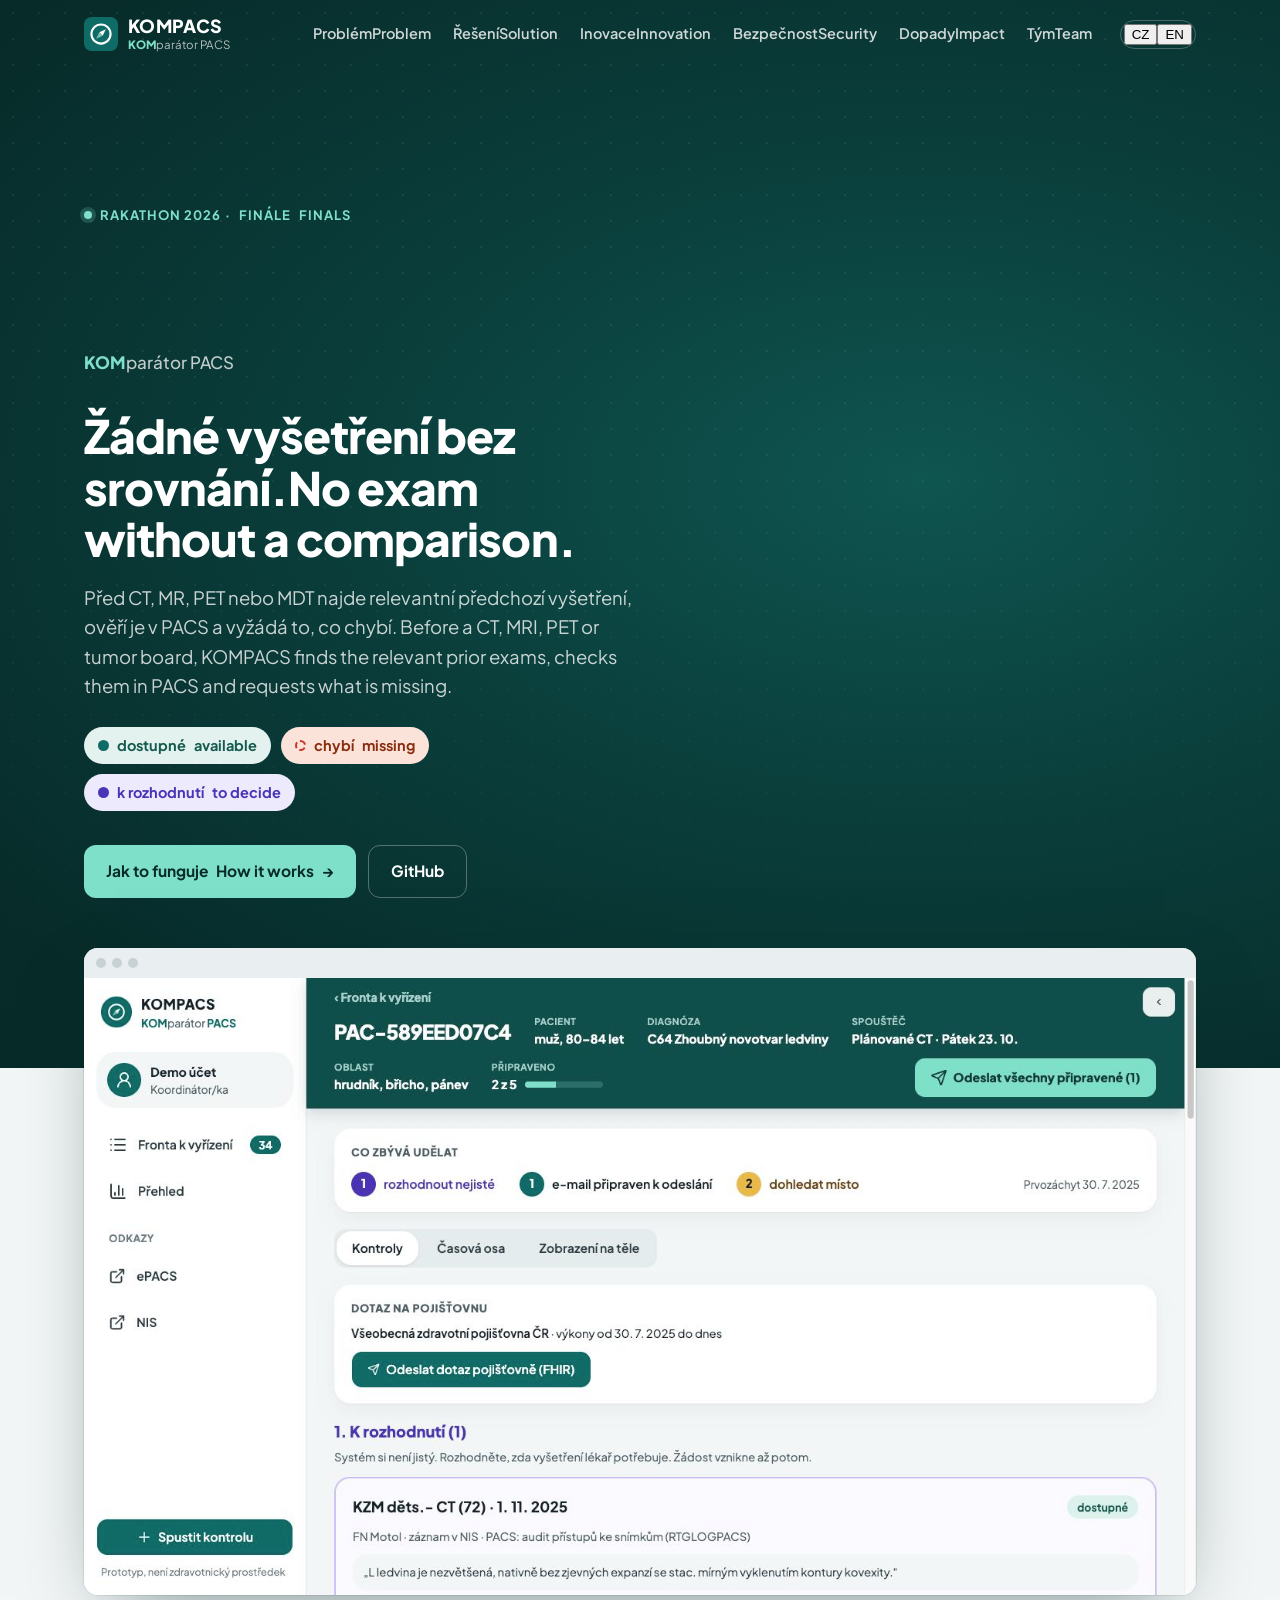
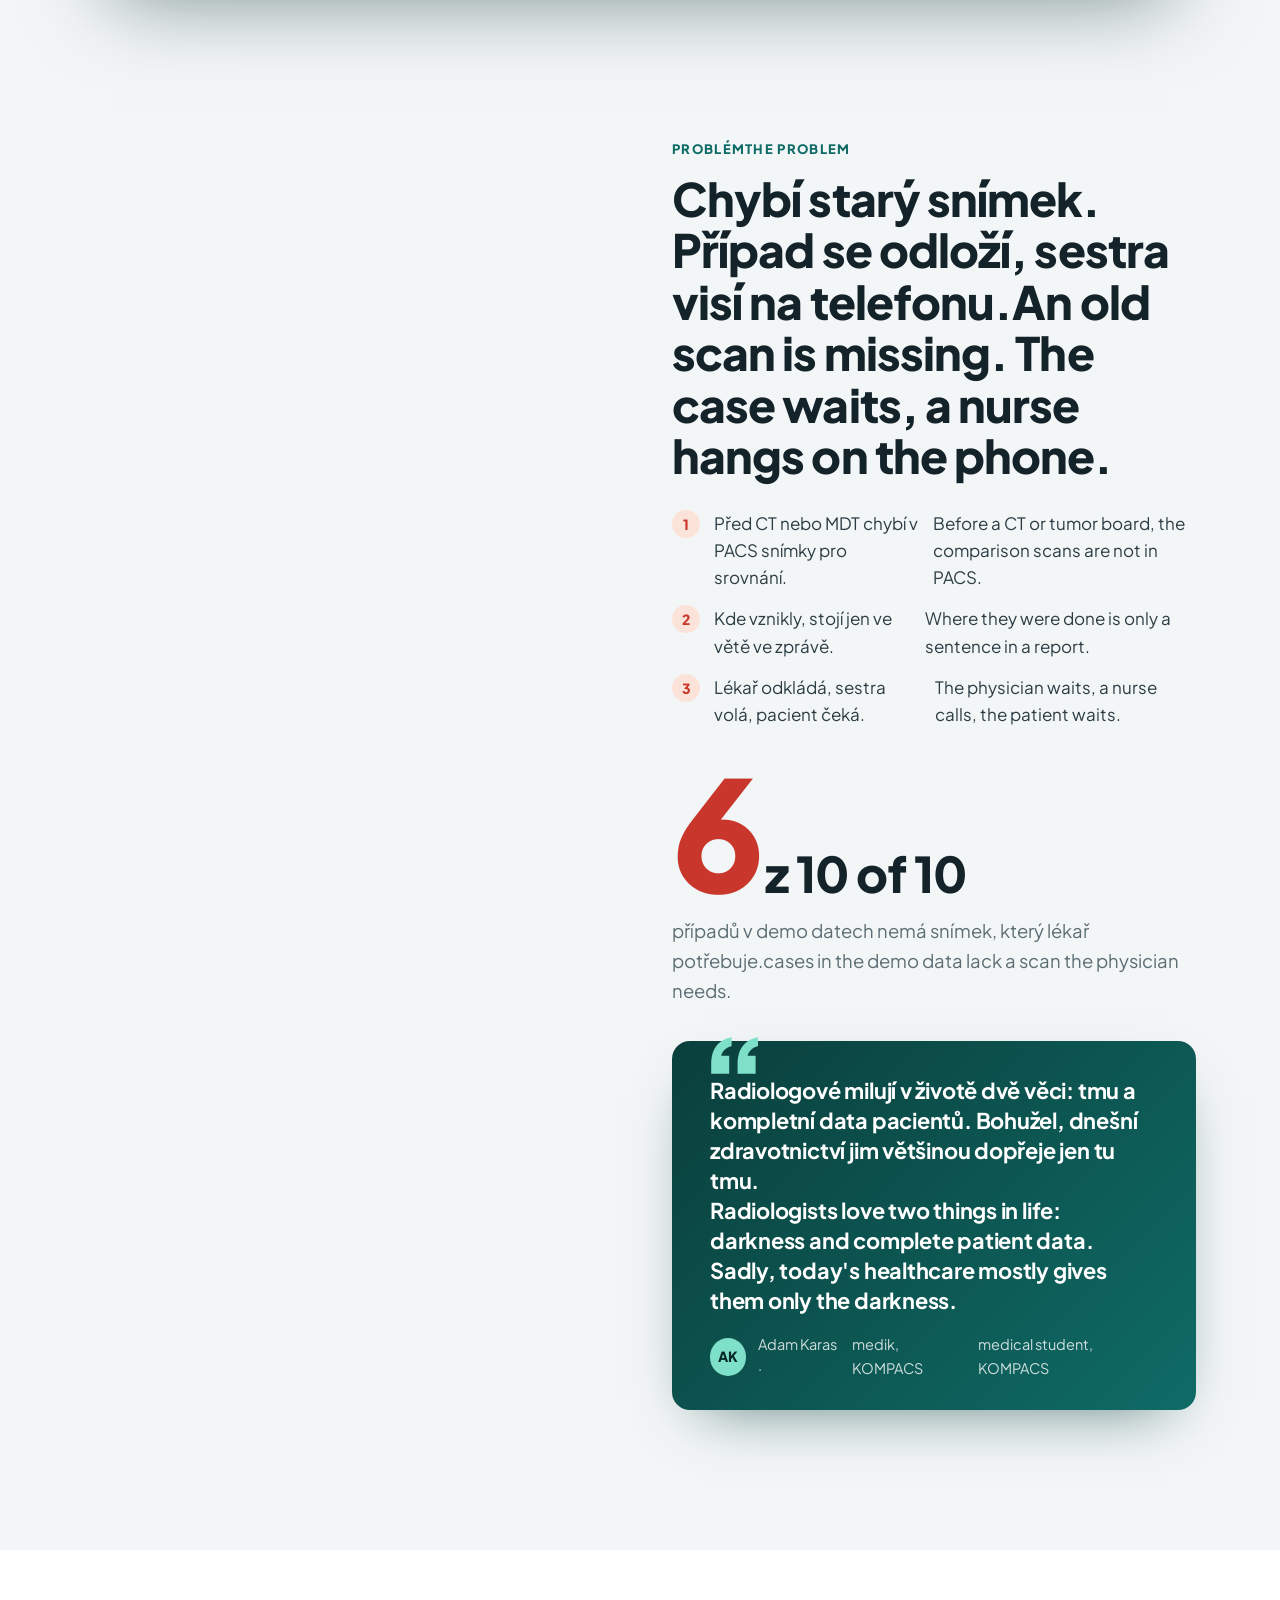
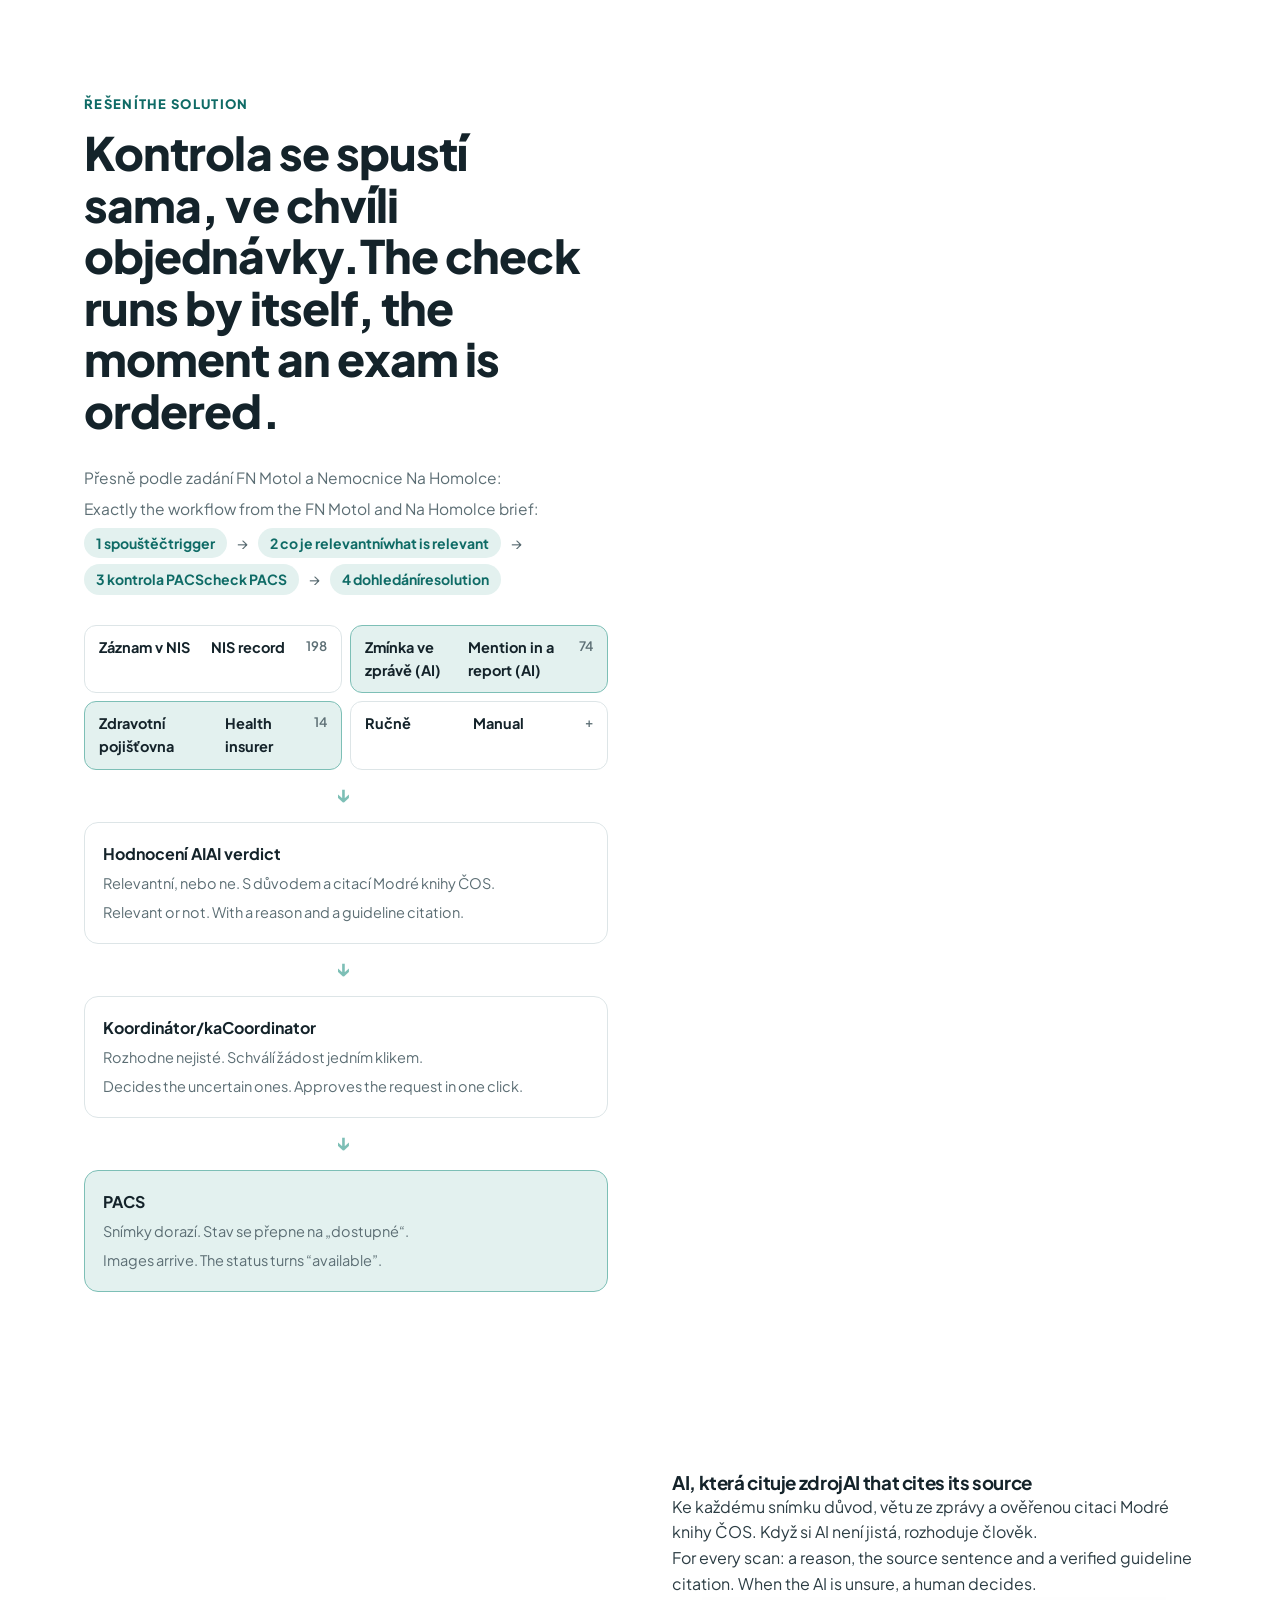
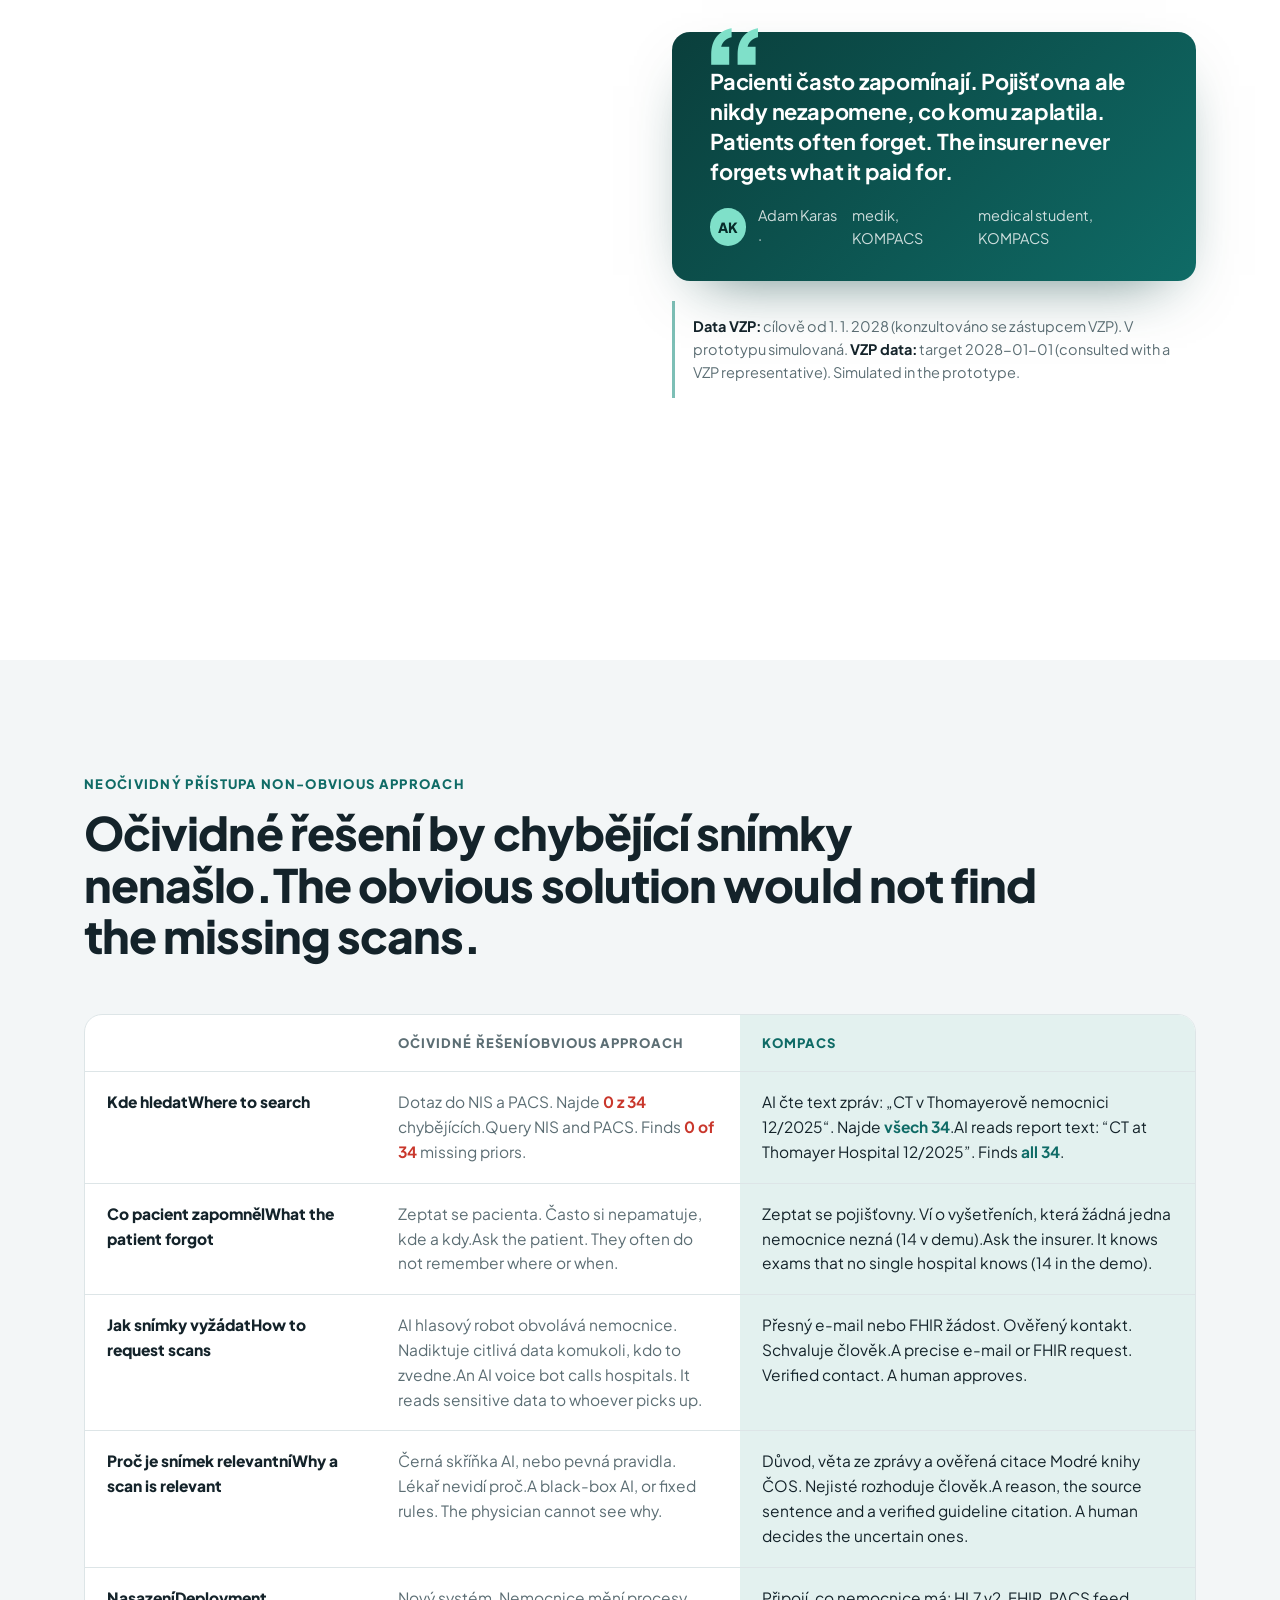
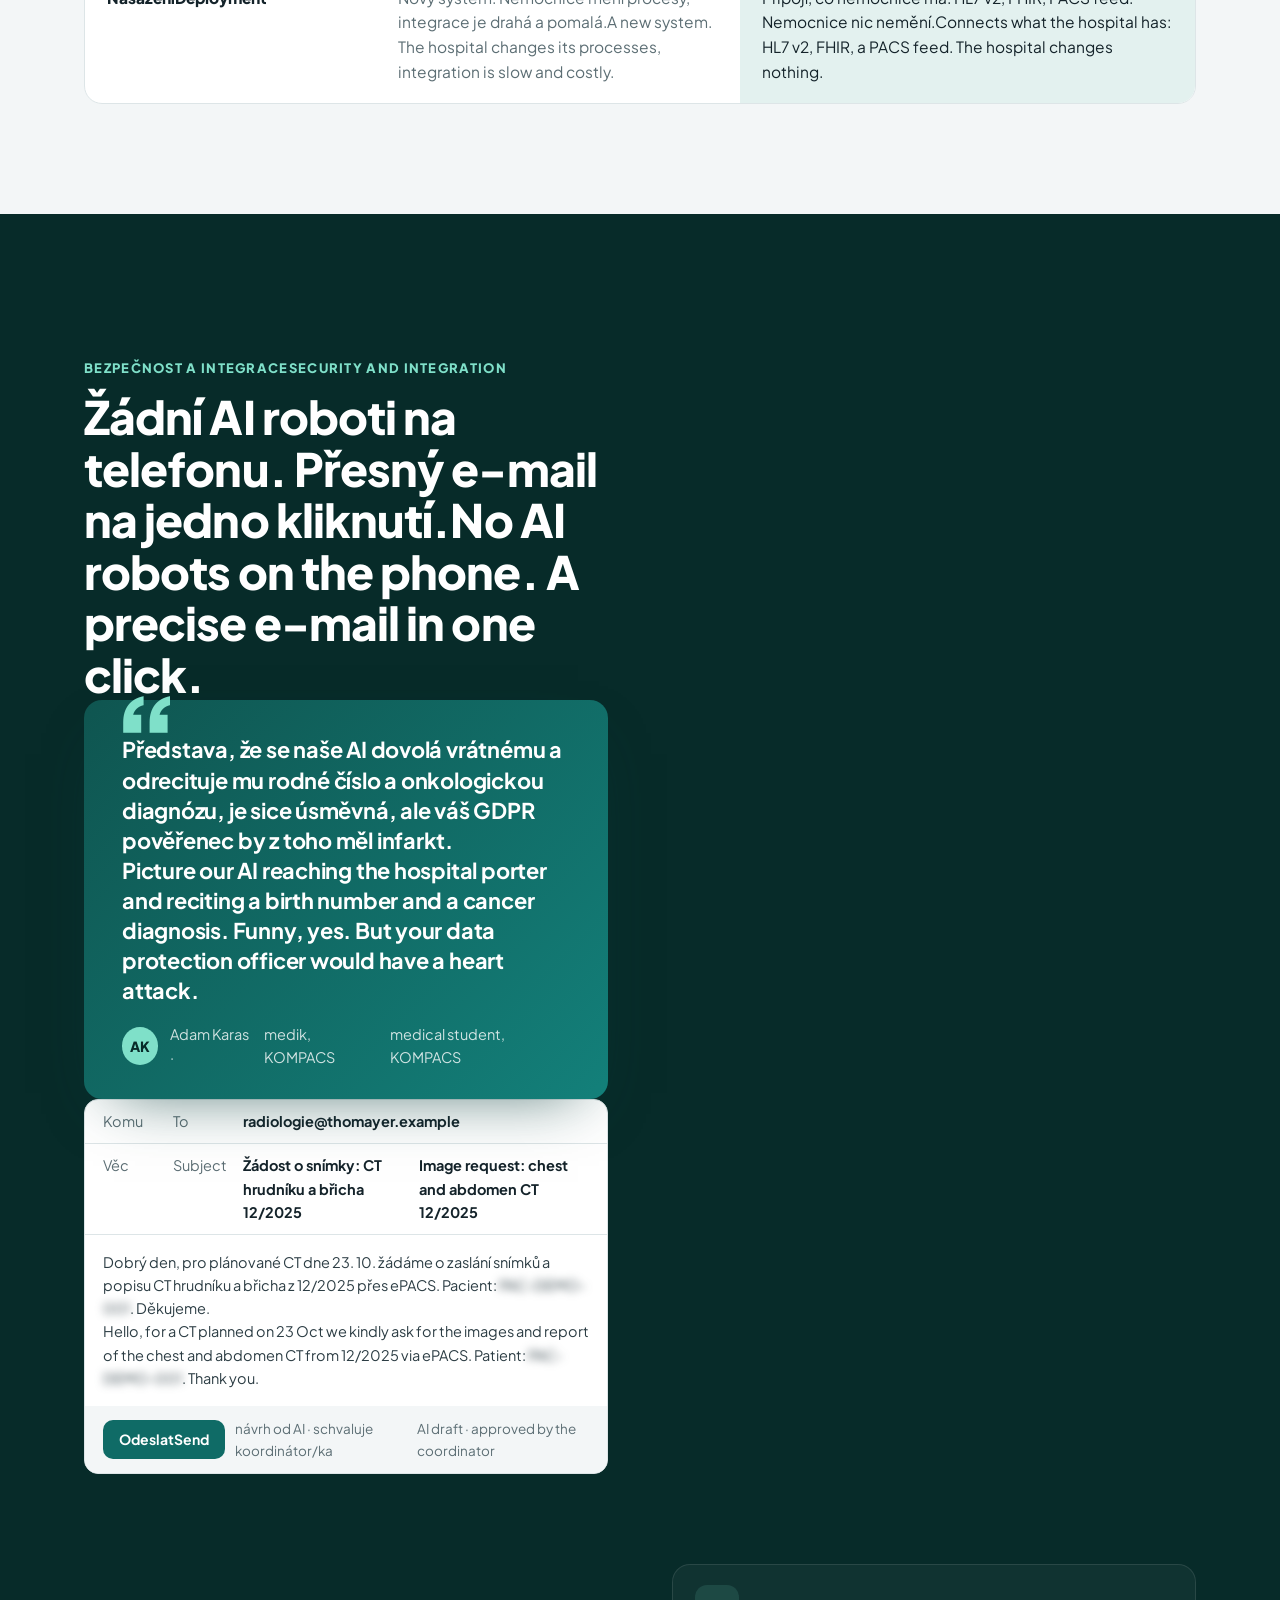
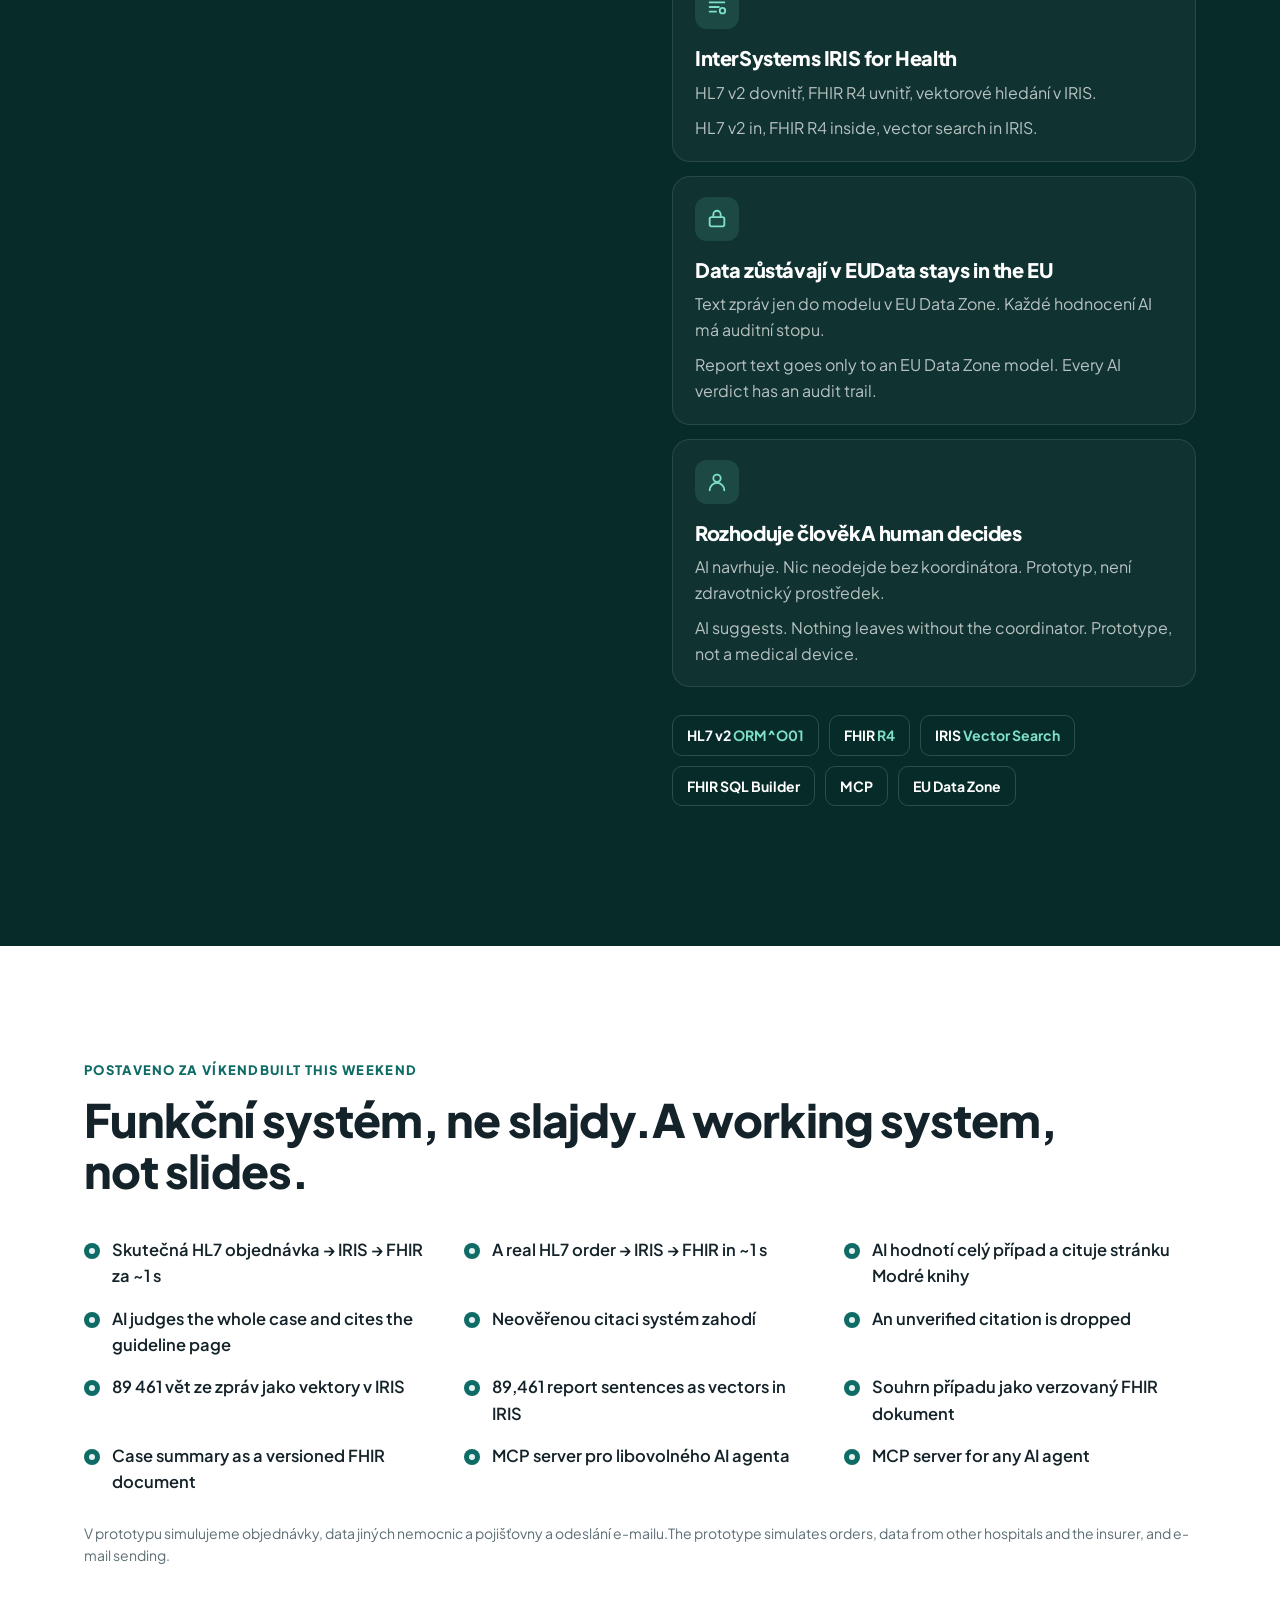
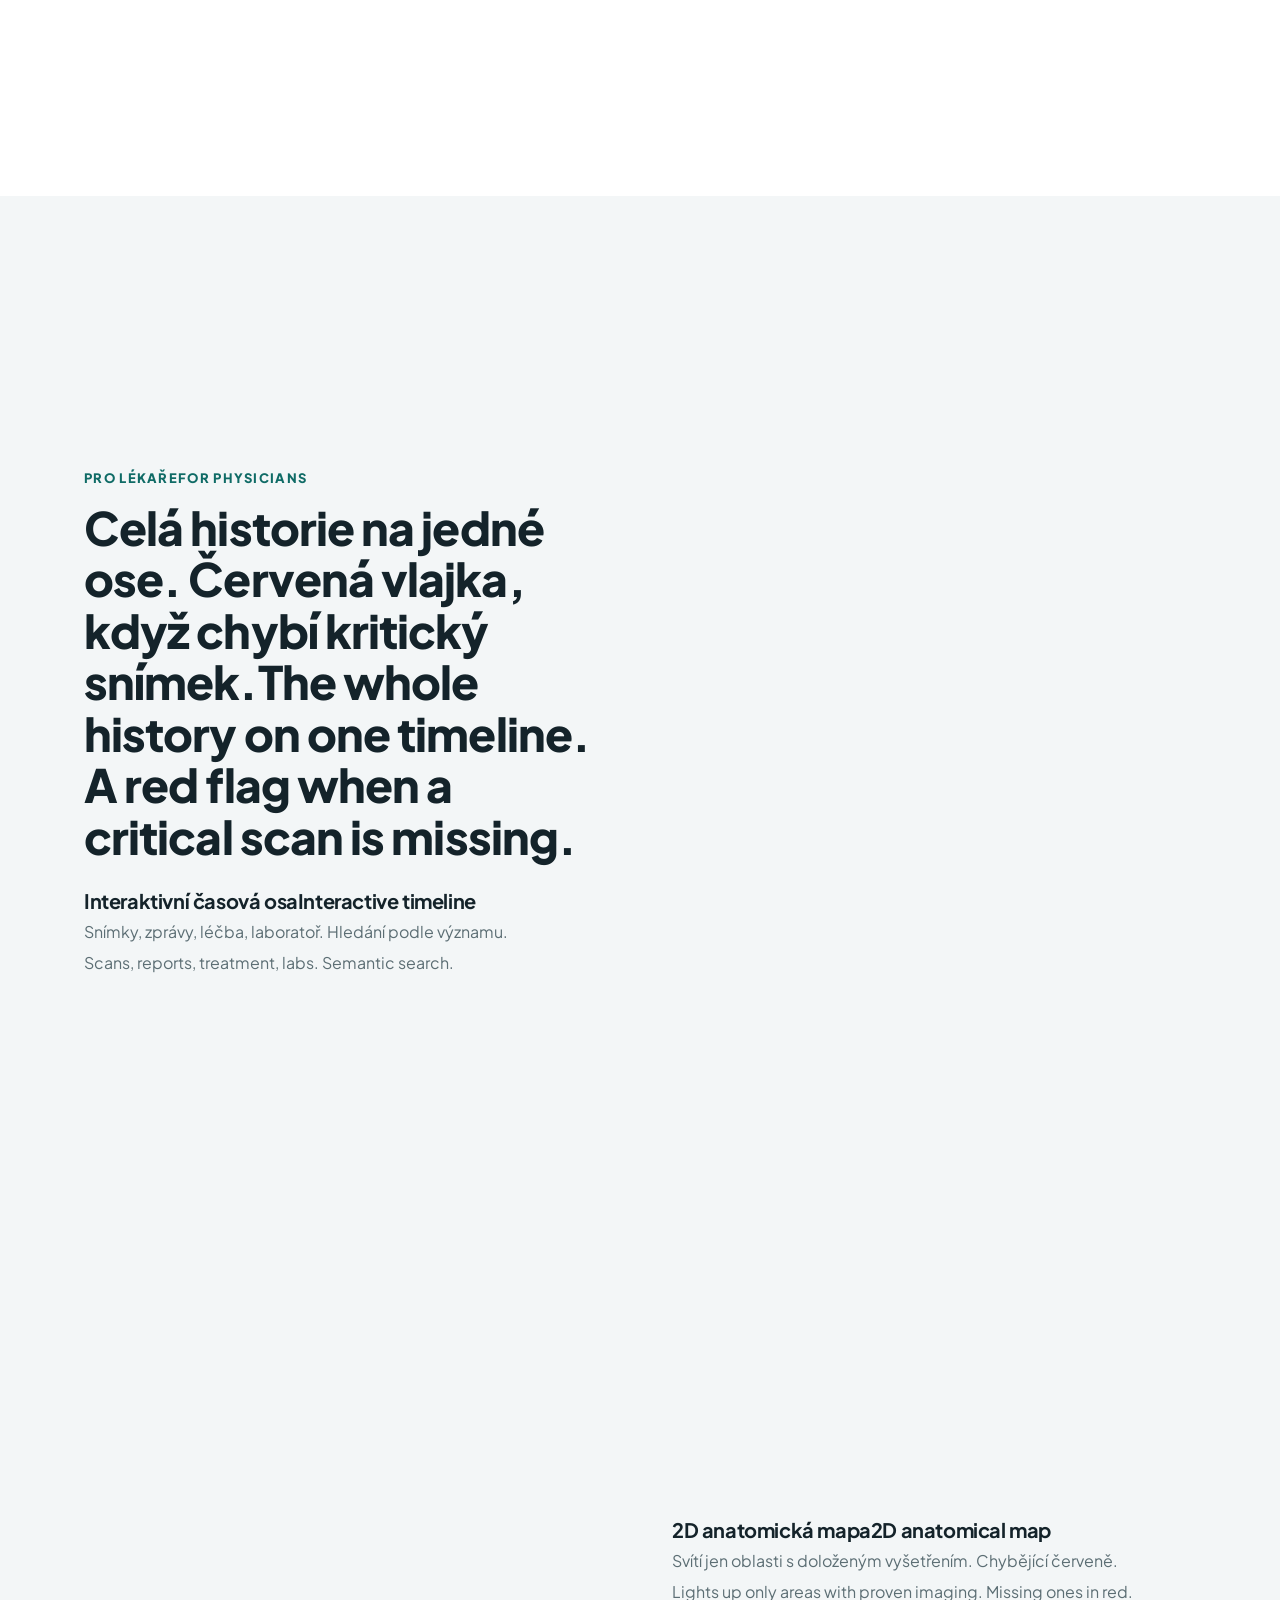
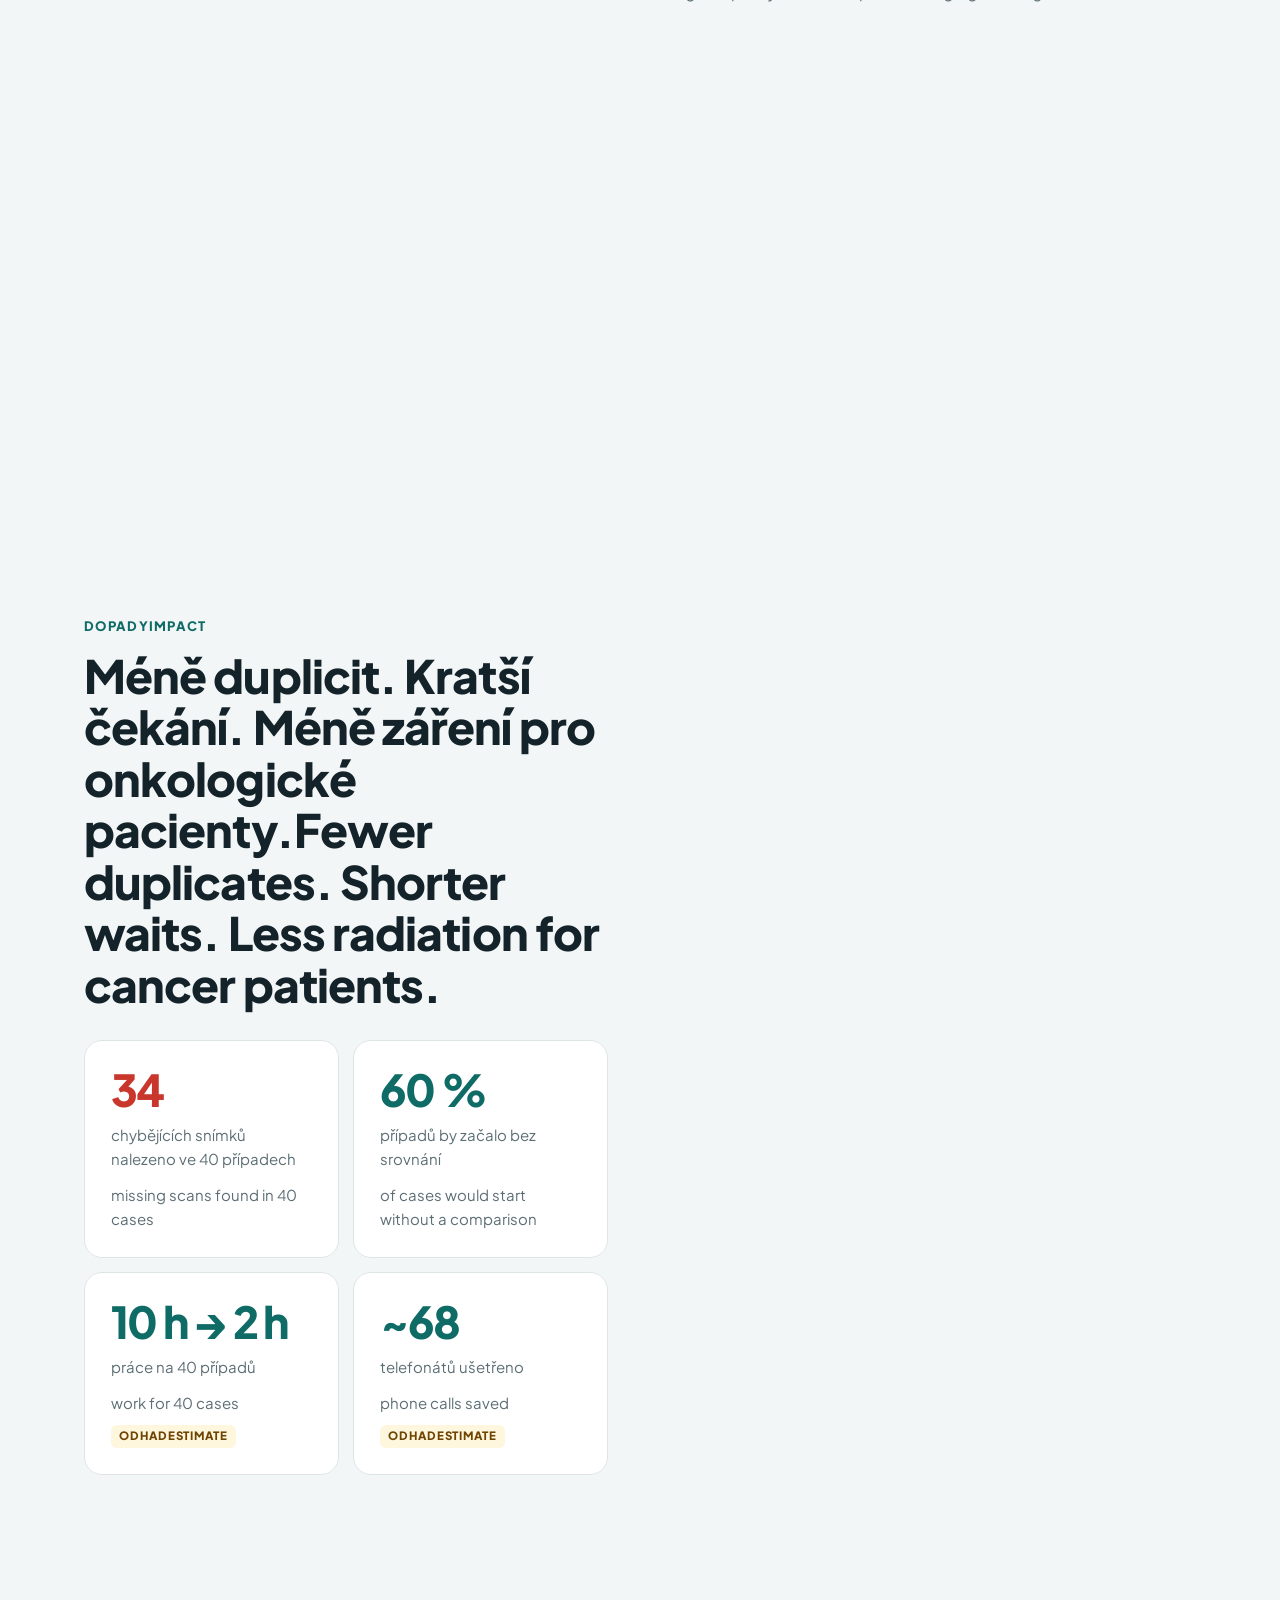
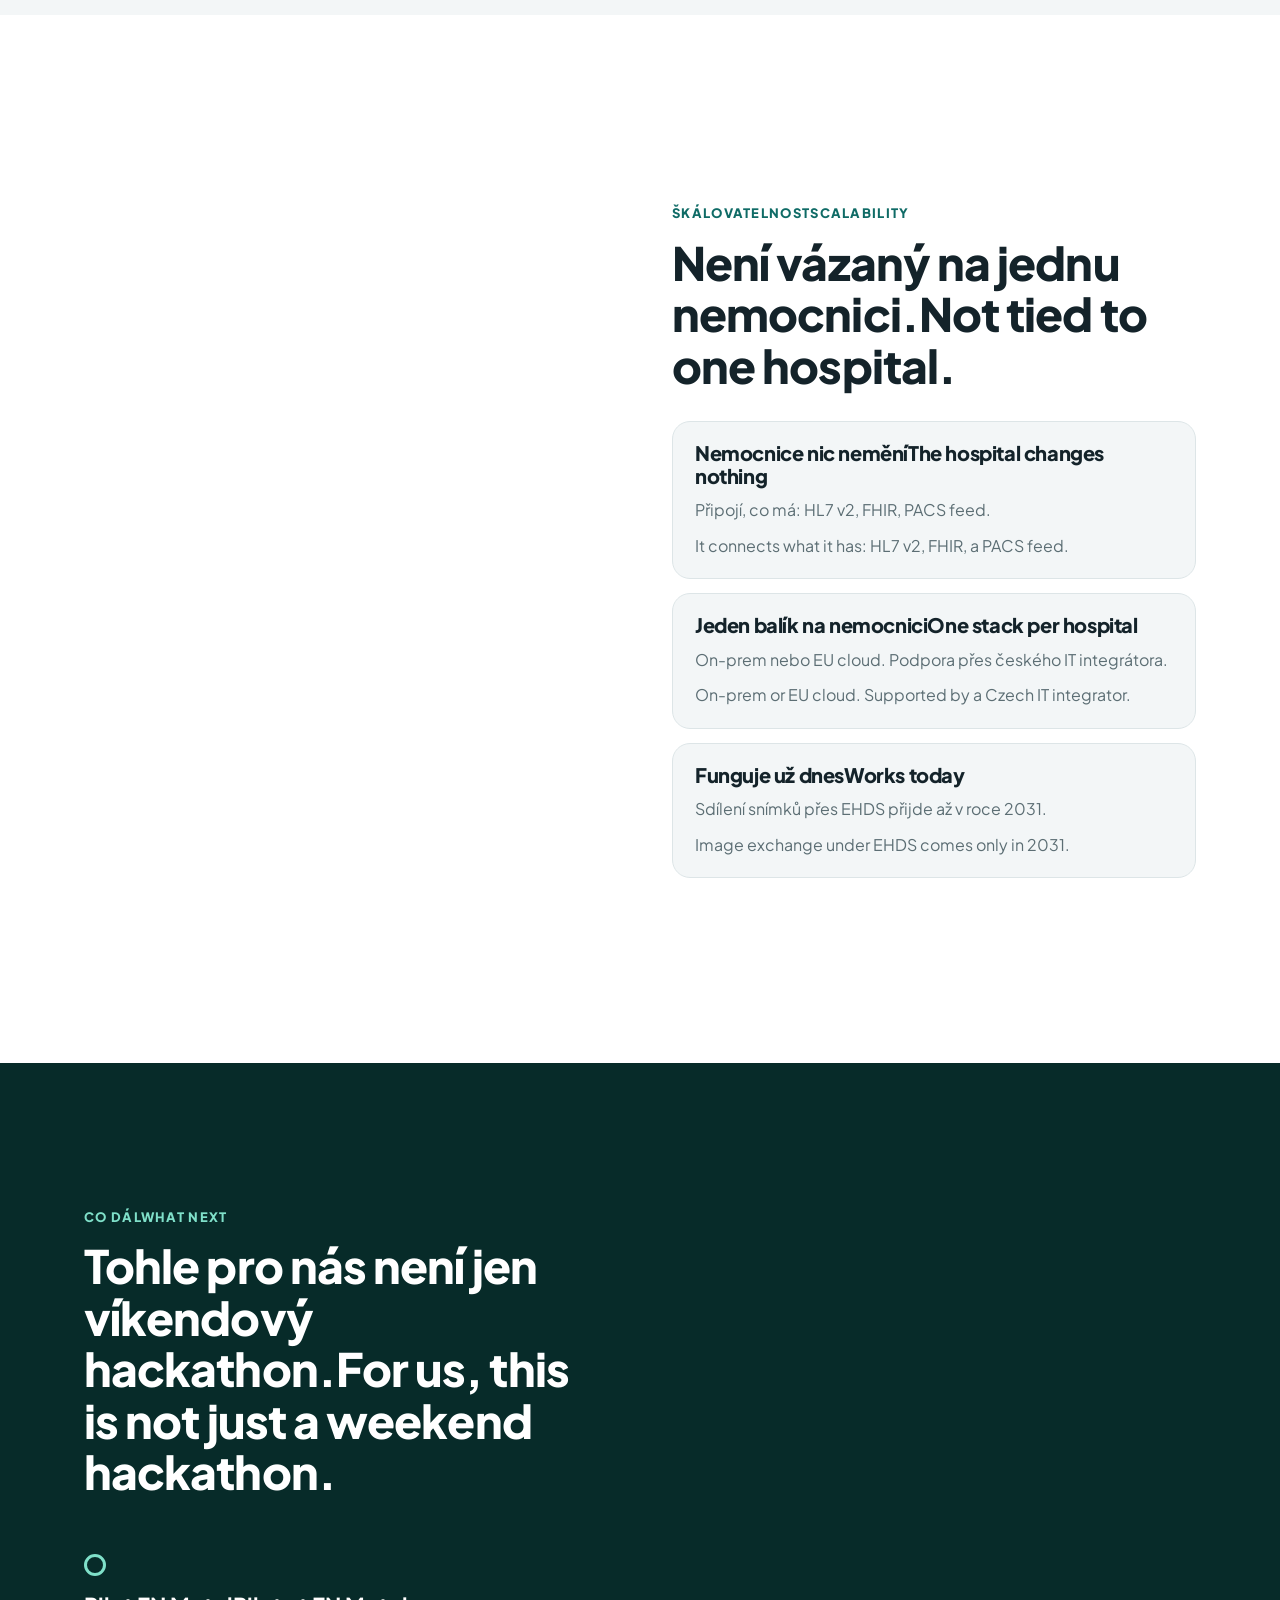
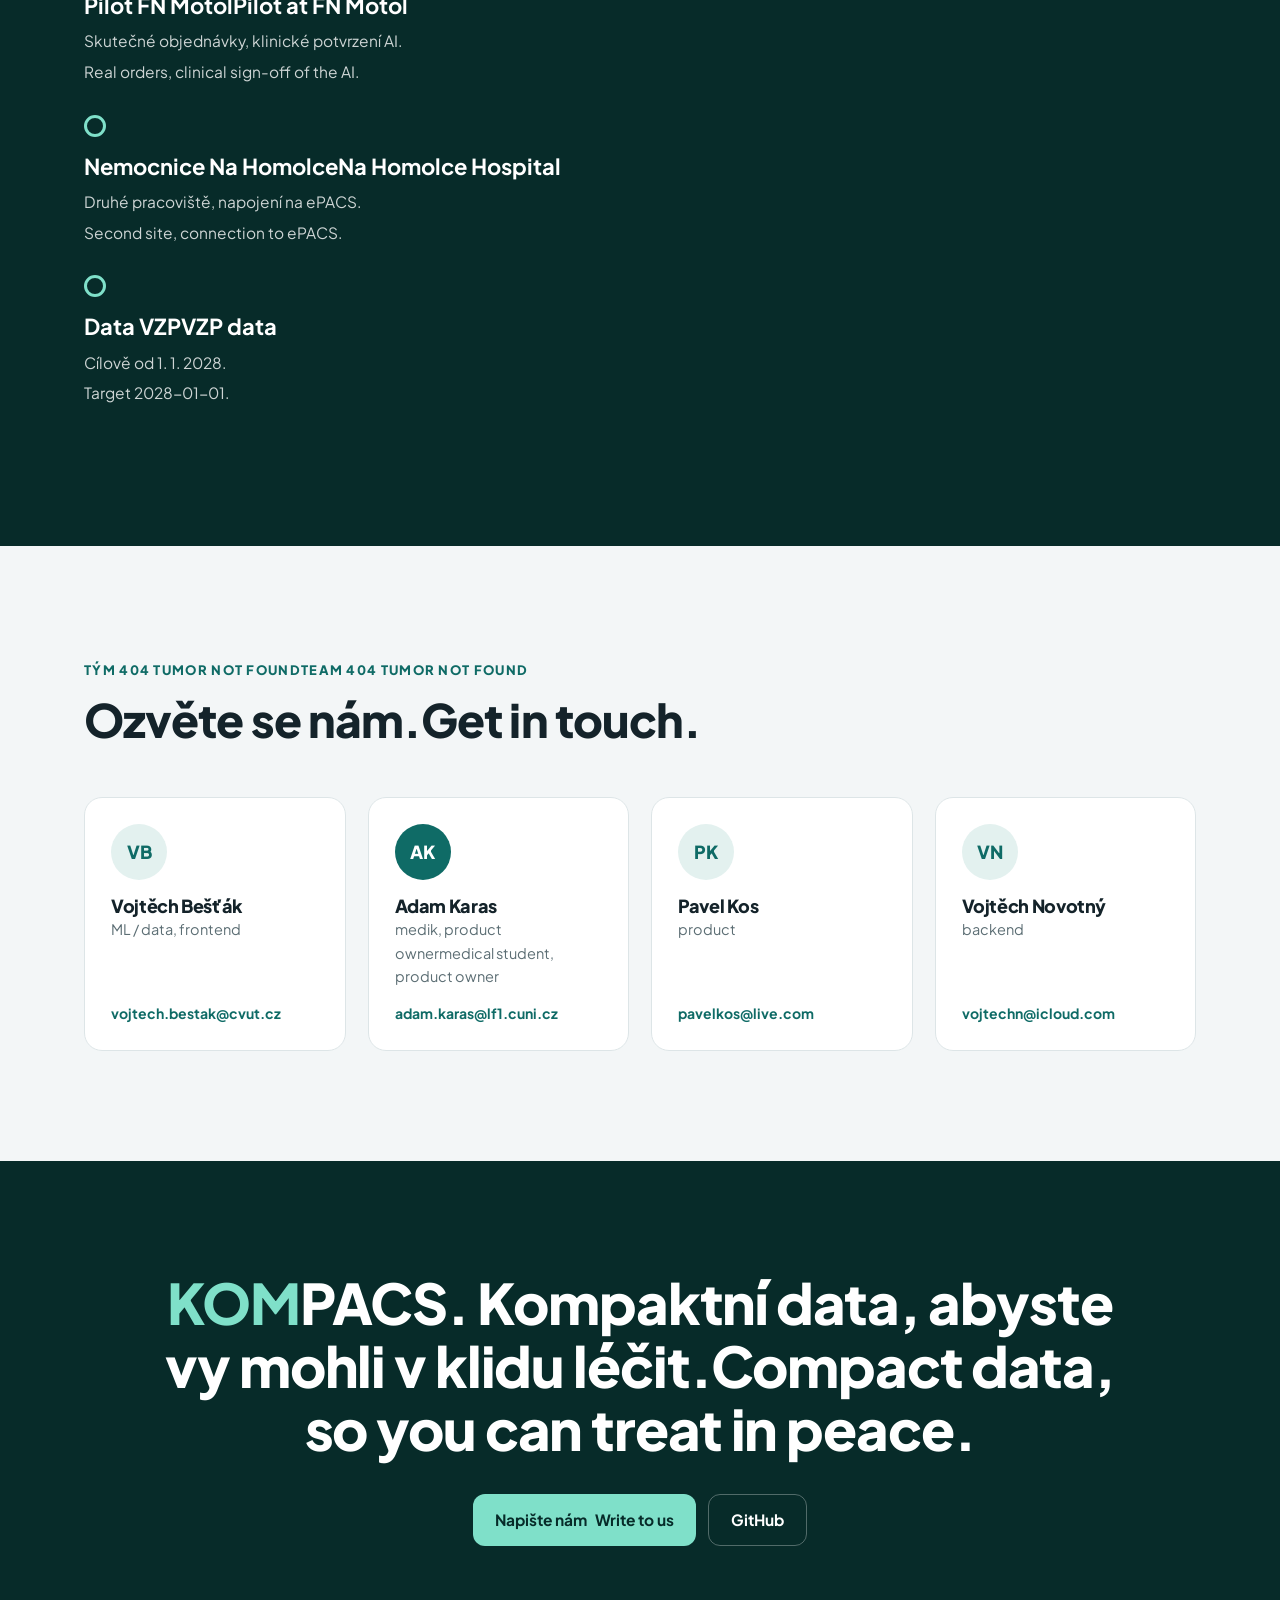
<file: lab-m1.html>
<!doctype html>
<html lang="cs" data-lang="cs">
<head>
<meta charset="utf-8">
<meta name="viewport" content="width=device-width, initial-scale=1">
<title>KOMPACS lab M1</title>
<meta name="description" content="KOMPACS najde před CT, MR, PET nebo MDT relevantní předchozí vyšetření, ověří je v PACS a připraví žádost o to, co chybí. Rakathon 2026.">
<meta property="og:title" content="KOMPACS · Žádné vyšetření bez srovnání.">
<meta property="og:description" content="Před CT, MR, PET nebo MDT najde relevantní předchozí vyšetření, ověří je v PACS a vyžádá to, co chybí.">
<meta property="og:image" content="https://kompacs.cz/assets/og.png">
<meta property="og:url" content="https://kompacs.cz/">
<meta name="twitter:card" content="summary_large_image">
<meta name="theme-color" content="#072B29">
<link rel="icon" href="assets/favicon.svg" type="image/svg+xml">
<link rel="preconnect" href="https://fonts.googleapis.com">
<link rel="preconnect" href="https://fonts.gstatic.com" crossorigin>
<link rel="stylesheet" href="https://fonts.googleapis.com/css2?family=Plus+Jakarta+Sans:wght@400;500;600;700;800&display=swap">
<link rel="stylesheet" href="style.css">
<link rel="stylesheet" href="lab-mesh.css">
<script>if (!matchMedia('(prefers-reduced-motion: reduce)').matches) document.documentElement.classList.add('pre-anim')</script>
</head>
<body>

<header class="nav" id="nav">
  <div class="wrap">
    <a class="brand" href="#top" aria-label="KOMPACS">
      <img src="assets/favicon.svg" alt="">
      <span><b>KOMPACS</b><small><span class="kom">KOM</span>parátor PACS</small></span>
    </a>
    <nav class="nav-links">
      <a href="#problem"><span data-l="cs">Problém</span><span data-l="en">Problem</span></a>
      <a href="#reseni"><span data-l="cs">Řešení</span><span data-l="en">Solution</span></a>
      <a href="#jinak"><span data-l="cs">Inovace</span><span data-l="en">Innovation</span></a>
      <a href="#bezpecnost"><span data-l="cs">Bezpečnost</span><span data-l="en">Security</span></a>
      <a href="#dopady"><span data-l="cs">Dopady</span><span data-l="en">Impact</span></a>
      <a href="#tym"><span data-l="cs">Tým</span><span data-l="en">Team</span></a>
    </nav>
    <div class="lang" role="group" aria-label="Jazyk / Language">
      <button type="button" data-set="cs">CZ</button>
      <button type="button" data-set="en">EN</button>
    </div>
  </div>
</header>

<main id="top">

<section class="hero" aria-label="KOMPACS">
  <div class="wrap">
    <div class="hero-copy">
      <span class="eyebrow">Rakathon 2026 · <span data-l="cs">finále</span><span data-l="en">finals</span></span>
      <div class="wordmark" id="wordmark" aria-label="KOMPACS">
        <span class="k">K</span><span class="k">O</span><span class="k">M</span><span>P</span><span>A</span><span class="c" id="wm-c">C</span><span>S</span>
      </div>
      <p class="expand"><span class="kom">KOM</span>parátor PACS</p>
      <h1><span data-l="cs">Žádné vyšetření bez srovnání.</span><span data-l="en">No exam without a comparison.</span></h1>
      <p class="lead">
        <span data-l="cs">Před CT, MR, PET nebo MDT najde relevantní předchozí vyšetření, ověří je v PACS a vyžádá to, co chybí.</span>
        <span data-l="en">Before a CT, MRI, PET or tumor board, KOMPACS finds the relevant prior exams, checks them in PACS and requests what is missing.</span>
      </p>
      <div class="chips">
        <span class="chip ok"><i></i><span data-l="cs">dostupné</span><span data-l="en">available</span></span>
        <span class="chip miss"><i></i><span data-l="cs">chybí</span><span data-l="en">missing</span></span>
        <span class="chip dec"><i></i><span data-l="cs">k rozhodnutí</span><span data-l="en">to decide</span></span>
      </div>
      <div class="ctas">
        <a class="btn primary" href="#reseni"><span data-l="cs">Jak to funguje</span><span data-l="en">How it works</span> →</a>
        <a class="btn ghost" href="https://github.com/404-tumor-not-found/rakathon" target="_blank" rel="noopener">GitHub</a>
      </div>
    </div>
    <div class="slot">
    <div class="stage" id="stage">
      <svg id="compass" viewBox="-400 -400 800 800" role="img" aria-label="Kompas hledá chybějící předchozí vyšetření / A compass finds a missing prior exam">
        <defs>
          <radialGradient id="glow" r="0.5">
            <stop offset="0" stop-color="#7FE0C9" stop-opacity=".22"/>
            <stop offset="1" stop-color="#7FE0C9" stop-opacity="0"/>
          </radialGradient>
        </defs>
        <circle r="300" fill="url(#glow)"/>
        <g id="ring"></g>
        <g id="rose"></g>
        <line id="beam" x1="0" y1="0" x2="0" y2="-270" stroke="#7FE0C9" stroke-width="2" stroke-linecap="round" opacity="0"/>
        <g id="priors"></g>
        <g id="needle">
          <polygon points="0,-205 0,0 -15,0" fill="#FFFFFF"/>
          <polygon points="0,-205 15,0 0,0" fill="#CFE9E4"/>
          <polygon points="0,90 -15,0 0,0" fill="#0E4B47"/>
          <polygon points="0,90 0,0 15,0" fill="#08332F"/>
          <circle r="17" fill="#FFFFFF"/>
          <circle r="7" fill="#0F6B66"/>
        </g>
      </svg>
      <p class="caption" id="caption" aria-live="polite">
        <span data-step="0"><span data-l="cs">Hledám předchozí vyšetření…</span><span data-l="en">Searching prior exams…</span></span>
        <span data-step="1" hidden><span class="miss">● </span><span data-l="cs">Nalezeno ve zprávě, <b class="miss">chybí v PACS</b></span><span data-l="en">Found in a report, <b class="miss">missing in PACS</b></span></span>
        <span data-step="2" hidden><span data-l="cs">Žádost odeslána → <b>dostupné v PACS</b></span><span data-l="en">Request sent → <b>available in PACS</b></span></span>
      </p>
    </div>
    </div>
  </div>
  <a class="scroll-hint" href="#ukazka">↓ <span data-l="cs">dál</span><span data-l="en">scroll</span></a>
</section>

<div class="wrap showcase" id="ukazka">
  <div class="frame reveal">
    <div class="bar"><i></i><i></i><i></i></div>
    <!-- Video slot: replace the img with
    <video src="assets/demo.mp4" poster="assets/app-case.jpg" autoplay muted loop playsinline></video> -->
    <img src="assets/app-case.jpg" alt="KOMPACS: detail případu s úkoly koordinátora / KOMPACS case detail" width="1440" height="799">
  </div>
</div>

<section id="problem">
  <div class="wrap">
<div class="split rev" data-scene="scatter">
<div class="txt">
<div class="reveal">
      <span class="kicker"><span data-l="cs">Problém</span><span data-l="en">The problem</span></span>
      <h2><span data-l="cs">Chybí starý snímek. Případ se odloží, sestra visí na telefonu.</span><span data-l="en">An old scan is missing. The case waits, a nurse hangs on the phone.</span></h2>
      <ul class="steps">
        <li><span>1</span><div data-l="cs">Před CT nebo MDT chybí v PACS snímky pro srovnání.</div><div data-l="en">Before a CT or tumor board, the comparison scans are not in PACS.</div></li>
        <li><span>2</span><div data-l="cs">Kde vznikly, stojí jen ve větě ve zprávě.</div><div data-l="en">Where they were done is only a sentence in a report.</div></li>
        <li><span>3</span><div data-l="cs">Lékař odkládá, sestra volá, pacient čeká.</div><div data-l="en">The physician waits, a nurse calls, the patient waits.</div></li>
      </ul>
</div>
<div class="reveal" style="margin-top:34px">
      <div class="big-stat"><span data-count="6">6</span><small data-l="cs">z 10</small><small data-l="en">of 10</small></div>
      <p class="sub"><span data-l="cs">případů v demo datech nemá snímek, který lékař potřebuje.</span><span data-l="en">cases in the demo data lack a scan the physician needs.</span></p>
</div>
    <blockquote class="quote reveal">
      <p data-l="cs">Radiologové milují v životě dvě věci: tmu a kompletní data pacientů. Bohužel, dnešní zdravotnictví jim většinou dopřeje jen tu tmu.</p>
      <p data-l="en">Radiologists love two things in life: darkness and complete patient data. Sadly, today's healthcare mostly gives them only the darkness.</p>
      <footer><span class="avatar">AK</span>Adam Karas · <span data-l="cs">medik, KOMPACS</span><span data-l="en">medical student, KOMPACS</span></footer>
    </blockquote>
</div>
<div class="slot"></div>
</div>
  </div>
</section>

<section id="reseni" class="alt">
  <div class="wrap">
<div class="split" data-scene="lanes">
<div class="txt">
    <span class="kicker reveal"><span data-l="cs">Řešení</span><span data-l="en">The solution</span></span>
    <h2 class="reveal"><span data-l="cs">Kontrola se spustí sama, ve chvíli objednávky.</span><span data-l="en">The check runs by itself, the moment an exam is ordered.</span></h2>
    <p class="fit reveal"><span data-l="cs">Přesně podle zadání FN Motol a Nemocnice Na Homolce:</span><span data-l="en">Exactly the workflow from the FN Motol and Na Homolce brief:</span>
      <b>1 <span data-l="cs">spouštěč</span><span data-l="en">trigger</span></b> → <b>2 <span data-l="cs">co je relevantní</span><span data-l="en">what is relevant</span></b> → <b>3 <span data-l="cs">kontrola PACS</span><span data-l="en">check PACS</span></b> → <b>4 <span data-l="cs">dohledání</span><span data-l="en">resolution</span></b></p>
    <div class="flow reveal">
      <div class="sources">
        <div class="src"><span data-l="cs">Záznam v NIS</span><span data-l="en">NIS record</span><em>198</em></div>
        <div class="src hl"><span data-l="cs">Zmínka ve zprávě (AI)</span><span data-l="en">Mention in a report (AI)</span><em>74</em></div>
        <div class="src hl"><span data-l="cs">Zdravotní pojišťovna</span><span data-l="en">Health insurer</span><em>14</em></div>
        <div class="src"><span data-l="cs">Ručně</span><span data-l="en">Manual</span><em>+</em></div>
      </div>
      <div class="arrow">→</div>
      <div class="node"><b><span data-l="cs">Hodnocení AI</span><span data-l="en">AI verdict</span></b><p data-l="cs">Relevantní, nebo ne. S důvodem a citací Modré knihy ČOS.</p><p data-l="en">Relevant or not. With a reason and a guideline citation.</p></div>
      <div class="arrow">→</div>
      <div class="node"><b><span data-l="cs">Koordinátor/ka</span><span data-l="en">Coordinator</span></b><p data-l="cs">Rozhodne nejisté. Schválí žádost jedním klikem.</p><p data-l="en">Decides the uncertain ones. Approves the request in one click.</p></div>
      <div class="arrow">→</div>
      <div class="node ok"><b>PACS</b><p data-l="cs">Snímky dorazí. Stav se přepne na „dostupné“.</p><p data-l="en">Images arrive. The status turns “available”.</p></div>
    </div>
</div>
<div class="slot"></div>
</div>
<div class="split rev" data-scene="verdict">
<div class="txt">
      <div class="copy reveal">
        <h3><span data-l="cs">AI, která cituje zdroj</span><span data-l="en">AI that cites its source</span></h3>
        <p data-l="cs">Ke každému snímku důvod, větu ze zprávy a ověřenou citaci Modré knihy ČOS. Když si AI není jistá, rozhoduje člověk.</p>
        <p data-l="en">For every scan: a reason, the source sentence and a verified guideline citation. When the AI is unsure, a human decides.</p>
      </div>
    <blockquote class="quote reveal">
      <p data-l="cs">Pacienti často zapomínají. Pojišťovna ale nikdy nezapomene, co komu zaplatila.</p>
      <p data-l="en">Patients often forget. The insurer never forgets what it paid for.</p>
      <footer><span class="avatar">AK</span>Adam Karas · <span data-l="cs">medik, KOMPACS</span><span data-l="en">medical student, KOMPACS</span></footer>
    </blockquote>
    <p class="note reveal">
      <span data-l="cs"><b>Data VZP:</b> cílově od 1. 1. 2028 (konzultováno se zástupcem VZP). V prototypu simulovaná.</span>
      <span data-l="en"><b>VZP data:</b> target 2028-01-01 (consulted with a VZP representative). Simulated in the prototype.</span>
    </p>
</div>
<div class="slot"></div>
</div>
  </div>
</section>

<section id="jinak">
  <div class="wrap">
<div class="rest-block" data-scene="compass" data-place="rest">
    <span class="kicker reveal"><span data-l="cs">Neočividný přístup</span><span data-l="en">A non-obvious approach</span></span>
    <h2 class="reveal"><span data-l="cs">Očividné řešení by chybějící snímky nenašlo.</span><span data-l="en">The obvious solution would not find the missing scans.</span></h2>
    <div class="compare reveal">
      <div class="ch"></div>
      <div class="ch"><span data-l="cs">Očividné řešení</span><span data-l="en">Obvious approach</span></div>
      <div class="ch us">KOMPACS</div>

      <div class="rh"><span data-l="cs">Kde hledat</span><span data-l="en">Where to search</span></div>
      <div class="them"><span data-l="cs">Dotaz do NIS a PACS. Najde <b>0 z 34</b> chybějících.</span><span data-l="en">Query NIS and PACS. Finds <b>0 of 34</b> missing priors.</span></div>
      <div class="us"><span data-l="cs">AI čte text zpráv: „CT v Thomayerově nemocnici 12/2025“. Najde <b>všech 34</b>.</span><span data-l="en">AI reads report text: “CT at Thomayer Hospital 12/2025”. Finds <b>all 34</b>.</span></div>

      <div class="rh"><span data-l="cs">Co pacient zapomněl</span><span data-l="en">What the patient forgot</span></div>
      <div class="them"><span data-l="cs">Zeptat se pacienta. Často si nepamatuje, kde a kdy.</span><span data-l="en">Ask the patient. They often do not remember where or when.</span></div>
      <div class="us"><span data-l="cs">Zeptat se pojišťovny. Ví o vyšetřeních, která žádná jedna nemocnice nezná (14 v demu).</span><span data-l="en">Ask the insurer. It knows exams that no single hospital knows (14 in the demo).</span></div>

      <div class="rh"><span data-l="cs">Jak snímky vyžádat</span><span data-l="en">How to request scans</span></div>
      <div class="them"><span data-l="cs">AI hlasový robot obvolává nemocnice. Nadiktuje citlivá data komukoli, kdo to zvedne.</span><span data-l="en">An AI voice bot calls hospitals. It reads sensitive data to whoever picks up.</span></div>
      <div class="us"><span data-l="cs">Přesný e-mail nebo FHIR žádost. Ověřený kontakt. Schvaluje člověk.</span><span data-l="en">A precise e-mail or FHIR request. Verified contact. A human approves.</span></div>

      <div class="rh"><span data-l="cs">Proč je snímek relevantní</span><span data-l="en">Why a scan is relevant</span></div>
      <div class="them"><span data-l="cs">Černá skříňka AI, nebo pevná pravidla. Lékař nevidí proč.</span><span data-l="en">A black-box AI, or fixed rules. The physician cannot see why.</span></div>
      <div class="us"><span data-l="cs">Důvod, věta ze zprávy a ověřená citace Modré knihy ČOS. Nejisté rozhoduje člověk.</span><span data-l="en">A reason, the source sentence and a verified guideline citation. A human decides the uncertain ones.</span></div>

      <div class="rh"><span data-l="cs">Nasazení</span><span data-l="en">Deployment</span></div>
      <div class="them"><span data-l="cs">Nový systém. Nemocnice mění procesy, integrace je drahá a pomalá.</span><span data-l="en">A new system. The hospital changes its processes, integration is slow and costly.</span></div>
      <div class="us"><span data-l="cs">Připojí, co nemocnice má: HL7 v2, FHIR, PACS feed. Nemocnice nic nemění.</span><span data-l="en">Connects what the hospital has: HL7 v2, FHIR, a PACS feed. The hospital changes nothing.</span></div>
    </div>
</div>
  </div>
</section>

<section id="bezpecnost" class="dark">
  <div class="wrap">
<div class="split" data-scene="envelope">
<div class="txt">
    <span class="kicker reveal"><span data-l="cs">Bezpečnost a integrace</span><span data-l="en">Security and integration</span></span>
    <h2 class="reveal"><span data-l="cs">Žádní AI roboti na telefonu. Přesný e-mail na jedno kliknutí.</span><span data-l="en">No AI robots on the phone. A precise e-mail in one click.</span></h2>
      <blockquote class="quote reveal" style="margin:0">
        <p data-l="cs">Představa, že se naše AI dovolá vrátnému a odrecituje mu rodné číslo a onkologickou diagnózu, je sice úsměvná, ale váš GDPR pověřenec by z toho měl infarkt.</p>
        <p data-l="en">Picture our AI reaching the hospital porter and reciting a birth number and a cancer diagnosis. Funny, yes. But your data protection officer would have a heart attack.</p>
        <footer><span class="avatar">AK</span>Adam Karas · <span data-l="cs">medik, KOMPACS</span><span data-l="en">medical student, KOMPACS</span></footer>
      </blockquote>
      <div class="mail reveal" aria-label="Ukázka návrhu e-mailu / Sample e-mail draft">
        <div class="row"><span data-l="cs">Komu</span><span data-l="en">To</span><b>radiologie@thomayer.example</b></div>
        <div class="row"><span data-l="cs">Věc</span><span data-l="en">Subject</span><b data-l="cs">Žádost o snímky: CT hrudníku a břicha 12/2025</b><b data-l="en">Image request: chest and abdomen CT 12/2025</b></div>
        <div class="body">
          <p data-l="cs">Dobrý den, pro plánované CT dne 23. 10. žádáme o zaslání snímků a popisu CT hrudníku a břicha z 12/2025 přes ePACS. Pacient: <span class="blur">PAC-DEMO-001</span>. Děkujeme.</p>
          <p data-l="en">Hello, for a CT planned on 23 Oct we kindly ask for the images and report of the chest and abdomen CT from 12/2025 via ePACS. Patient: <span class="blur">PAC-DEMO-001</span>. Thank you.</p>
        </div>
        <div class="act"><span class="send"><span data-l="cs">Odeslat</span><span data-l="en">Send</span></span><span class="hint" data-l="cs">návrh od AI · schvaluje koordinátor/ka</span><span class="hint" data-l="en">AI draft · approved by the coordinator</span></div>
      </div>
</div>
<div class="slot"></div>
</div>
<div class="split rev" data-scene="shield">
<div class="txt">
    <div class="grid g3">
      <div class="card reveal">
        <div class="icon"><svg viewBox="0 0 24 24" fill="none" stroke="currentColor" stroke-width="2" stroke-linecap="round" stroke-linejoin="round"><path d="M4 7h16M4 12h10M4 17h7"/><circle cx="18" cy="16" r="3"/></svg></div>
        <h3>InterSystems IRIS for Health</h3>
        <p data-l="cs">HL7 v2 dovnitř, FHIR R4 uvnitř, vektorové hledání v IRIS.</p>
        <p data-l="en">HL7 v2 in, FHIR R4 inside, vector search in IRIS.</p>
      </div>
      <div class="card reveal">
        <div class="icon"><svg viewBox="0 0 24 24" fill="none" stroke="currentColor" stroke-width="2" stroke-linecap="round" stroke-linejoin="round"><rect x="4" y="10" width="16" height="10" rx="2"/><path d="M8 10V7a4 4 0 0 1 8 0v3"/></svg></div>
        <h3><span data-l="cs">Data zůstávají v EU</span><span data-l="en">Data stays in the EU</span></h3>
        <p data-l="cs">Text zpráv jen do modelu v EU Data Zone. Každé hodnocení AI má auditní stopu.</p>
        <p data-l="en">Report text goes only to an EU Data Zone model. Every AI verdict has an audit trail.</p>
      </div>
      <div class="card reveal">
        <div class="icon"><svg viewBox="0 0 24 24" fill="none" stroke="currentColor" stroke-width="2" stroke-linecap="round" stroke-linejoin="round"><circle cx="12" cy="8" r="4"/><path d="M4 21a8 8 0 0 1 16 0"/></svg></div>
        <h3><span data-l="cs">Rozhoduje člověk</span><span data-l="en">A human decides</span></h3>
        <p data-l="cs">AI navrhuje. Nic neodejde bez koordinátora. Prototyp, není zdravotnický prostředek.</p>
        <p data-l="en">AI suggests. Nothing leaves without the coordinator. Prototype, not a medical device.</p>
      </div>
    </div>
    <div class="badges reveal">
      <span class="badge">HL7 v2 <em>ORM^O01</em></span><span class="badge">FHIR <em>R4</em></span><span class="badge">IRIS <em>Vector Search</em></span><span class="badge">FHIR SQL Builder</span><span class="badge">MCP</span><span class="badge">EU Data Zone</span>
    </div>
</div>
<div class="slot"></div>
</div>
  </div>
</section>

<section id="postaveno" class="alt">
  <div class="wrap">
<div class="rest-block" data-scene="compass" data-place="rest">
    <span class="kicker reveal"><span data-l="cs">Postaveno za víkend</span><span data-l="en">Built this weekend</span></span>
    <h2 class="reveal"><span data-l="cs">Funkční systém, ne slajdy.</span><span data-l="en">A working system, not slides.</span></h2>
    <ul class="ticks built-list reveal">
      <li data-l="cs">Skutečná HL7 objednávka → IRIS → FHIR za ~1 s</li><li data-l="en">A real HL7 order → IRIS → FHIR in ~1 s</li>
      <li data-l="cs">AI hodnotí celý případ a cituje stránku Modré knihy</li><li data-l="en">AI judges the whole case and cites the guideline page</li>
      <li data-l="cs">Neověřenou citaci systém zahodí</li><li data-l="en">An unverified citation is dropped</li>
      <li data-l="cs">89 461 vět ze zpráv jako vektory v IRIS</li><li data-l="en">89,461 report sentences as vectors in IRIS</li>
      <li data-l="cs">Souhrn případu jako verzovaný FHIR dokument</li><li data-l="en">Case summary as a versioned FHIR document</li>
      <li data-l="cs">MCP server pro libovolného AI agenta</li><li data-l="en">MCP server for any AI agent</li>
    </ul>
    <p class="footnote reveal"><span data-l="cs">V prototypu simulujeme objednávky, data jiných nemocnic a pojišťovny a odeslání e-mailu.</span><span data-l="en">The prototype simulates orders, data from other hospitals and the insurer, and e-mail sending.</span></p>
</div>
  </div>
</section>

<section id="lekari">
  <div class="wrap">
<div class="split" data-scene="timeline">
<div class="txt">
    <span class="kicker reveal"><span data-l="cs">Pro lékaře</span><span data-l="en">For physicians</span></span>
    <h2 class="reveal"><span data-l="cs">Celá historie na jedné ose. Červená vlajka, když chybí kritický snímek.</span><span data-l="en">The whole history on one timeline. A red flag when a critical scan is missing.</span></h2>
        <h3 class="illus-t"><span data-l="cs">Interaktivní časová osa</span><span data-l="en">Interactive timeline</span></h3>
        <p class="illus-p" data-l="cs">Snímky, zprávy, léčba, laboratoř. Hledání podle významu.</p>
        <p class="illus-p" data-l="en">Scans, reports, treatment, labs. Semantic search.</p>
</div>
<div class="slot"></div>
</div>
<div class="split rev" data-scene="body">
<div class="txt">
        <h3 class="illus-t"><span data-l="cs">2D anatomická mapa</span><span data-l="en">2D anatomical map</span></h3>
        <p class="illus-p" data-l="cs">Svítí jen oblasti s doloženým vyšetřením. Chybějící červeně.</p>
        <p class="illus-p" data-l="en">Lights up only areas with proven imaging. Missing ones in red.</p>
</div>
<div class="slot"></div>
</div>
  </div>
</section>

<section id="dopady">
  <div class="wrap">
<div class="split" data-scene="dose">
<div class="txt">
    <span class="kicker reveal"><span data-l="cs">Dopady</span><span data-l="en">Impact</span></span>
    <h2 class="reveal"><span data-l="cs">Méně duplicit. Kratší čekání. Méně záření pro onkologické pacienty.</span><span data-l="en">Fewer duplicates. Shorter waits. Less radiation for cancer patients.</span></h2>
    <div class="stats">
      <div class="stat red reveal"><b><span data-count="34">34</span></b><p data-l="cs">chybějících snímků nalezeno ve 40 případech</p><p data-l="en">missing scans found in 40 cases</p></div>
      <div class="stat reveal"><b><span data-count="60">60</span> %</b><p data-l="cs">případů by začalo bez srovnání</p><p data-l="en">of cases would start without a comparison</p></div>
      <div class="stat reveal"><b class="wide">10 h → 2 h</b><p data-l="cs">práce na 40 případů</p><p data-l="en">work for 40 cases</p><span class="est"><span data-l="cs">odhad</span><span data-l="en">estimate</span></span></div>
      <div class="stat reveal"><b>~<span data-count="68">68</span></b><p data-l="cs">telefonátů ušetřeno</p><p data-l="en">phone calls saved</p><span class="est"><span data-l="cs">odhad</span><span data-l="en">estimate</span></span></div>
    </div>
</div>
<div class="slot"></div>
</div>
  </div>
</section>

<section id="skala" class="alt">
  <div class="wrap">
<div class="split rev" data-scene="czmap">
<div class="txt">
    <span class="kicker reveal"><span data-l="cs">Škálovatelnost</span><span data-l="en">Scalability</span></span>
    <h2 class="reveal"><span data-l="cs">Není vázaný na jednu nemocnici.</span><span data-l="en">Not tied to one hospital.</span></h2>
    <div class="grid g3">
      <div class="card reveal"><h3><span data-l="cs">Nemocnice nic nemění</span><span data-l="en">The hospital changes nothing</span></h3><p data-l="cs">Připojí, co má: HL7 v2, FHIR, PACS feed.</p><p data-l="en">It connects what it has: HL7 v2, FHIR, a PACS feed.</p></div>
      <div class="card reveal"><h3><span data-l="cs">Jeden balík na nemocnici</span><span data-l="en">One stack per hospital</span></h3><p data-l="cs">On-prem nebo EU cloud. Podpora přes českého IT integrátora.</p><p data-l="en">On-prem or EU cloud. Supported by a Czech IT integrator.</p></div>
      <div class="card reveal"><h3><span data-l="cs">Funguje už dnes</span><span data-l="en">Works today</span></h3><p data-l="cs">Sdílení snímků přes EHDS přijde až v roce 2031.</p><p data-l="en">Image exchange under EHDS comes only in 2031.</p></div>
    </div>
</div>
<div class="slot"></div>
</div>
  </div>
</section>

<section class="dark">
  <div class="wrap">
<div class="split" data-scene="roadmap">
<div class="txt">
    <span class="kicker reveal"><span data-l="cs">Co dál</span><span data-l="en">What next</span></span>
    <h2 class="reveal"><span data-l="cs">Tohle pro nás není jen víkendový hackathon.</span><span data-l="en">For us, this is not just a weekend hackathon.</span></h2>
    <div class="roadmap reveal">
      <div><b><span data-l="cs">Pilot FN Motol</span><span data-l="en">Pilot at FN Motol</span></b><p data-l="cs">Skutečné objednávky, klinické potvrzení AI.</p><p data-l="en">Real orders, clinical sign-off of the AI.</p></div>
      <div><b><span data-l="cs">Nemocnice Na Homolce</span><span data-l="en">Na Homolce Hospital</span></b><p data-l="cs">Druhé pracoviště, napojení na ePACS.</p><p data-l="en">Second site, connection to ePACS.</p></div>
      <div><b><span data-l="cs">Data VZP</span><span data-l="en">VZP data</span></b><p data-l="cs">Cílově od 1. 1. 2028.</p><p data-l="en">Target 2028-01-01.</p></div>
    </div>
</div>
<div class="slot"></div>
</div>
  </div>
</section>

<section id="tym">
  <div class="wrap" data-scene="compass" data-place="rest">
    <span class="kicker reveal"><span data-l="cs">Tým 404 Tumor Not Found</span><span data-l="en">Team 404 Tumor Not Found</span></span>
    <h2 class="reveal"><span data-l="cs">Ozvěte se nám.</span><span data-l="en">Get in touch.</span></h2>
    <div class="team">
      <div class="member reveal"><span class="avatar">VB</span><h3>Vojtěch Bešťák</h3><p class="role">ML / data, frontend</p><a href="mailto:vojtech.bestak@cvut.cz">vojtech.bestak@cvut.cz</a></div>
      <div class="member medic reveal"><span class="avatar">AK</span><h3>Adam Karas</h3><p class="role"><span data-l="cs">medik, product owner</span><span data-l="en">medical student, product owner</span></p><a href="mailto:adam.karas@lf1.cuni.cz">adam.karas@lf1.cuni.cz</a></div>
      <div class="member reveal"><span class="avatar">PK</span><h3>Pavel Kos</h3><p class="role">product</p><a href="mailto:pavelkos@live.com">pavelkos@live.com</a></div>
      <div class="member reveal"><span class="avatar">VN</span><h3>Vojtěch Novotný</h3><p class="role">backend</p><a href="mailto:vojtechn@icloud.com">vojtechn@icloud.com</a></div>
    </div>
  </div>
</section>

<section class="dark closing">
  <div class="wrap" data-scene="compass" data-place="bg" data-op="0.22">
    <h2 class="reveal"><span class="kom">KOM</span>PACS. <span data-l="cs">Kompaktní data, abyste vy mohli v klidu léčit.</span><span data-l="en">Compact data, so you can treat in peace.</span></h2>
    <div class="ctas reveal">
      <a class="btn primary" href="mailto:vojtech.bestak@cvut.cz?subject=KOMPACS"><span data-l="cs">Napište nám</span><span data-l="en">Write to us</span></a>
      <a class="btn ghost" href="https://github.com/404-tumor-not-found/rakathon" target="_blank" rel="noopener">GitHub</a>
    </div>
  </div>
</section>

</main>

<footer class="site">
  <div class="wrap">
    <span>Rakathon 2026 · FN Motol · Nemocnice Na Homolce · InterSystems IRIS for Health</span>
    <span><span data-l="cs">Prototyp, není zdravotnický prostředek.</span><span data-l="en">Prototype, not a medical device.</span></span>
  </div>
</footer>

<script src="https://cdnjs.cloudflare.com/ajax/libs/gsap/3.12.5/gsap.min.js"></script>
<script src="lab-mesh-shapes.js"></script>
<script src="lab-m1.js"></script>
<script src="main.js"></script>
<script src="lab-mesh.js"></script>
</body>
</html>
</file>
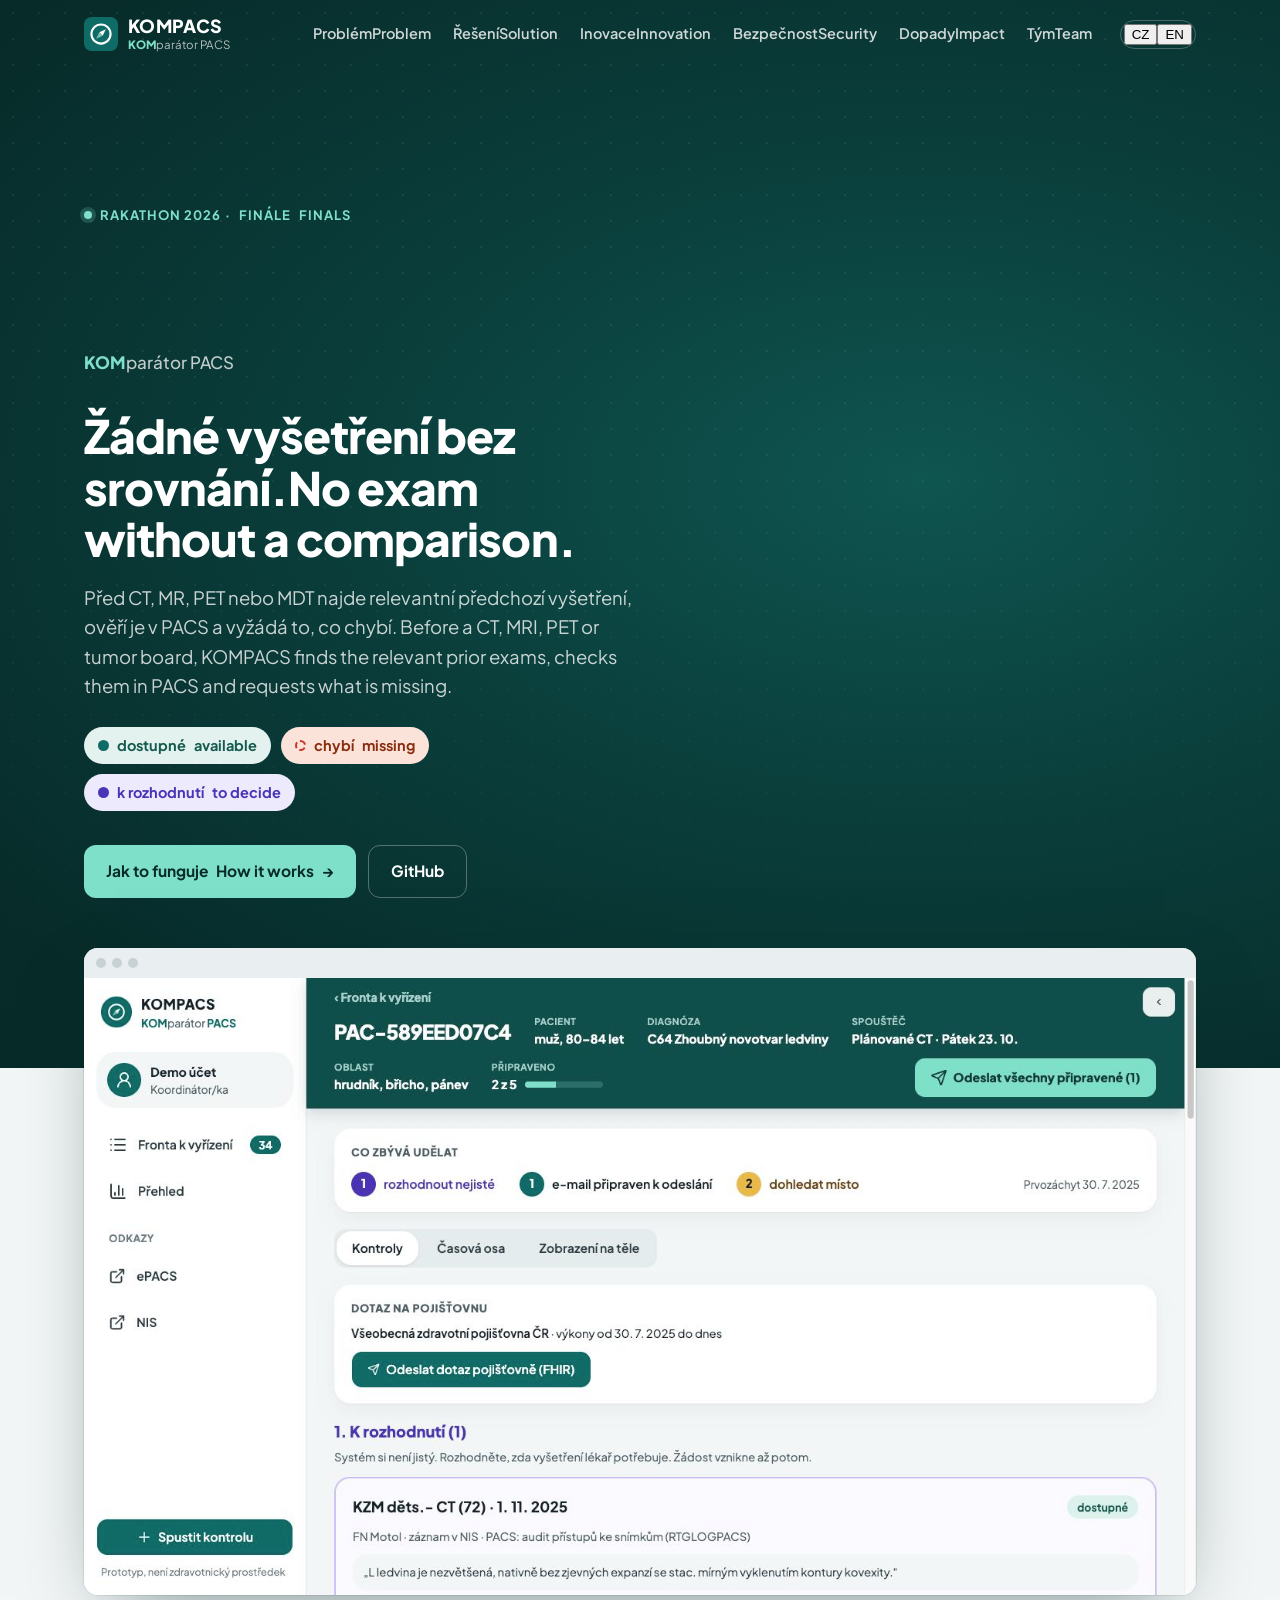
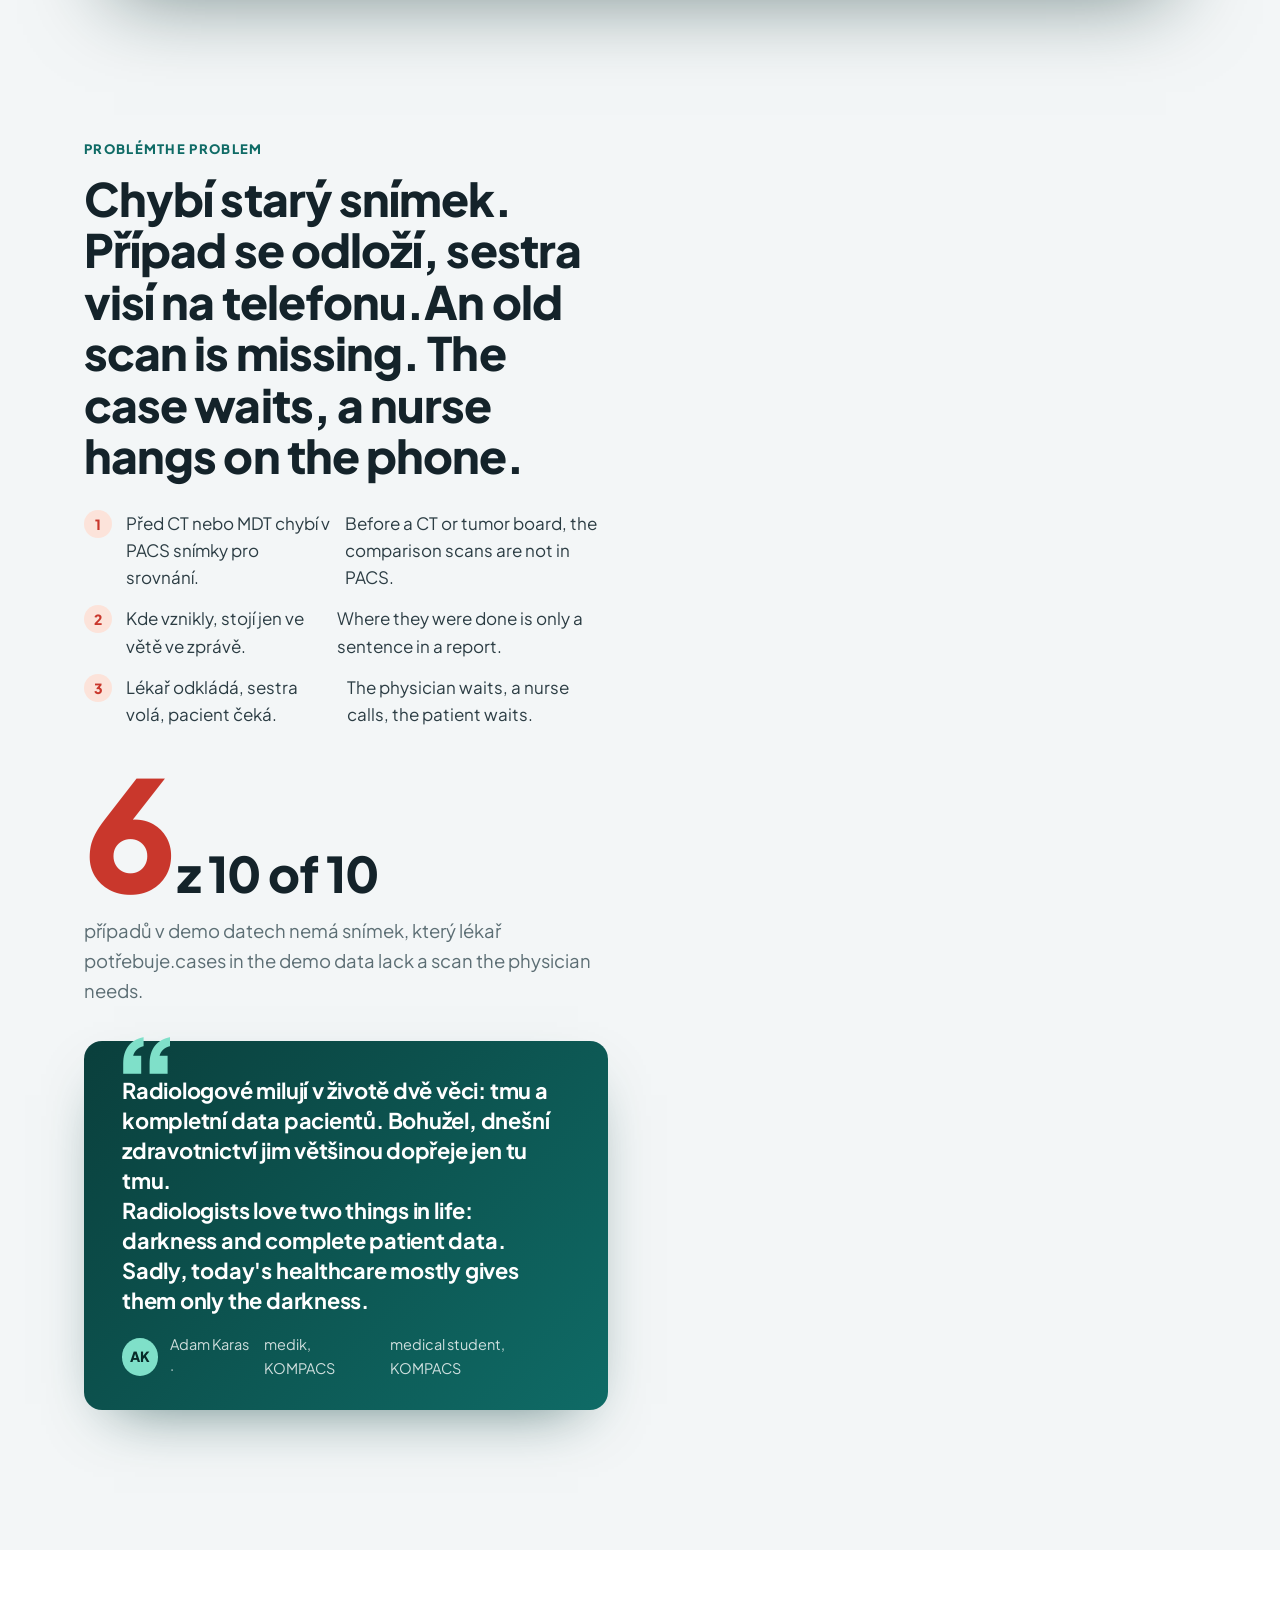
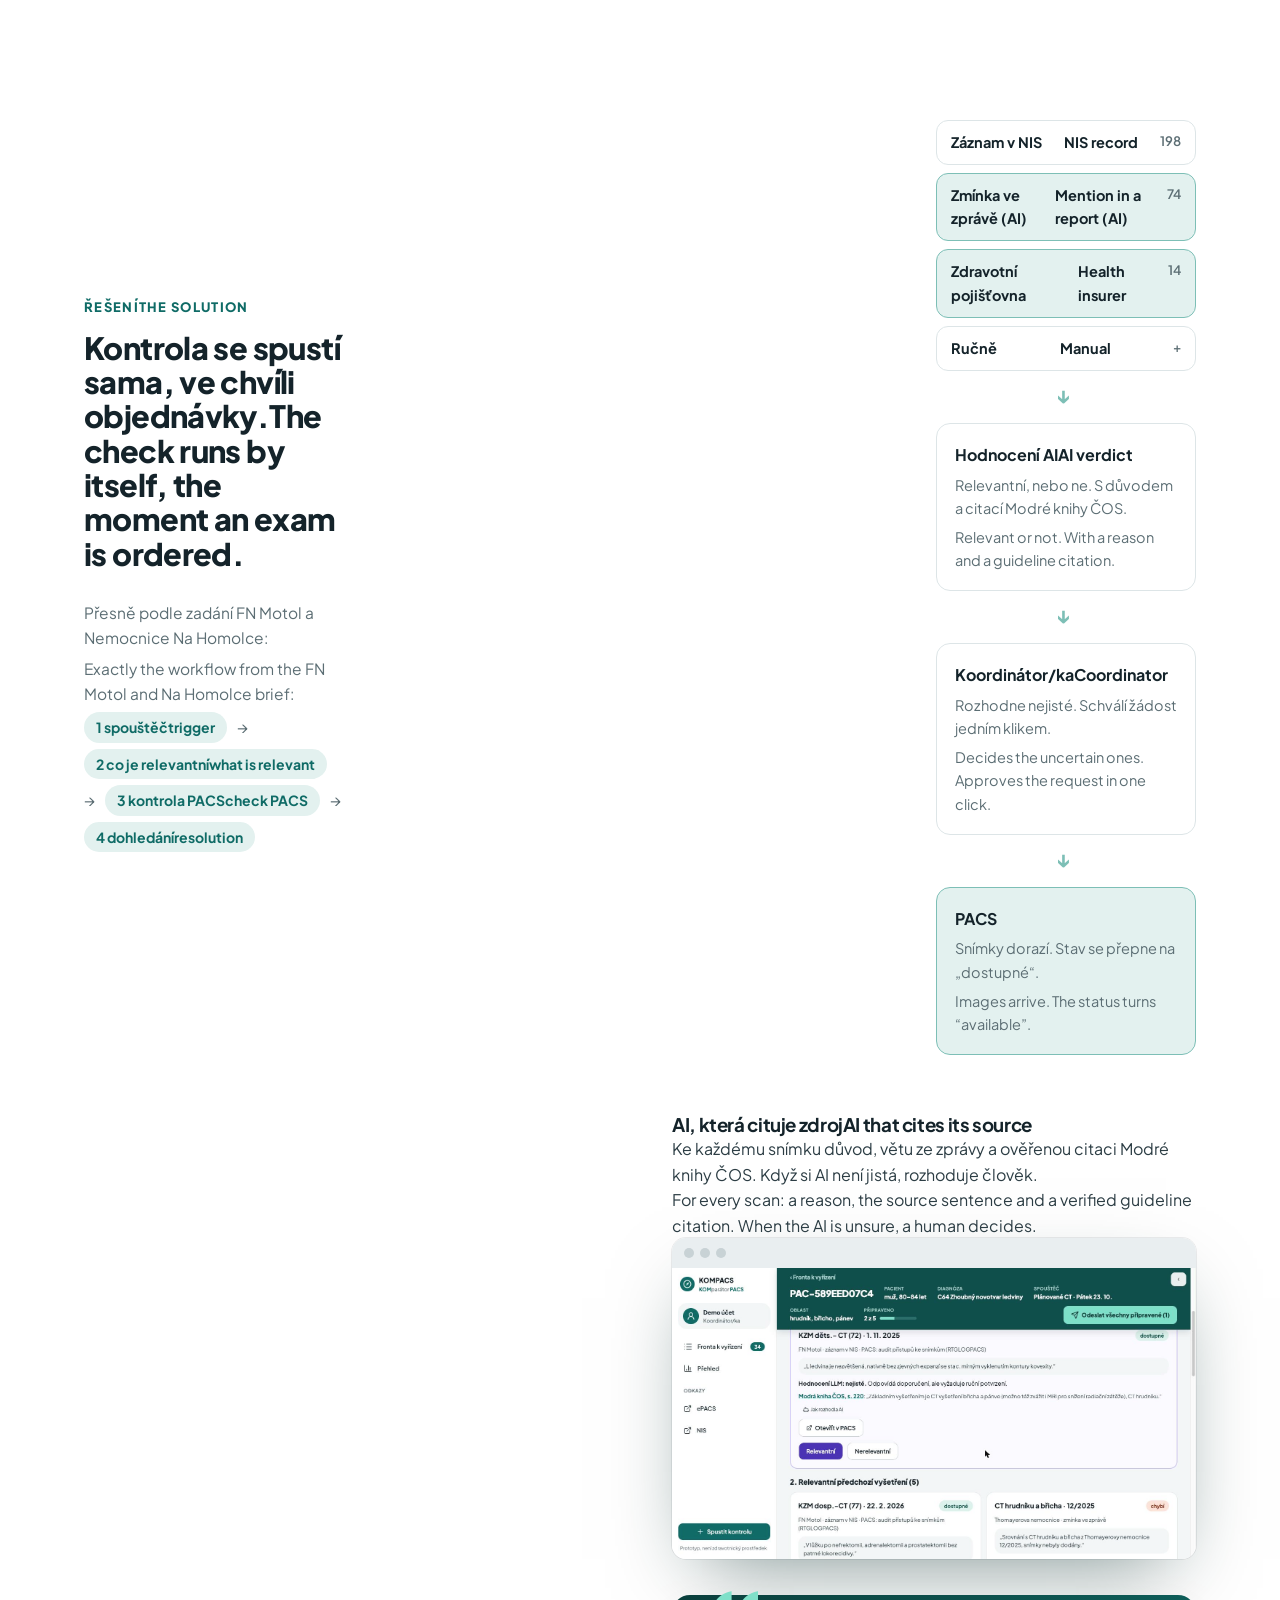
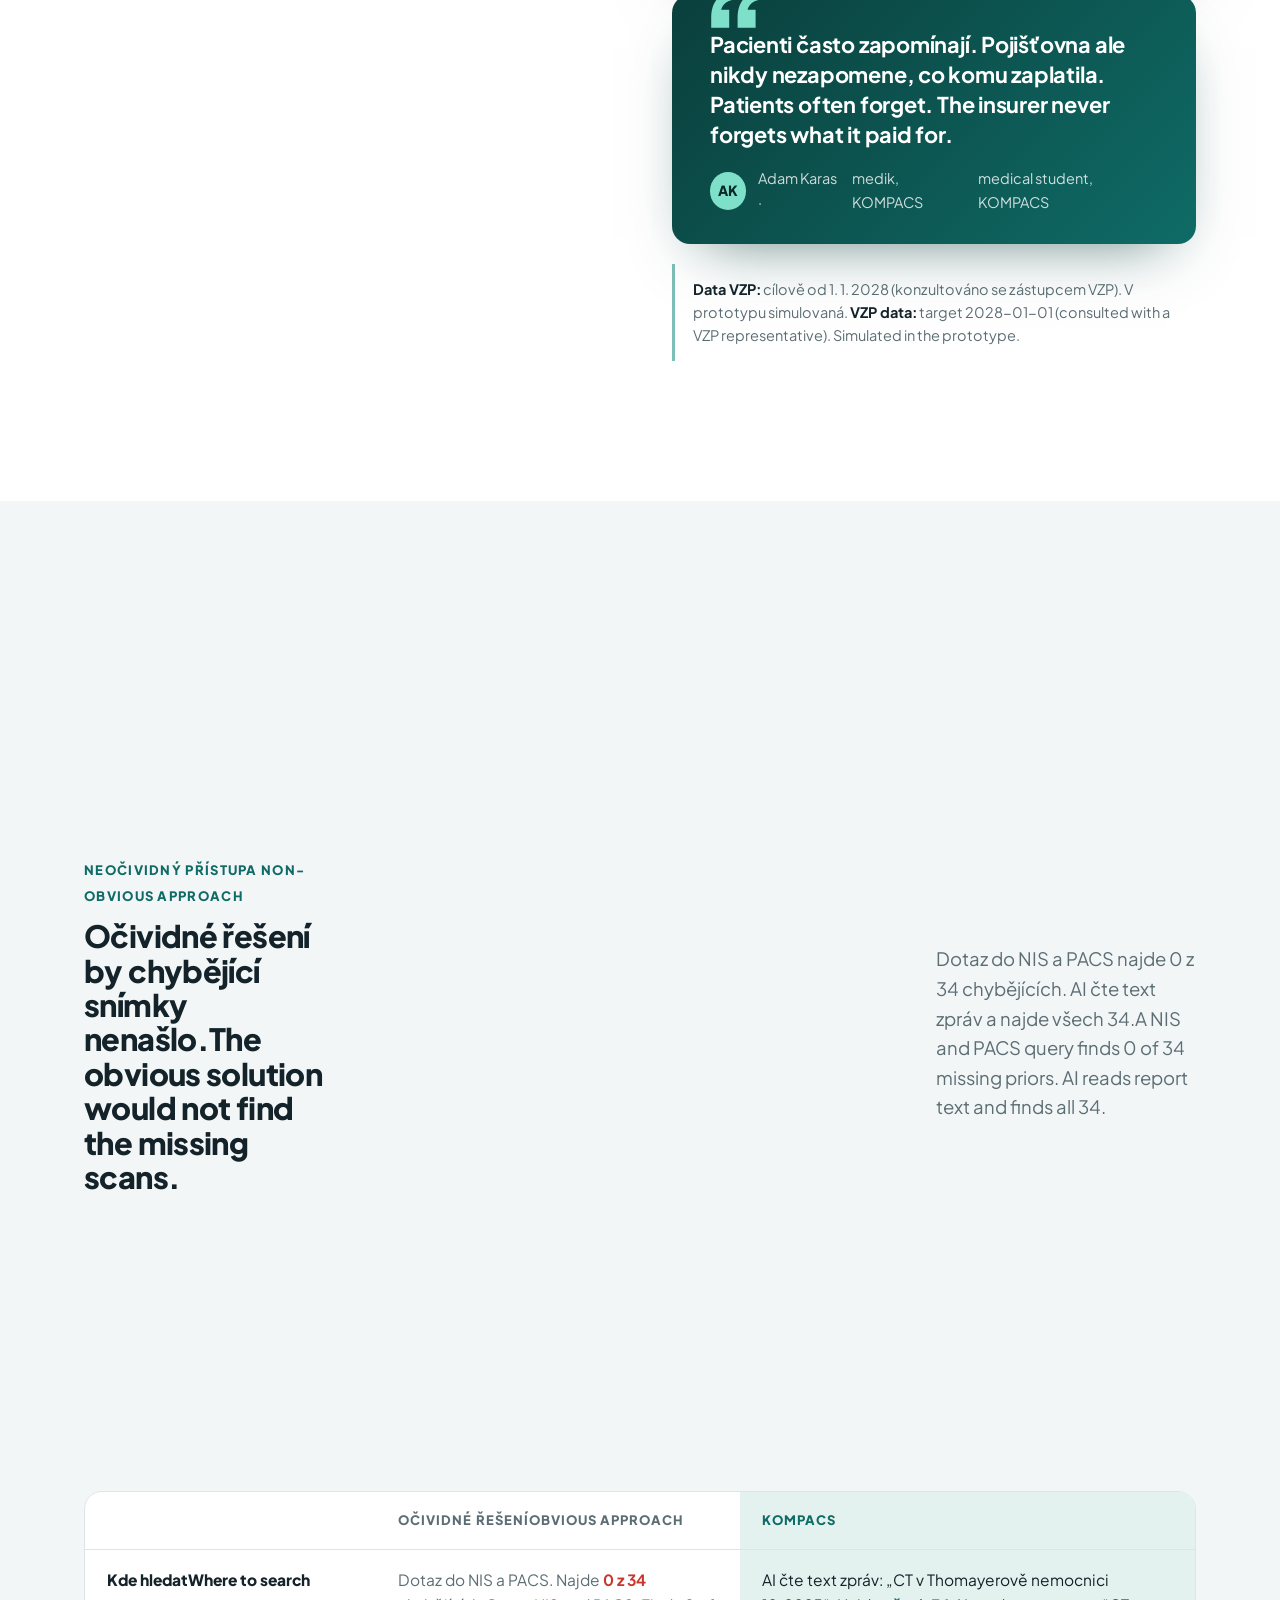
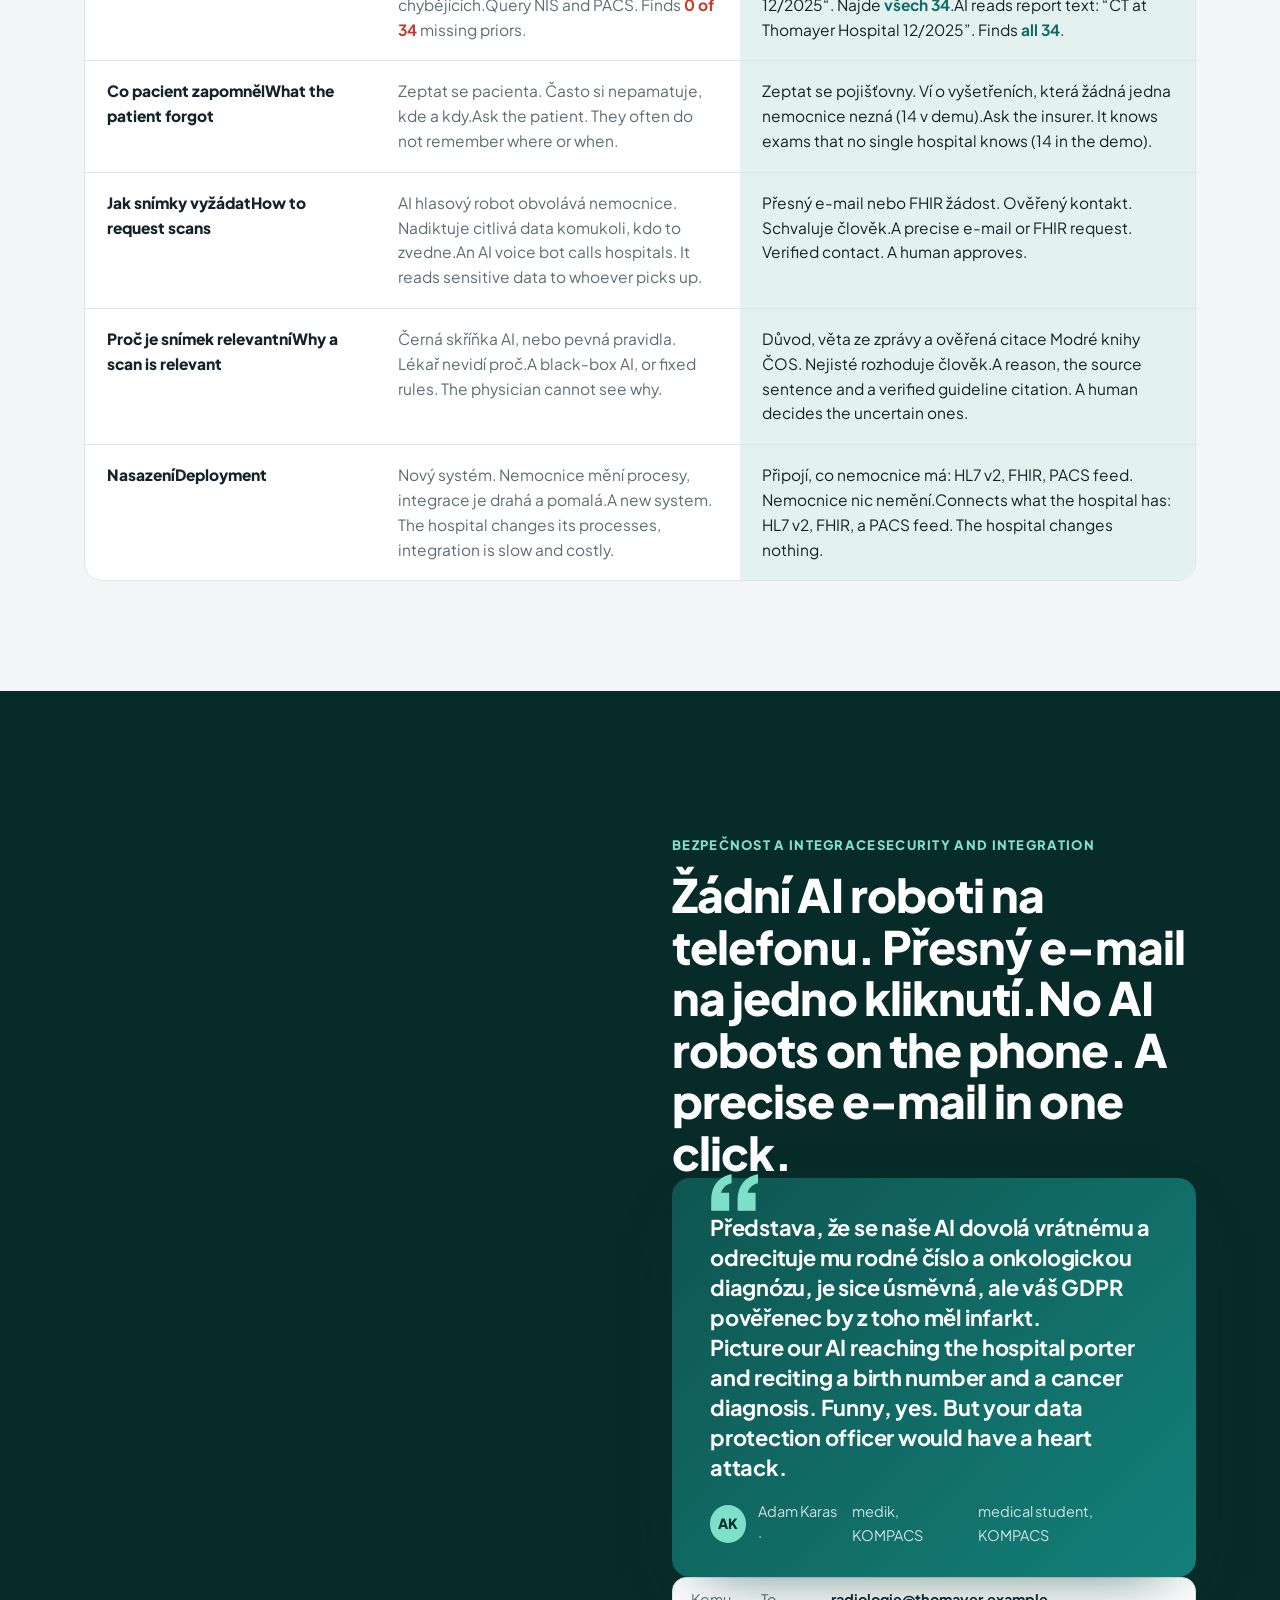
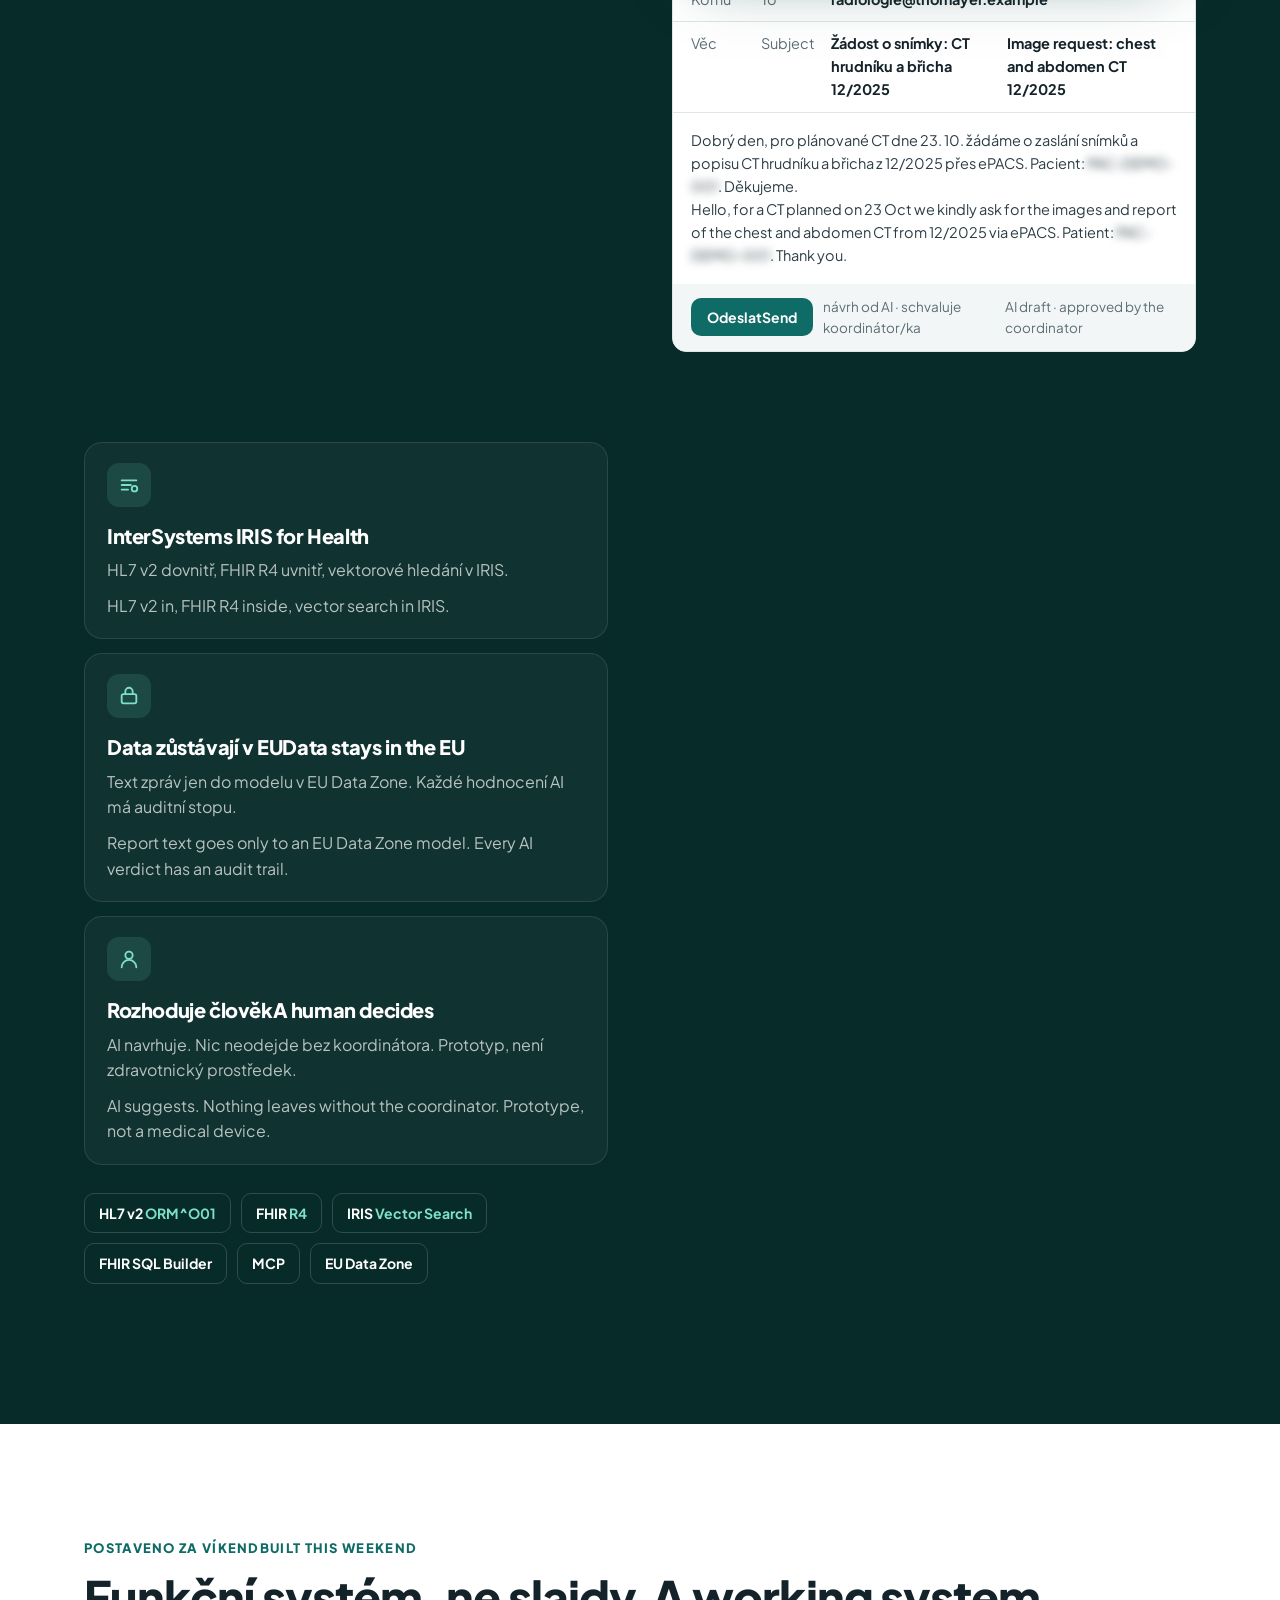
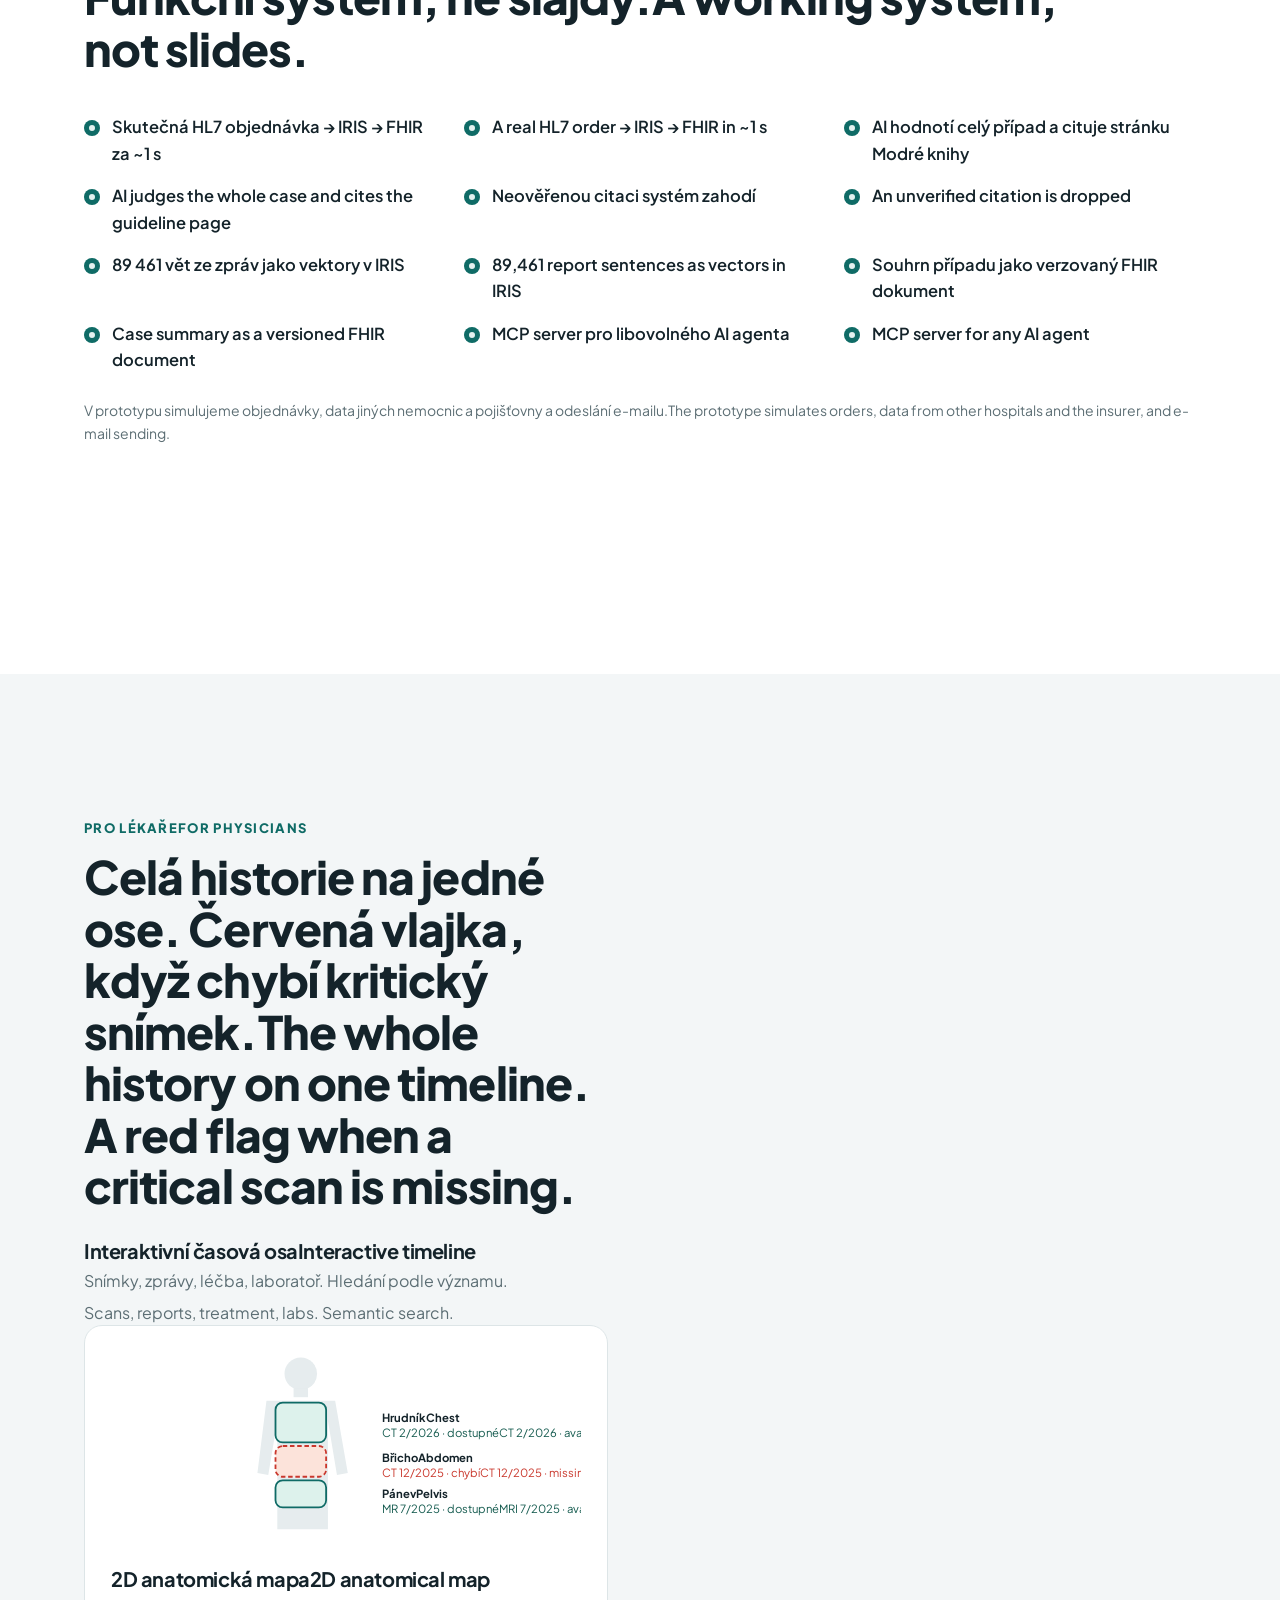
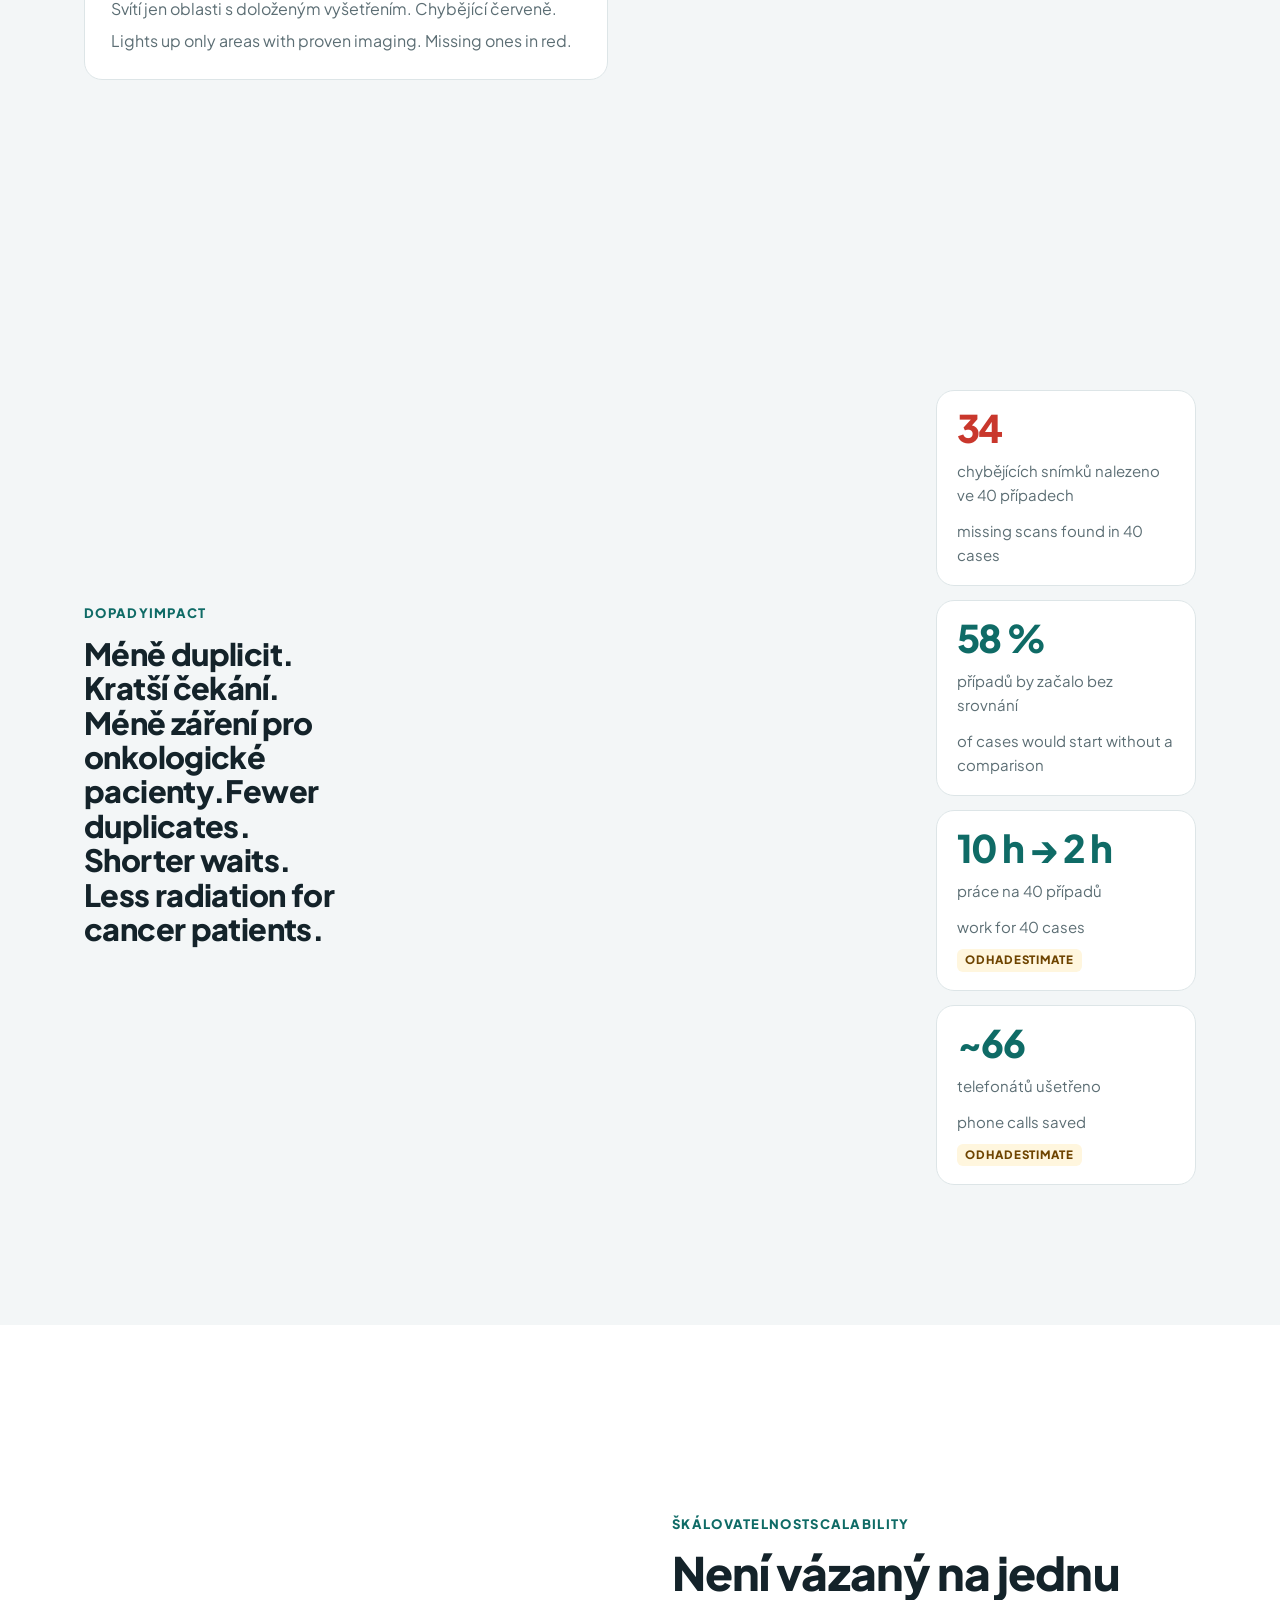
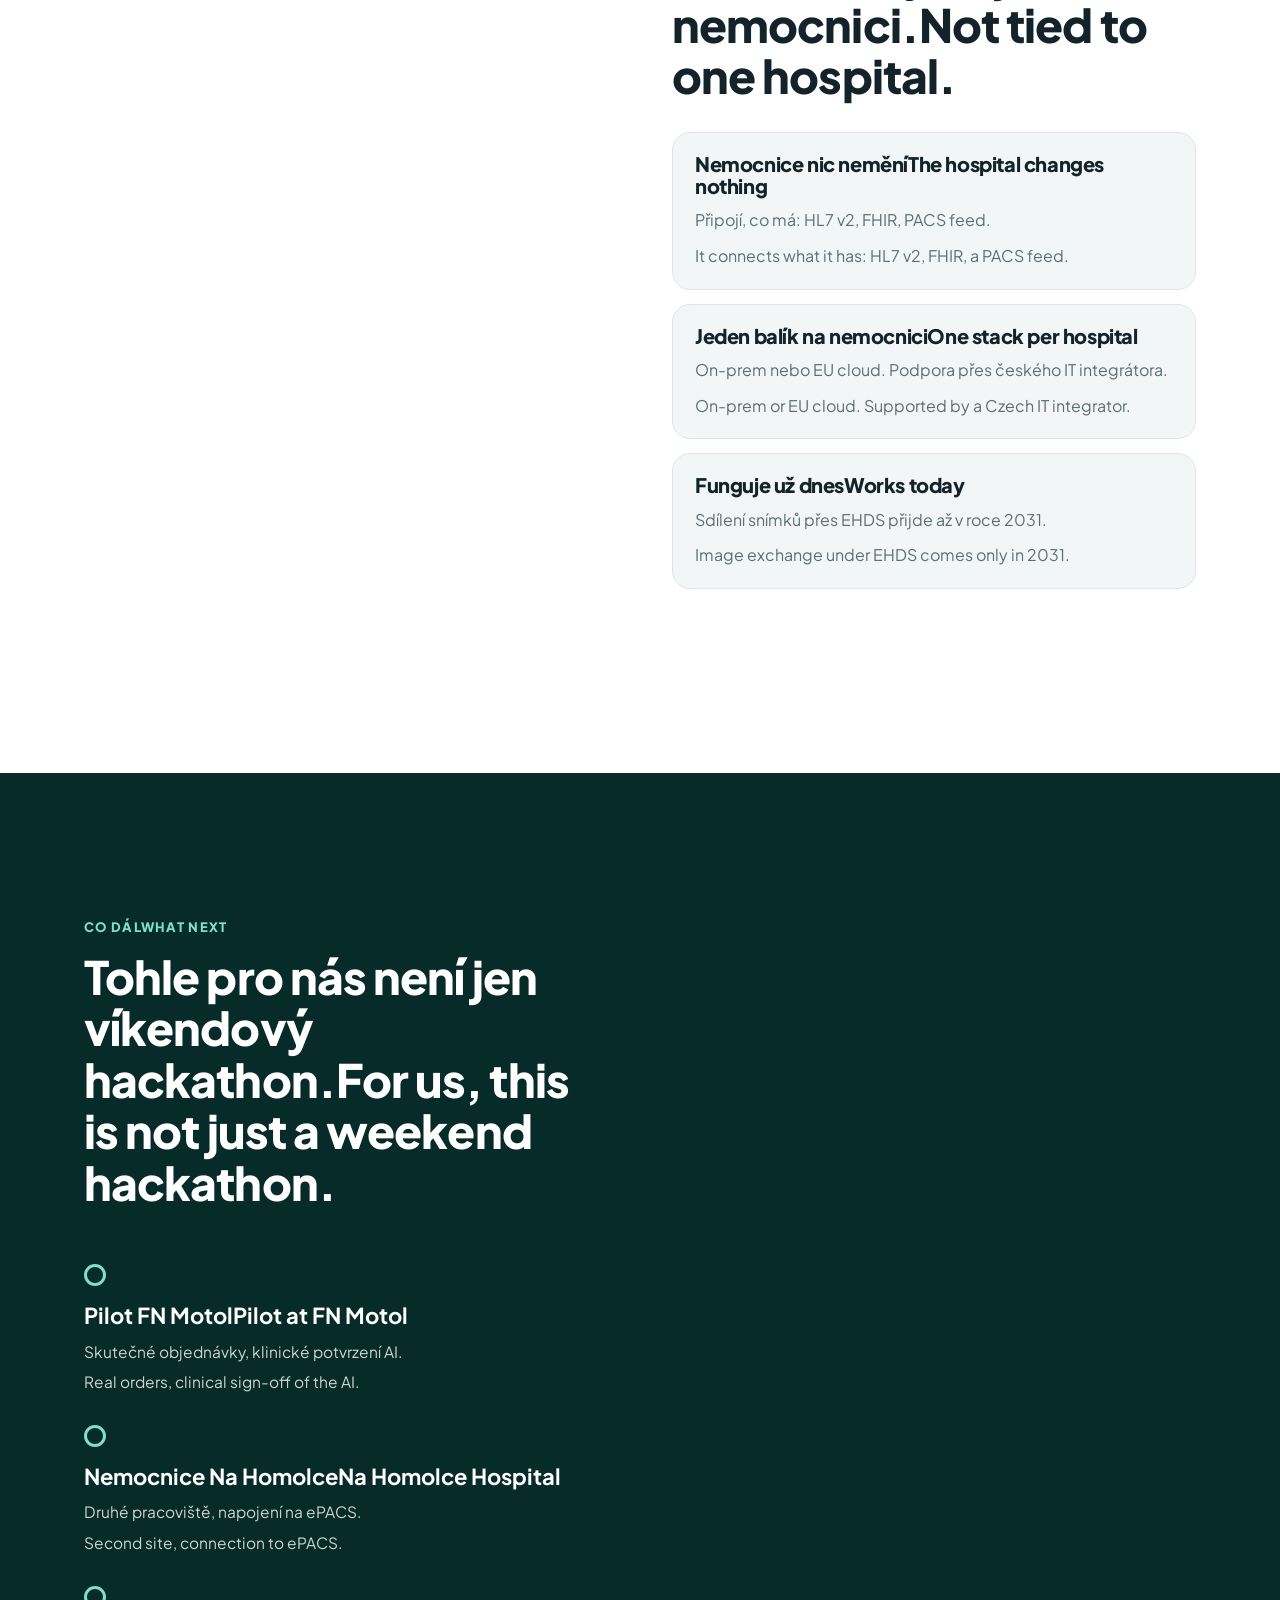
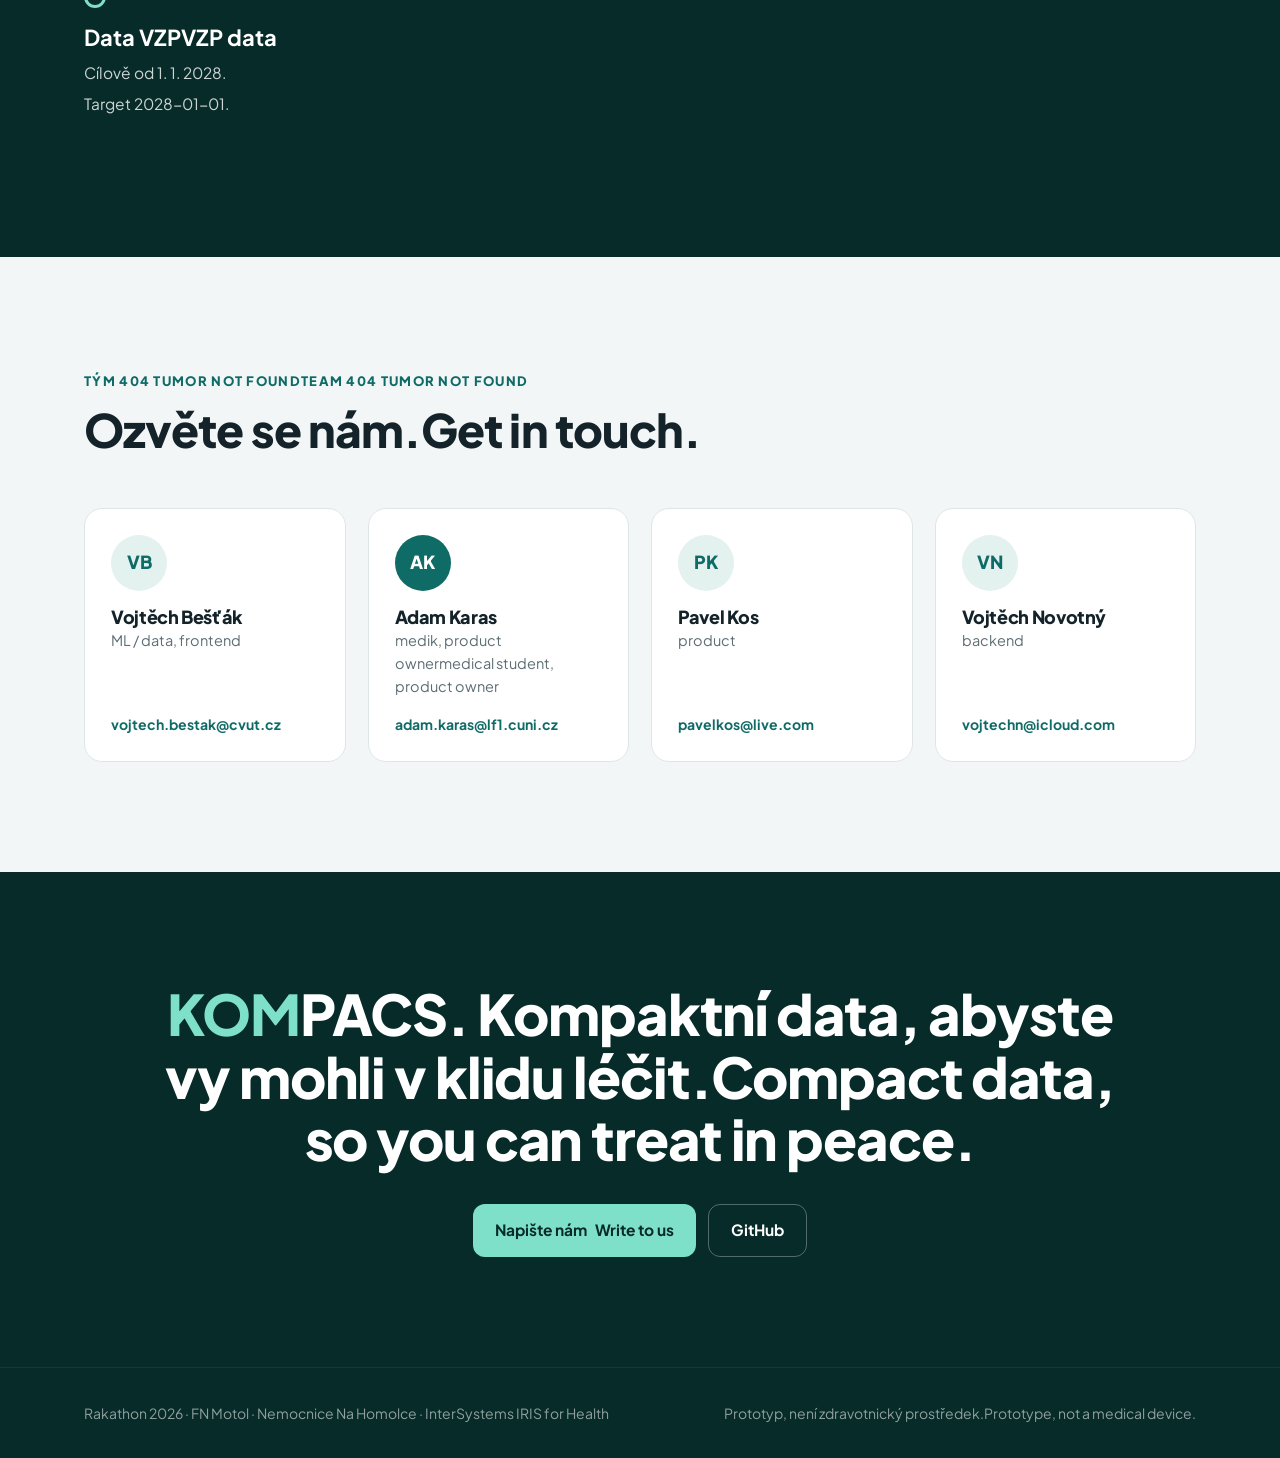
<file: lab-m2.html>
<!doctype html>
<html lang="cs" data-lang="cs">
<head>
<meta charset="utf-8">
<meta name="viewport" content="width=device-width, initial-scale=1">
<title>KOMPACS lab M2</title>
<meta name="description" content="KOMPACS najde před CT, MR, PET nebo MDT relevantní předchozí vyšetření, ověří je v PACS a připraví žádost o to, co chybí. Rakathon 2026.">
<meta property="og:title" content="KOMPACS · Žádné vyšetření bez srovnání.">
<meta property="og:description" content="Před CT, MR, PET nebo MDT najde relevantní předchozí vyšetření, ověří je v PACS a vyžádá to, co chybí.">
<meta property="og:image" content="https://kompacs.cz/assets/og.png">
<meta property="og:url" content="https://kompacs.cz/">
<meta name="twitter:card" content="summary_large_image">
<meta name="theme-color" content="#072B29">
<link rel="icon" href="assets/favicon.svg" type="image/svg+xml">
<link rel="preconnect" href="https://fonts.googleapis.com">
<link rel="preconnect" href="https://fonts.gstatic.com" crossorigin>
<link rel="stylesheet" href="https://fonts.googleapis.com/css2?family=Plus+Jakarta+Sans:wght@400;500;600;700;800&display=swap">
<link rel="stylesheet" href="style.css">
<link rel="stylesheet" href="lab-mesh.css">
<script>if (!matchMedia('(prefers-reduced-motion: reduce)').matches) document.documentElement.classList.add('pre-anim')</script>
</head>
<body>

<header class="nav" id="nav">
  <div class="wrap">
    <a class="brand" href="#top" aria-label="KOMPACS">
      <img src="assets/favicon.svg" alt="">
      <span><b>KOMPACS</b><small><span class="kom">KOM</span>parátor PACS</small></span>
    </a>
    <nav class="nav-links">
      <a href="#problem"><span data-l="cs">Problém</span><span data-l="en">Problem</span></a>
      <a href="#reseni"><span data-l="cs">Řešení</span><span data-l="en">Solution</span></a>
      <a href="#jinak"><span data-l="cs">Inovace</span><span data-l="en">Innovation</span></a>
      <a href="#bezpecnost"><span data-l="cs">Bezpečnost</span><span data-l="en">Security</span></a>
      <a href="#dopady"><span data-l="cs">Dopady</span><span data-l="en">Impact</span></a>
      <a href="#tym"><span data-l="cs">Tým</span><span data-l="en">Team</span></a>
    </nav>
    <div class="lang" role="group" aria-label="Jazyk / Language">
      <button type="button" data-set="cs">CZ</button>
      <button type="button" data-set="en">EN</button>
    </div>
  </div>
</header>

<main id="top">

<section class="hero" aria-label="KOMPACS">
  <div class="wrap">
    <div class="hero-copy">
      <span class="eyebrow">Rakathon 2026 · <span data-l="cs">finále</span><span data-l="en">finals</span></span>
      <div class="wordmark" id="wordmark" aria-label="KOMPACS">
        <span class="k">K</span><span class="k">O</span><span class="k">M</span><span>P</span><span>A</span><span class="c" id="wm-c">C</span><span>S</span>
      </div>
      <p class="expand"><span class="kom">KOM</span>parátor PACS</p>
      <h1><span data-l="cs">Žádné vyšetření bez srovnání.</span><span data-l="en">No exam without a comparison.</span></h1>
      <p class="lead">
        <span data-l="cs">Před CT, MR, PET nebo MDT najde relevantní předchozí vyšetření, ověří je v PACS a vyžádá to, co chybí.</span>
        <span data-l="en">Before a CT, MRI, PET or tumor board, KOMPACS finds the relevant prior exams, checks them in PACS and requests what is missing.</span>
      </p>
      <div class="chips">
        <span class="chip ok"><i></i><span data-l="cs">dostupné</span><span data-l="en">available</span></span>
        <span class="chip miss"><i></i><span data-l="cs">chybí</span><span data-l="en">missing</span></span>
        <span class="chip dec"><i></i><span data-l="cs">k rozhodnutí</span><span data-l="en">to decide</span></span>
      </div>
      <div class="ctas">
        <a class="btn primary" href="#reseni"><span data-l="cs">Jak to funguje</span><span data-l="en">How it works</span> →</a>
        <a class="btn ghost" href="https://github.com/404-tumor-not-found/rakathon" target="_blank" rel="noopener">GitHub</a>
      </div>
    </div>
    <div class="slot">
    <div class="stage" id="stage">
      <svg id="compass" viewBox="-400 -400 800 800" role="img" aria-label="Kompas hledá chybějící předchozí vyšetření / A compass finds a missing prior exam">
        <defs>
          <radialGradient id="glow" r="0.5">
            <stop offset="0" stop-color="#7FE0C9" stop-opacity=".22"/>
            <stop offset="1" stop-color="#7FE0C9" stop-opacity="0"/>
          </radialGradient>
        </defs>
        <circle r="300" fill="url(#glow)"/>
        <g id="ring"></g>
        <g id="rose"></g>
        <line id="beam" x1="0" y1="0" x2="0" y2="-270" stroke="#7FE0C9" stroke-width="2" stroke-linecap="round" opacity="0"/>
        <g id="priors"></g>
        <g id="needle">
          <polygon points="0,-205 0,0 -15,0" fill="#FFFFFF"/>
          <polygon points="0,-205 15,0 0,0" fill="#CFE9E4"/>
          <polygon points="0,90 -15,0 0,0" fill="#0E4B47"/>
          <polygon points="0,90 0,0 15,0" fill="#08332F"/>
          <circle r="17" fill="#FFFFFF"/>
          <circle r="7" fill="#0F6B66"/>
        </g>
      </svg>
      <p class="caption" id="caption" aria-live="polite">
        <span data-step="0"><span data-l="cs">Hledám předchozí vyšetření…</span><span data-l="en">Searching prior exams…</span></span>
        <span data-step="1" hidden><span class="miss">● </span><span data-l="cs">Nalezeno ve zprávě, <b class="miss">chybí v PACS</b></span><span data-l="en">Found in a report, <b class="miss">missing in PACS</b></span></span>
        <span data-step="2" hidden><span data-l="cs">Žádost odeslána → <b>dostupné v PACS</b></span><span data-l="en">Request sent → <b>available in PACS</b></span></span>
      </p>
    </div>
    </div>
  </div>
  <a class="scroll-hint" href="#ukazka">↓ <span data-l="cs">dál</span><span data-l="en">scroll</span></a>
</section>

<div class="wrap showcase" id="ukazka">
  <div class="frame reveal">
    <div class="bar"><i></i><i></i><i></i></div>
    <!-- Video slot: replace the img with
    <video src="assets/demo.mp4" poster="assets/app-case.jpg" autoplay muted loop playsinline></video> -->
    <img src="assets/app-case.jpg" alt="KOMPACS: detail případu s úkoly koordinátora / KOMPACS case detail" width="1440" height="799">
  </div>
</div>

<section id="problem">
  <div class="wrap">
<div class="split" data-scene="waffle">
<div class="txt">
<div class="reveal">
      <span class="kicker"><span data-l="cs">Problém</span><span data-l="en">The problem</span></span>
      <h2><span data-l="cs">Chybí starý snímek. Případ se odloží, sestra visí na telefonu.</span><span data-l="en">An old scan is missing. The case waits, a nurse hangs on the phone.</span></h2>
      <ul class="steps">
        <li><span>1</span><div data-l="cs">Před CT nebo MDT chybí v PACS snímky pro srovnání.</div><div data-l="en">Before a CT or tumor board, the comparison scans are not in PACS.</div></li>
        <li><span>2</span><div data-l="cs">Kde vznikly, stojí jen ve větě ve zprávě.</div><div data-l="en">Where they were done is only a sentence in a report.</div></li>
        <li><span>3</span><div data-l="cs">Lékař odkládá, sestra volá, pacient čeká.</div><div data-l="en">The physician waits, a nurse calls, the patient waits.</div></li>
      </ul>
</div>
<div class="reveal" style="margin-top:34px">
      <div class="big-stat"><span data-count="6">6</span><small data-l="cs">z 10</small><small data-l="en">of 10</small></div>
      <p class="sub"><span data-l="cs">případů v demo datech nemá snímek, který lékař potřebuje.</span><span data-l="en">cases in the demo data lack a scan the physician needs.</span></p>
</div>
    <blockquote class="quote reveal">
      <p data-l="cs">Radiologové milují v životě dvě věci: tmu a kompletní data pacientů. Bohužel, dnešní zdravotnictví jim většinou dopřeje jen tu tmu.</p>
      <p data-l="en">Radiologists love two things in life: darkness and complete patient data. Sadly, today's healthcare mostly gives them only the darkness.</p>
      <footer><span class="avatar">AK</span>Adam Karas · <span data-l="cs">medik, KOMPACS</span><span data-l="en">medical student, KOMPACS</span></footer>
    </blockquote>
</div>
<div class="slot"></div>
</div>
  </div>
</section>

<section id="reseni" class="alt">
  <div class="wrap">
<div class="split3" data-scene="lanes">
<div class="txt">
    <span class="kicker reveal"><span data-l="cs">Řešení</span><span data-l="en">The solution</span></span>
    <h2 class="reveal"><span data-l="cs">Kontrola se spustí sama, ve chvíli objednávky.</span><span data-l="en">The check runs by itself, the moment an exam is ordered.</span></h2>
    <p class="fit reveal"><span data-l="cs">Přesně podle zadání FN Motol a Nemocnice Na Homolce:</span><span data-l="en">Exactly the workflow from the FN Motol and Na Homolce brief:</span>
      <b>1 <span data-l="cs">spouštěč</span><span data-l="en">trigger</span></b> → <b>2 <span data-l="cs">co je relevantní</span><span data-l="en">what is relevant</span></b> → <b>3 <span data-l="cs">kontrola PACS</span><span data-l="en">check PACS</span></b> → <b>4 <span data-l="cs">dohledání</span><span data-l="en">resolution</span></b></p>
</div>
<div class="slot"></div>
<div class="txt">
    <div class="flow reveal">
      <div class="sources">
        <div class="src"><span data-l="cs">Záznam v NIS</span><span data-l="en">NIS record</span><em>198</em></div>
        <div class="src hl"><span data-l="cs">Zmínka ve zprávě (AI)</span><span data-l="en">Mention in a report (AI)</span><em>74</em></div>
        <div class="src hl"><span data-l="cs">Zdravotní pojišťovna</span><span data-l="en">Health insurer</span><em>14</em></div>
        <div class="src"><span data-l="cs">Ručně</span><span data-l="en">Manual</span><em>+</em></div>
      </div>
      <div class="arrow">→</div>
      <div class="node"><b><span data-l="cs">Hodnocení AI</span><span data-l="en">AI verdict</span></b><p data-l="cs">Relevantní, nebo ne. S důvodem a citací Modré knihy ČOS.</p><p data-l="en">Relevant or not. With a reason and a guideline citation.</p></div>
      <div class="arrow">→</div>
      <div class="node"><b><span data-l="cs">Koordinátor/ka</span><span data-l="en">Coordinator</span></b><p data-l="cs">Rozhodne nejisté. Schválí žádost jedním klikem.</p><p data-l="en">Decides the uncertain ones. Approves the request in one click.</p></div>
      <div class="arrow">→</div>
      <div class="node ok"><b>PACS</b><p data-l="cs">Snímky dorazí. Stav se přepne na „dostupné“.</p><p data-l="en">Images arrive. The status turns “available”.</p></div>
    </div>
</div>
</div>
<div class="split rev" data-scene="verdict">
<div class="txt">
      <div class="copy reveal">
        <h3><span data-l="cs">AI, která cituje zdroj</span><span data-l="en">AI that cites its source</span></h3>
        <p data-l="cs">Ke každému snímku důvod, větu ze zprávy a ověřenou citaci Modré knihy ČOS. Když si AI není jistá, rozhoduje člověk.</p>
        <p data-l="en">For every scan: a reason, the source sentence and a verified guideline citation. When the AI is unsure, a human decides.</p>
      </div>
      <div class="frame reveal"><div class="bar"><i></i><i></i><i></i></div><img src="assets/app-verdict.jpg" alt="Hodnocení AI s citací Modré knihy / AI verdict with guideline citation" width="1440" height="799" loading="lazy"></div>
    <blockquote class="quote reveal">
      <p data-l="cs">Pacienti často zapomínají. Pojišťovna ale nikdy nezapomene, co komu zaplatila.</p>
      <p data-l="en">Patients often forget. The insurer never forgets what it paid for.</p>
      <footer><span class="avatar">AK</span>Adam Karas · <span data-l="cs">medik, KOMPACS</span><span data-l="en">medical student, KOMPACS</span></footer>
    </blockquote>
    <p class="note reveal">
      <span data-l="cs"><b>Data VZP:</b> cílově od 1. 1. 2028 (konzultováno se zástupcem VZP). V prototypu simulovaná.</span>
      <span data-l="en"><b>VZP data:</b> target 2028-01-01 (consulted with a VZP representative). Simulated in the prototype.</span>
    </p>
</div>
<div class="slot"></div>
</div>
  </div>
</section>

<section id="jinak">
  <div class="wrap">
<div class="split3" data-scene="funnel">
<div class="txt">
    <span class="kicker reveal"><span data-l="cs">Neočividný přístup</span><span data-l="en">A non-obvious approach</span></span>
    <h2 class="reveal"><span data-l="cs">Očividné řešení by chybějící snímky nenašlo.</span><span data-l="en">The obvious solution would not find the missing scans.</span></h2>
</div>
<div class="slot"></div>
<div class="txt">
<p class="sub reveal"><span data-l="cs">Dotaz do NIS a PACS najde 0 z 34 chybějících. AI čte text zpráv a najde všech 34.</span><span data-l="en">A NIS and PACS query finds 0 of 34 missing priors. AI reads report text and finds all 34.</span></p>
</div>
</div>
<div class="rest-block" data-scene="compass" data-place="rest">
    <div class="compare reveal">
      <div class="ch"></div>
      <div class="ch"><span data-l="cs">Očividné řešení</span><span data-l="en">Obvious approach</span></div>
      <div class="ch us">KOMPACS</div>

      <div class="rh"><span data-l="cs">Kde hledat</span><span data-l="en">Where to search</span></div>
      <div class="them"><span data-l="cs">Dotaz do NIS a PACS. Najde <b>0 z 34</b> chybějících.</span><span data-l="en">Query NIS and PACS. Finds <b>0 of 34</b> missing priors.</span></div>
      <div class="us"><span data-l="cs">AI čte text zpráv: „CT v Thomayerově nemocnici 12/2025“. Najde <b>všech 34</b>.</span><span data-l="en">AI reads report text: “CT at Thomayer Hospital 12/2025”. Finds <b>all 34</b>.</span></div>

      <div class="rh"><span data-l="cs">Co pacient zapomněl</span><span data-l="en">What the patient forgot</span></div>
      <div class="them"><span data-l="cs">Zeptat se pacienta. Často si nepamatuje, kde a kdy.</span><span data-l="en">Ask the patient. They often do not remember where or when.</span></div>
      <div class="us"><span data-l="cs">Zeptat se pojišťovny. Ví o vyšetřeních, která žádná jedna nemocnice nezná (14 v demu).</span><span data-l="en">Ask the insurer. It knows exams that no single hospital knows (14 in the demo).</span></div>

      <div class="rh"><span data-l="cs">Jak snímky vyžádat</span><span data-l="en">How to request scans</span></div>
      <div class="them"><span data-l="cs">AI hlasový robot obvolává nemocnice. Nadiktuje citlivá data komukoli, kdo to zvedne.</span><span data-l="en">An AI voice bot calls hospitals. It reads sensitive data to whoever picks up.</span></div>
      <div class="us"><span data-l="cs">Přesný e-mail nebo FHIR žádost. Ověřený kontakt. Schvaluje člověk.</span><span data-l="en">A precise e-mail or FHIR request. Verified contact. A human approves.</span></div>

      <div class="rh"><span data-l="cs">Proč je snímek relevantní</span><span data-l="en">Why a scan is relevant</span></div>
      <div class="them"><span data-l="cs">Černá skříňka AI, nebo pevná pravidla. Lékař nevidí proč.</span><span data-l="en">A black-box AI, or fixed rules. The physician cannot see why.</span></div>
      <div class="us"><span data-l="cs">Důvod, věta ze zprávy a ověřená citace Modré knihy ČOS. Nejisté rozhoduje člověk.</span><span data-l="en">A reason, the source sentence and a verified guideline citation. A human decides the uncertain ones.</span></div>

      <div class="rh"><span data-l="cs">Nasazení</span><span data-l="en">Deployment</span></div>
      <div class="them"><span data-l="cs">Nový systém. Nemocnice mění procesy, integrace je drahá a pomalá.</span><span data-l="en">A new system. The hospital changes its processes, integration is slow and costly.</span></div>
      <div class="us"><span data-l="cs">Připojí, co nemocnice má: HL7 v2, FHIR, PACS feed. Nemocnice nic nemění.</span><span data-l="en">Connects what the hospital has: HL7 v2, FHIR, a PACS feed. The hospital changes nothing.</span></div>
    </div>
</div>
  </div>
</section>

<section id="bezpecnost" class="dark">
  <div class="wrap">
<div class="split rev" data-scene="envelope">
<div class="txt">
    <span class="kicker reveal"><span data-l="cs">Bezpečnost a integrace</span><span data-l="en">Security and integration</span></span>
    <h2 class="reveal"><span data-l="cs">Žádní AI roboti na telefonu. Přesný e-mail na jedno kliknutí.</span><span data-l="en">No AI robots on the phone. A precise e-mail in one click.</span></h2>
      <blockquote class="quote reveal" style="margin:0">
        <p data-l="cs">Představa, že se naše AI dovolá vrátnému a odrecituje mu rodné číslo a onkologickou diagnózu, je sice úsměvná, ale váš GDPR pověřenec by z toho měl infarkt.</p>
        <p data-l="en">Picture our AI reaching the hospital porter and reciting a birth number and a cancer diagnosis. Funny, yes. But your data protection officer would have a heart attack.</p>
        <footer><span class="avatar">AK</span>Adam Karas · <span data-l="cs">medik, KOMPACS</span><span data-l="en">medical student, KOMPACS</span></footer>
      </blockquote>
      <div class="mail reveal" aria-label="Ukázka návrhu e-mailu / Sample e-mail draft">
        <div class="row"><span data-l="cs">Komu</span><span data-l="en">To</span><b>radiologie@thomayer.example</b></div>
        <div class="row"><span data-l="cs">Věc</span><span data-l="en">Subject</span><b data-l="cs">Žádost o snímky: CT hrudníku a břicha 12/2025</b><b data-l="en">Image request: chest and abdomen CT 12/2025</b></div>
        <div class="body">
          <p data-l="cs">Dobrý den, pro plánované CT dne 23. 10. žádáme o zaslání snímků a popisu CT hrudníku a břicha z 12/2025 přes ePACS. Pacient: <span class="blur">PAC-DEMO-001</span>. Děkujeme.</p>
          <p data-l="en">Hello, for a CT planned on 23 Oct we kindly ask for the images and report of the chest and abdomen CT from 12/2025 via ePACS. Patient: <span class="blur">PAC-DEMO-001</span>. Thank you.</p>
        </div>
        <div class="act"><span class="send"><span data-l="cs">Odeslat</span><span data-l="en">Send</span></span><span class="hint" data-l="cs">návrh od AI · schvaluje koordinátor/ka</span><span class="hint" data-l="en">AI draft · approved by the coordinator</span></div>
      </div>
</div>
<div class="slot"></div>
</div>
<div class="split" data-scene="shield">
<div class="txt">
    <div class="grid g3">
      <div class="card reveal">
        <div class="icon"><svg viewBox="0 0 24 24" fill="none" stroke="currentColor" stroke-width="2" stroke-linecap="round" stroke-linejoin="round"><path d="M4 7h16M4 12h10M4 17h7"/><circle cx="18" cy="16" r="3"/></svg></div>
        <h3>InterSystems IRIS for Health</h3>
        <p data-l="cs">HL7 v2 dovnitř, FHIR R4 uvnitř, vektorové hledání v IRIS.</p>
        <p data-l="en">HL7 v2 in, FHIR R4 inside, vector search in IRIS.</p>
      </div>
      <div class="card reveal">
        <div class="icon"><svg viewBox="0 0 24 24" fill="none" stroke="currentColor" stroke-width="2" stroke-linecap="round" stroke-linejoin="round"><rect x="4" y="10" width="16" height="10" rx="2"/><path d="M8 10V7a4 4 0 0 1 8 0v3"/></svg></div>
        <h3><span data-l="cs">Data zůstávají v EU</span><span data-l="en">Data stays in the EU</span></h3>
        <p data-l="cs">Text zpráv jen do modelu v EU Data Zone. Každé hodnocení AI má auditní stopu.</p>
        <p data-l="en">Report text goes only to an EU Data Zone model. Every AI verdict has an audit trail.</p>
      </div>
      <div class="card reveal">
        <div class="icon"><svg viewBox="0 0 24 24" fill="none" stroke="currentColor" stroke-width="2" stroke-linecap="round" stroke-linejoin="round"><circle cx="12" cy="8" r="4"/><path d="M4 21a8 8 0 0 1 16 0"/></svg></div>
        <h3><span data-l="cs">Rozhoduje člověk</span><span data-l="en">A human decides</span></h3>
        <p data-l="cs">AI navrhuje. Nic neodejde bez koordinátora. Prototyp, není zdravotnický prostředek.</p>
        <p data-l="en">AI suggests. Nothing leaves without the coordinator. Prototype, not a medical device.</p>
      </div>
    </div>
    <div class="badges reveal">
      <span class="badge">HL7 v2 <em>ORM^O01</em></span><span class="badge">FHIR <em>R4</em></span><span class="badge">IRIS <em>Vector Search</em></span><span class="badge">FHIR SQL Builder</span><span class="badge">MCP</span><span class="badge">EU Data Zone</span>
    </div>
</div>
<div class="slot"></div>
</div>
  </div>
</section>

<section id="postaveno" class="alt">
  <div class="wrap">
<div class="rest-block" data-scene="compass" data-place="rest">
    <span class="kicker reveal"><span data-l="cs">Postaveno za víkend</span><span data-l="en">Built this weekend</span></span>
    <h2 class="reveal"><span data-l="cs">Funkční systém, ne slajdy.</span><span data-l="en">A working system, not slides.</span></h2>
    <ul class="ticks built-list reveal">
      <li data-l="cs">Skutečná HL7 objednávka → IRIS → FHIR za ~1 s</li><li data-l="en">A real HL7 order → IRIS → FHIR in ~1 s</li>
      <li data-l="cs">AI hodnotí celý případ a cituje stránku Modré knihy</li><li data-l="en">AI judges the whole case and cites the guideline page</li>
      <li data-l="cs">Neověřenou citaci systém zahodí</li><li data-l="en">An unverified citation is dropped</li>
      <li data-l="cs">89 461 vět ze zpráv jako vektory v IRIS</li><li data-l="en">89,461 report sentences as vectors in IRIS</li>
      <li data-l="cs">Souhrn případu jako verzovaný FHIR dokument</li><li data-l="en">Case summary as a versioned FHIR document</li>
      <li data-l="cs">MCP server pro libovolného AI agenta</li><li data-l="en">MCP server for any AI agent</li>
    </ul>
    <p class="footnote reveal"><span data-l="cs">V prototypu simulujeme objednávky, data jiných nemocnic a pojišťovny a odeslání e-mailu.</span><span data-l="en">The prototype simulates orders, data from other hospitals and the insurer, and e-mail sending.</span></p>
</div>
  </div>
</section>

<section id="lekari">
  <div class="wrap">
<div class="split" data-scene="timeline">
<div class="txt">
    <span class="kicker reveal"><span data-l="cs">Pro lékaře</span><span data-l="en">For physicians</span></span>
    <h2 class="reveal"><span data-l="cs">Celá historie na jedné ose. Červená vlajka, když chybí kritický snímek.</span><span data-l="en">The whole history on one timeline. A red flag when a critical scan is missing.</span></h2>
        <h3 class="illus-t"><span data-l="cs">Interaktivní časová osa</span><span data-l="en">Interactive timeline</span></h3>
        <p class="illus-p" data-l="cs">Snímky, zprávy, léčba, laboratoř. Hledání podle významu.</p>
        <p class="illus-p" data-l="en">Scans, reports, treatment, labs. Semantic search.</p>
      <div class="illus reveal">
        <svg viewBox="0 0 520 200" width="100%" role="img" aria-label="Anatomická mapa / Anatomical map">
          <g transform="translate(150 0)">
            <circle cx="60" cy="24" r="18" fill="#E6ECEE"/>
            <rect x="52" y="40" width="16" height="10" fill="#E6ECEE"/>
            <path d="M22 54 h76 l14 80 -12 2 -10 -60 v120 h-56 v-120 l-10 60 -12 -2z" fill="#E6ECEE"/>
            <rect x="32" y="56" width="56" height="44" rx="8" fill="#DDF2EC" stroke="#0F6B66" stroke-width="2"/>
            <rect x="32" y="104" width="56" height="34" rx="8" fill="#FCE3DA" stroke="#C9372C" stroke-width="2" stroke-dasharray="5 3"/>
            <rect x="32" y="142" width="56" height="30" rx="8" fill="#DDF2EC" stroke="#0F6B66" stroke-width="2"/>
          </g>
          <g font-family="Plus Jakarta Sans, sans-serif" font-size="12.5">
            <text x="300" y="78" font-weight="700" fill="#14232A"><tspan data-l="cs">Hrudník</tspan><tspan data-l="en">Chest</tspan></text><text x="300" y="94" fill="#155B4F"><tspan data-l="cs">CT 2/2026 · dostupné</tspan><tspan data-l="en">CT 2/2026 · available</tspan></text>
            <text x="300" y="122" font-weight="700" fill="#14232A"><tspan data-l="cs">Břicho</tspan><tspan data-l="en">Abdomen</tspan></text><text x="300" y="138" fill="#C9372C"><tspan data-l="cs">CT 12/2025 · chybí</tspan><tspan data-l="en">CT 12/2025 · missing</tspan></text>
            <text x="300" y="162" font-weight="700" fill="#14232A"><tspan data-l="cs">Pánev</tspan><tspan data-l="en">Pelvis</tspan></text><text x="300" y="178" fill="#155B4F"><tspan data-l="cs">MR 7/2025 · dostupné</tspan><tspan data-l="en">MRI 7/2025 · available</tspan></text>
          </g>
        </svg>
        <h3 class="illus-t"><span data-l="cs">2D anatomická mapa</span><span data-l="en">2D anatomical map</span></h3>
        <p class="illus-p" data-l="cs">Svítí jen oblasti s doloženým vyšetřením. Chybějící červeně.</p>
        <p class="illus-p" data-l="en">Lights up only areas with proven imaging. Missing ones in red.</p>
      </div>
</div>
<div class="slot"></div>
</div>
  </div>
</section>

<section id="dopady">
  <div class="wrap">
<div class="split3" data-scene="hours">
<div class="txt">
    <span class="kicker reveal"><span data-l="cs">Dopady</span><span data-l="en">Impact</span></span>
    <h2 class="reveal"><span data-l="cs">Méně duplicit. Kratší čekání. Méně záření pro onkologické pacienty.</span><span data-l="en">Fewer duplicates. Shorter waits. Less radiation for cancer patients.</span></h2>
</div>
<div class="slot"></div>
<div class="txt">
    <div class="stats">
      <div class="stat red reveal"><b><span data-count="34">34</span></b><p data-l="cs">chybějících snímků nalezeno ve 40 případech</p><p data-l="en">missing scans found in 40 cases</p></div>
      <div class="stat reveal"><b><span data-count="60">60</span> %</b><p data-l="cs">případů by začalo bez srovnání</p><p data-l="en">of cases would start without a comparison</p></div>
      <div class="stat reveal"><b class="wide">10 h → 2 h</b><p data-l="cs">práce na 40 případů</p><p data-l="en">work for 40 cases</p><span class="est"><span data-l="cs">odhad</span><span data-l="en">estimate</span></span></div>
      <div class="stat reveal"><b>~<span data-count="68">68</span></b><p data-l="cs">telefonátů ušetřeno</p><p data-l="en">phone calls saved</p><span class="est"><span data-l="cs">odhad</span><span data-l="en">estimate</span></span></div>
    </div>
</div>
</div>
  </div>
</section>

<section id="skala" class="alt">
  <div class="wrap">
<div class="split rev" data-scene="czmap">
<div class="txt">
    <span class="kicker reveal"><span data-l="cs">Škálovatelnost</span><span data-l="en">Scalability</span></span>
    <h2 class="reveal"><span data-l="cs">Není vázaný na jednu nemocnici.</span><span data-l="en">Not tied to one hospital.</span></h2>
    <div class="grid g3">
      <div class="card reveal"><h3><span data-l="cs">Nemocnice nic nemění</span><span data-l="en">The hospital changes nothing</span></h3><p data-l="cs">Připojí, co má: HL7 v2, FHIR, PACS feed.</p><p data-l="en">It connects what it has: HL7 v2, FHIR, a PACS feed.</p></div>
      <div class="card reveal"><h3><span data-l="cs">Jeden balík na nemocnici</span><span data-l="en">One stack per hospital</span></h3><p data-l="cs">On-prem nebo EU cloud. Podpora přes českého IT integrátora.</p><p data-l="en">On-prem or EU cloud. Supported by a Czech IT integrator.</p></div>
      <div class="card reveal"><h3><span data-l="cs">Funguje už dnes</span><span data-l="en">Works today</span></h3><p data-l="cs">Sdílení snímků přes EHDS přijde až v roce 2031.</p><p data-l="en">Image exchange under EHDS comes only in 2031.</p></div>
    </div>
</div>
<div class="slot"></div>
</div>
  </div>
</section>

<section class="dark">
  <div class="wrap">
<div class="split" data-scene="roadmap">
<div class="txt">
    <span class="kicker reveal"><span data-l="cs">Co dál</span><span data-l="en">What next</span></span>
    <h2 class="reveal"><span data-l="cs">Tohle pro nás není jen víkendový hackathon.</span><span data-l="en">For us, this is not just a weekend hackathon.</span></h2>
    <div class="roadmap reveal">
      <div><b><span data-l="cs">Pilot FN Motol</span><span data-l="en">Pilot at FN Motol</span></b><p data-l="cs">Skutečné objednávky, klinické potvrzení AI.</p><p data-l="en">Real orders, clinical sign-off of the AI.</p></div>
      <div><b><span data-l="cs">Nemocnice Na Homolce</span><span data-l="en">Na Homolce Hospital</span></b><p data-l="cs">Druhé pracoviště, napojení na ePACS.</p><p data-l="en">Second site, connection to ePACS.</p></div>
      <div><b><span data-l="cs">Data VZP</span><span data-l="en">VZP data</span></b><p data-l="cs">Cílově od 1. 1. 2028.</p><p data-l="en">Target 2028-01-01.</p></div>
    </div>
</div>
<div class="slot"></div>
</div>
  </div>
</section>

<section id="tym">
  <div class="wrap" data-scene="compass" data-place="rest">
    <span class="kicker reveal"><span data-l="cs">Tým 404 Tumor Not Found</span><span data-l="en">Team 404 Tumor Not Found</span></span>
    <h2 class="reveal"><span data-l="cs">Ozvěte se nám.</span><span data-l="en">Get in touch.</span></h2>
    <div class="team">
      <div class="member reveal"><span class="avatar">VB</span><h3>Vojtěch Bešťák</h3><p class="role">ML / data, frontend</p><a href="mailto:vojtech.bestak@cvut.cz">vojtech.bestak@cvut.cz</a></div>
      <div class="member medic reveal"><span class="avatar">AK</span><h3>Adam Karas</h3><p class="role"><span data-l="cs">medik, product owner</span><span data-l="en">medical student, product owner</span></p><a href="mailto:adam.karas@lf1.cuni.cz">adam.karas@lf1.cuni.cz</a></div>
      <div class="member reveal"><span class="avatar">PK</span><h3>Pavel Kos</h3><p class="role">product</p><a href="mailto:pavelkos@live.com">pavelkos@live.com</a></div>
      <div class="member reveal"><span class="avatar">VN</span><h3>Vojtěch Novotný</h3><p class="role">backend</p><a href="mailto:vojtechn@icloud.com">vojtechn@icloud.com</a></div>
    </div>
  </div>
</section>

<section class="dark closing">
  <div class="wrap" data-scene="compass" data-place="bg" data-op="0.22">
    <h2 class="reveal"><span class="kom">KOM</span>PACS. <span data-l="cs">Kompaktní data, abyste vy mohli v klidu léčit.</span><span data-l="en">Compact data, so you can treat in peace.</span></h2>
    <div class="ctas reveal">
      <a class="btn primary" href="mailto:vojtech.bestak@cvut.cz?subject=KOMPACS"><span data-l="cs">Napište nám</span><span data-l="en">Write to us</span></a>
      <a class="btn ghost" href="https://github.com/404-tumor-not-found/rakathon" target="_blank" rel="noopener">GitHub</a>
    </div>
  </div>
</section>

</main>

<footer class="site">
  <div class="wrap">
    <span>Rakathon 2026 · FN Motol · Nemocnice Na Homolce · InterSystems IRIS for Health</span>
    <span><span data-l="cs">Prototyp, není zdravotnický prostředek.</span><span data-l="en">Prototype, not a medical device.</span></span>
  </div>
</footer>

<script src="https://cdnjs.cloudflare.com/ajax/libs/gsap/3.12.5/gsap.min.js"></script>
<script src="lab-mesh-shapes.js"></script>
<script src="lab-m2.js"></script>
<script src="main.js"></script>
<script src="lab-mesh.js"></script>
</body>
</html>
</file>
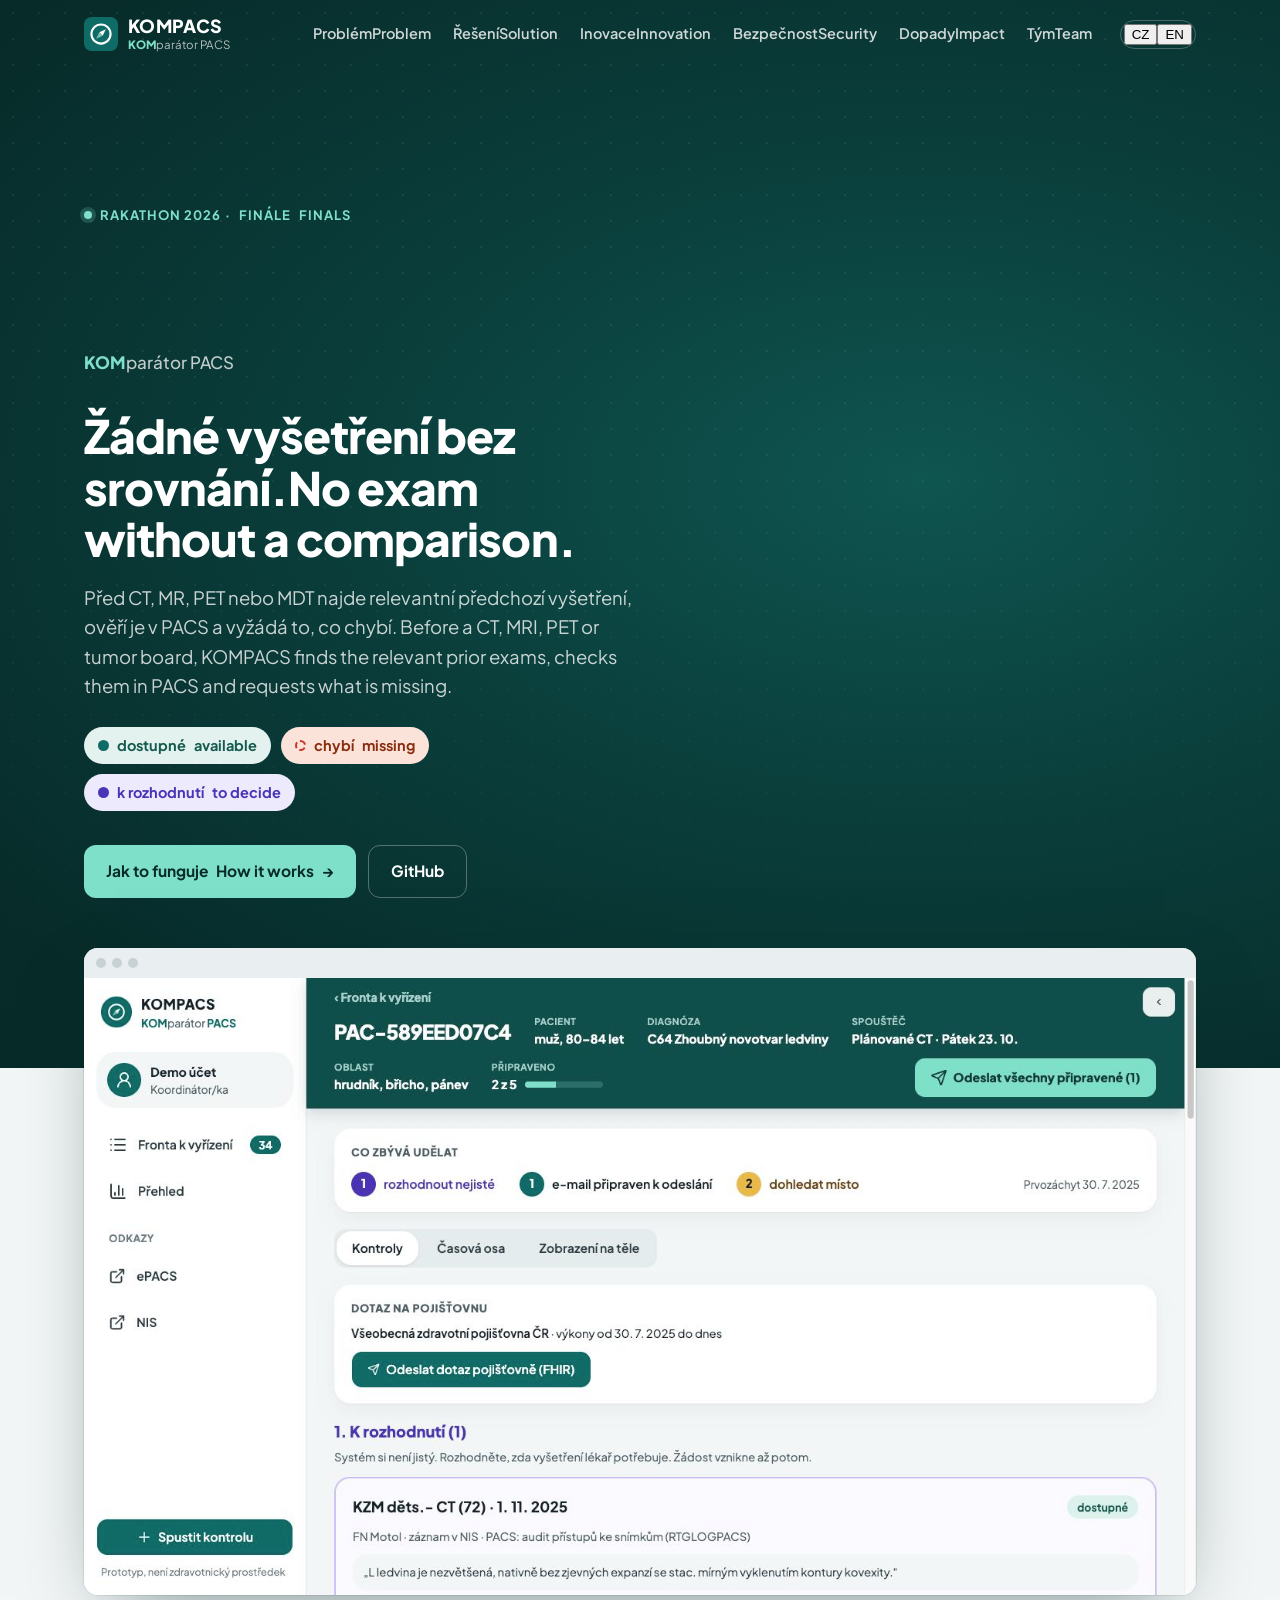
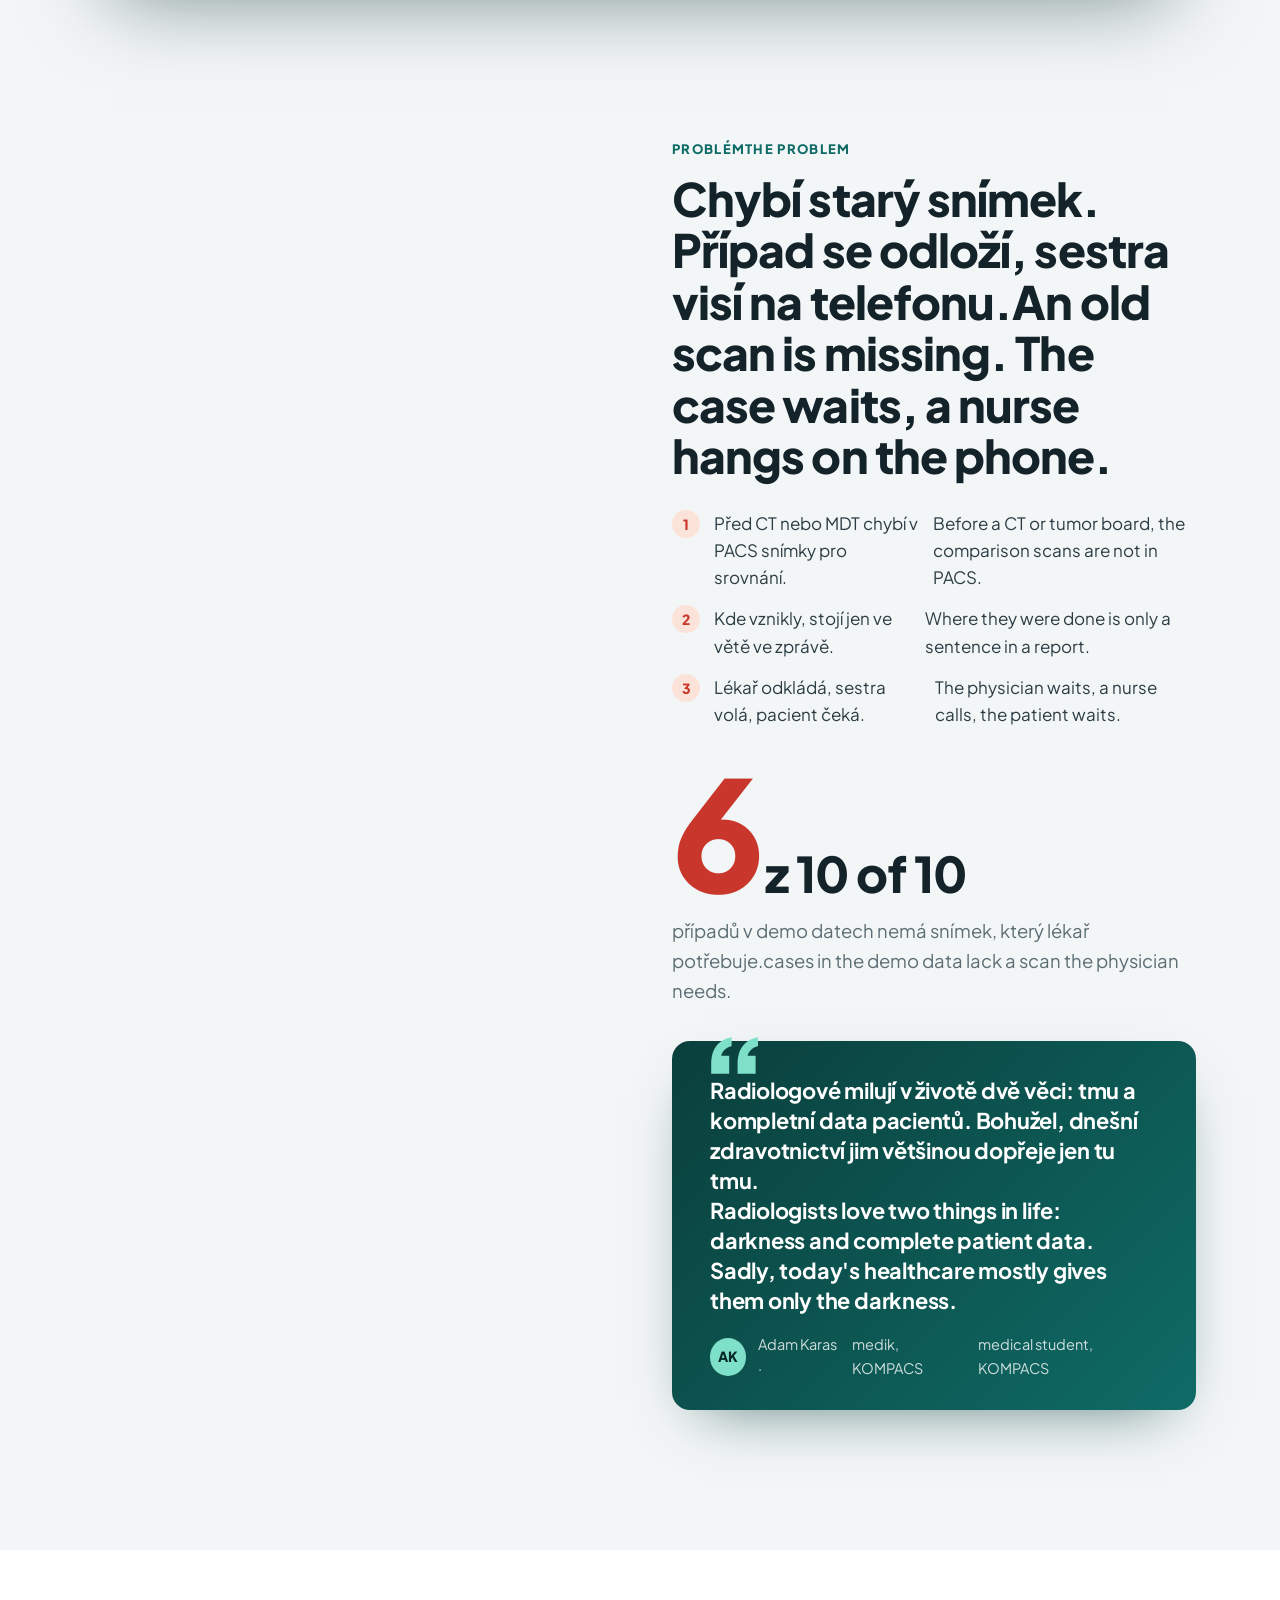
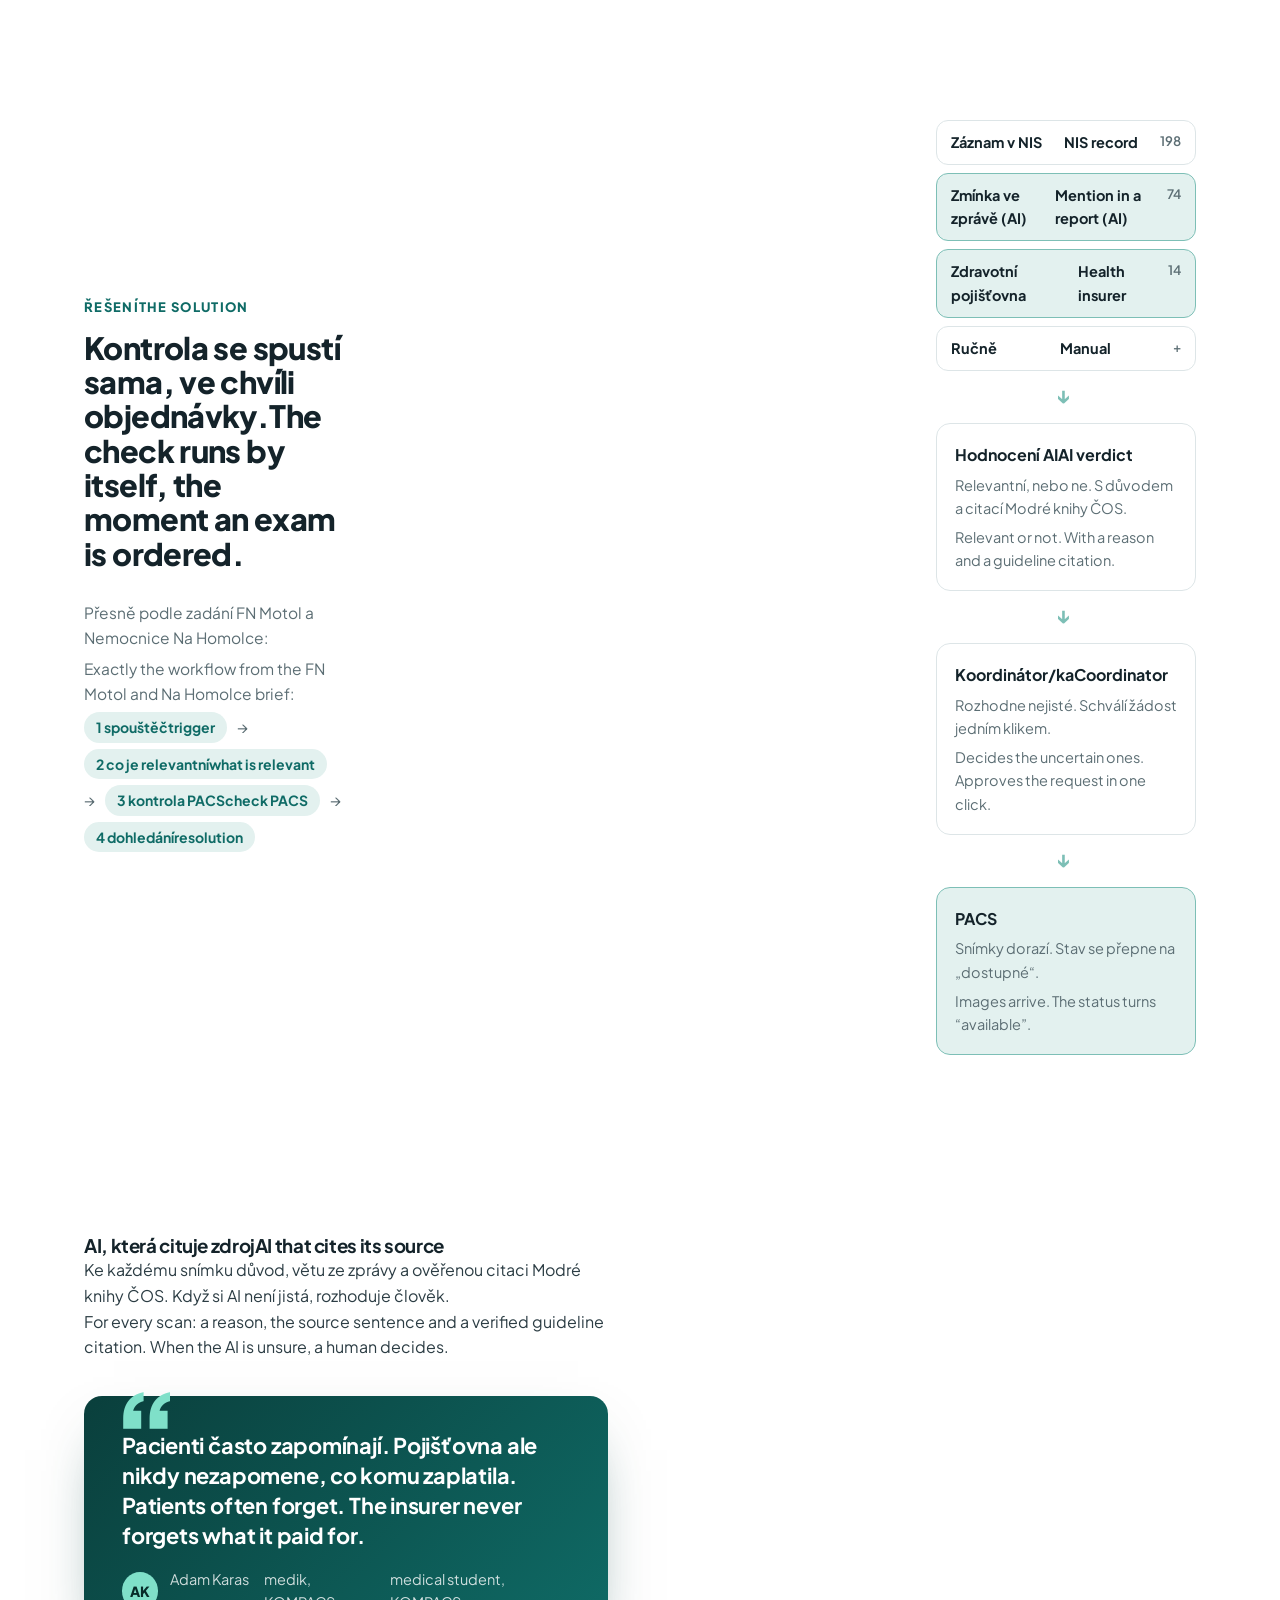
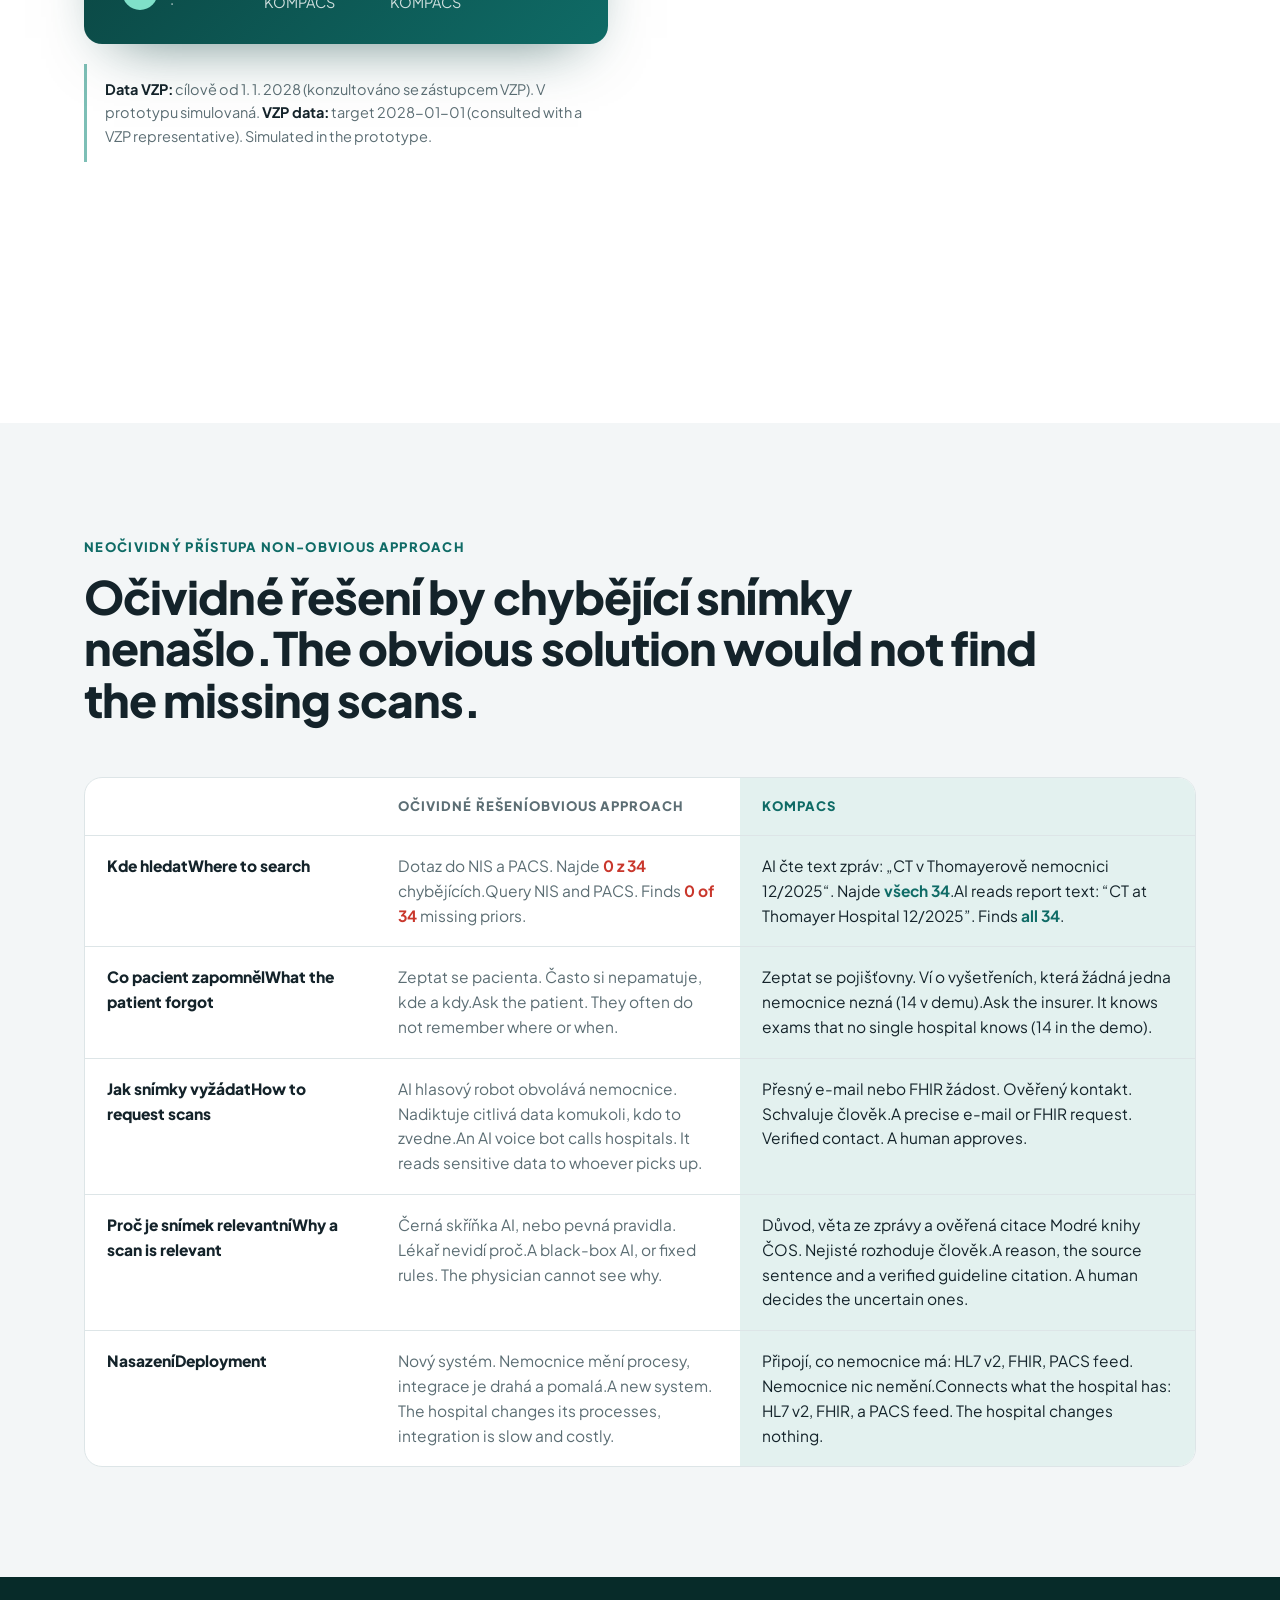
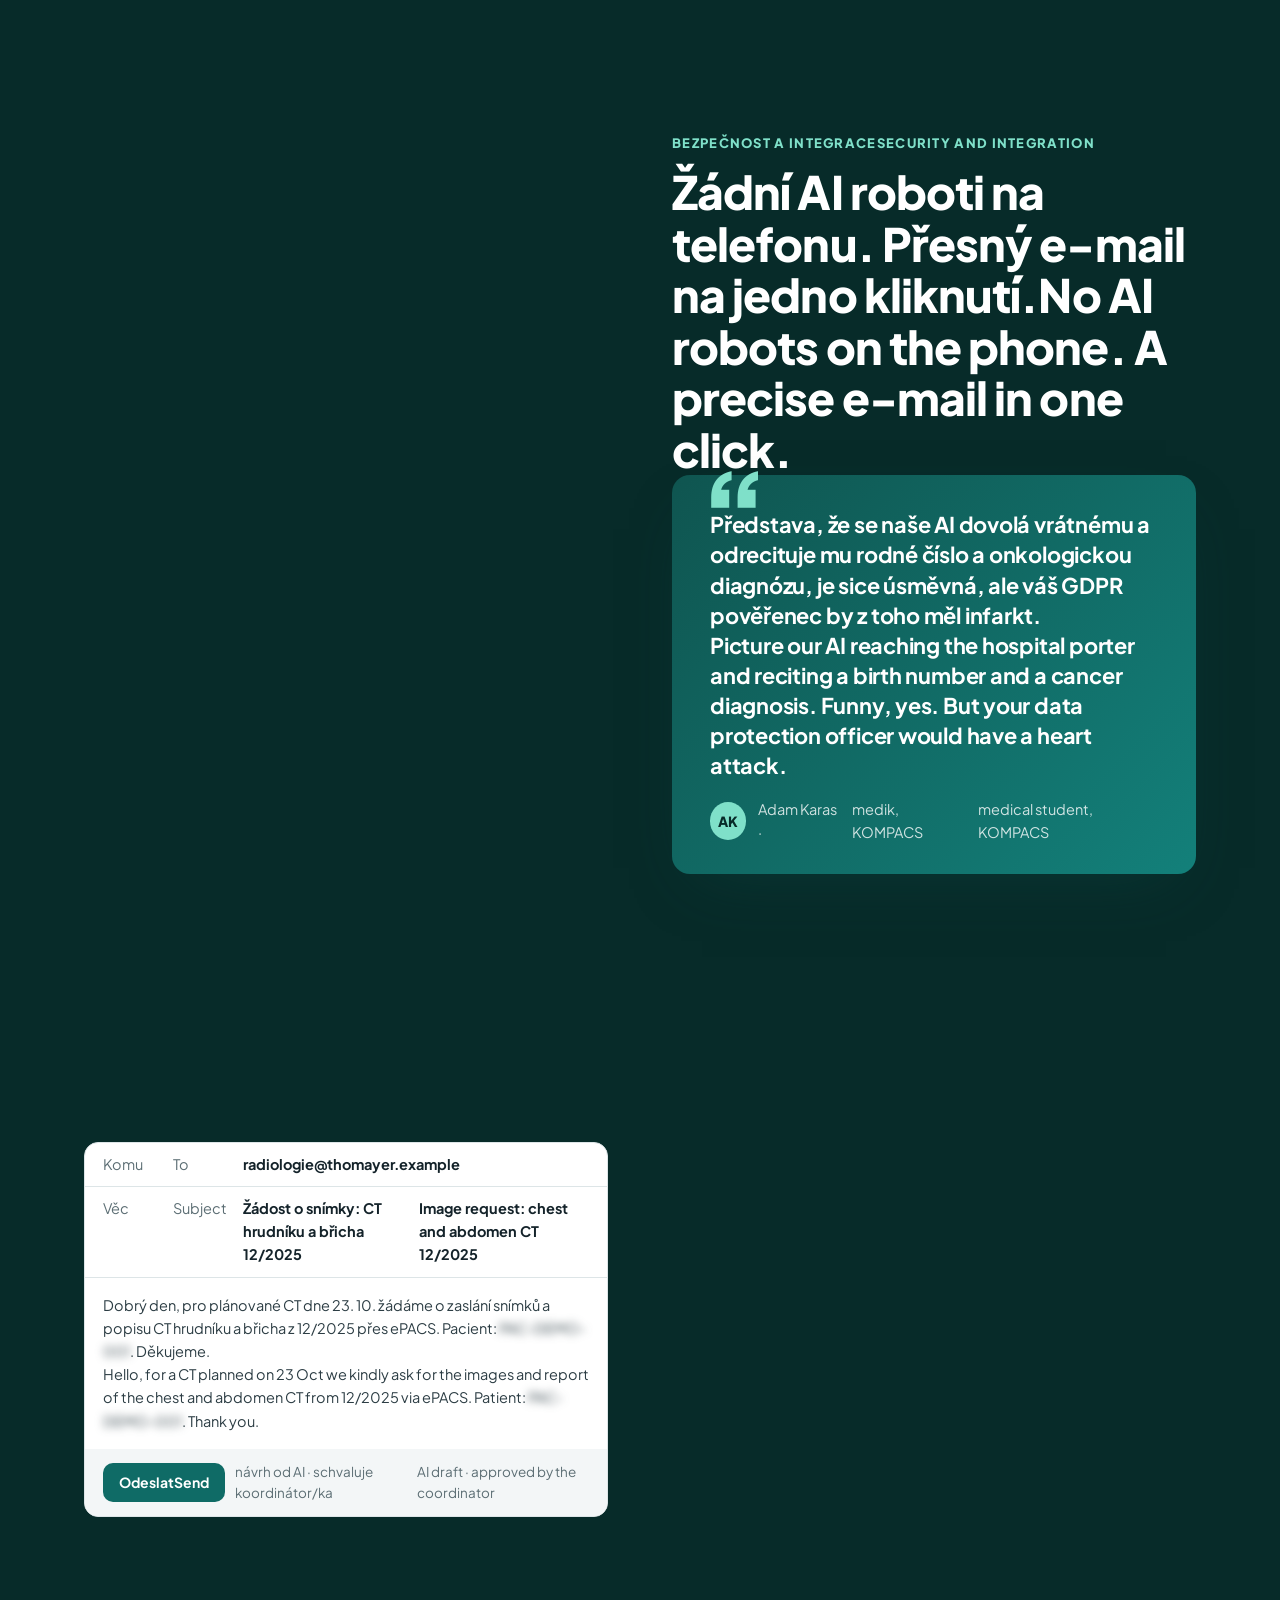
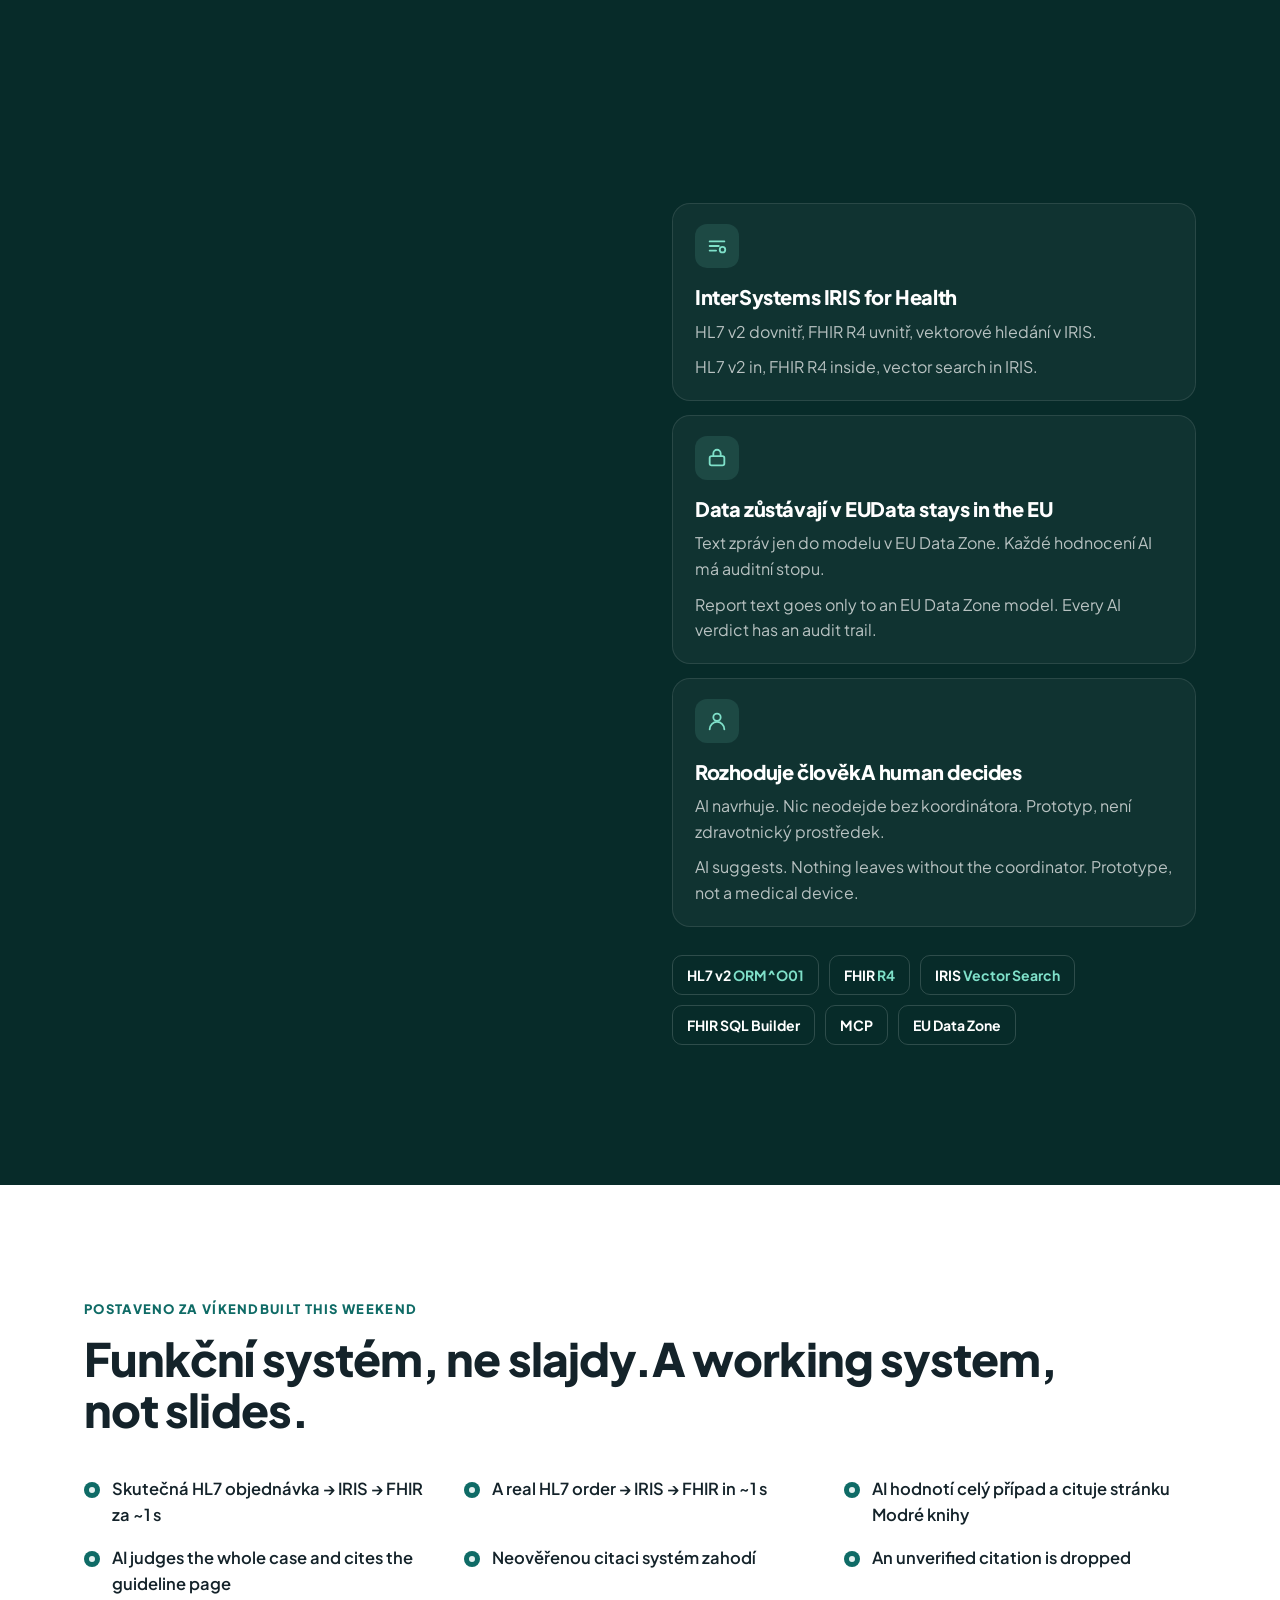
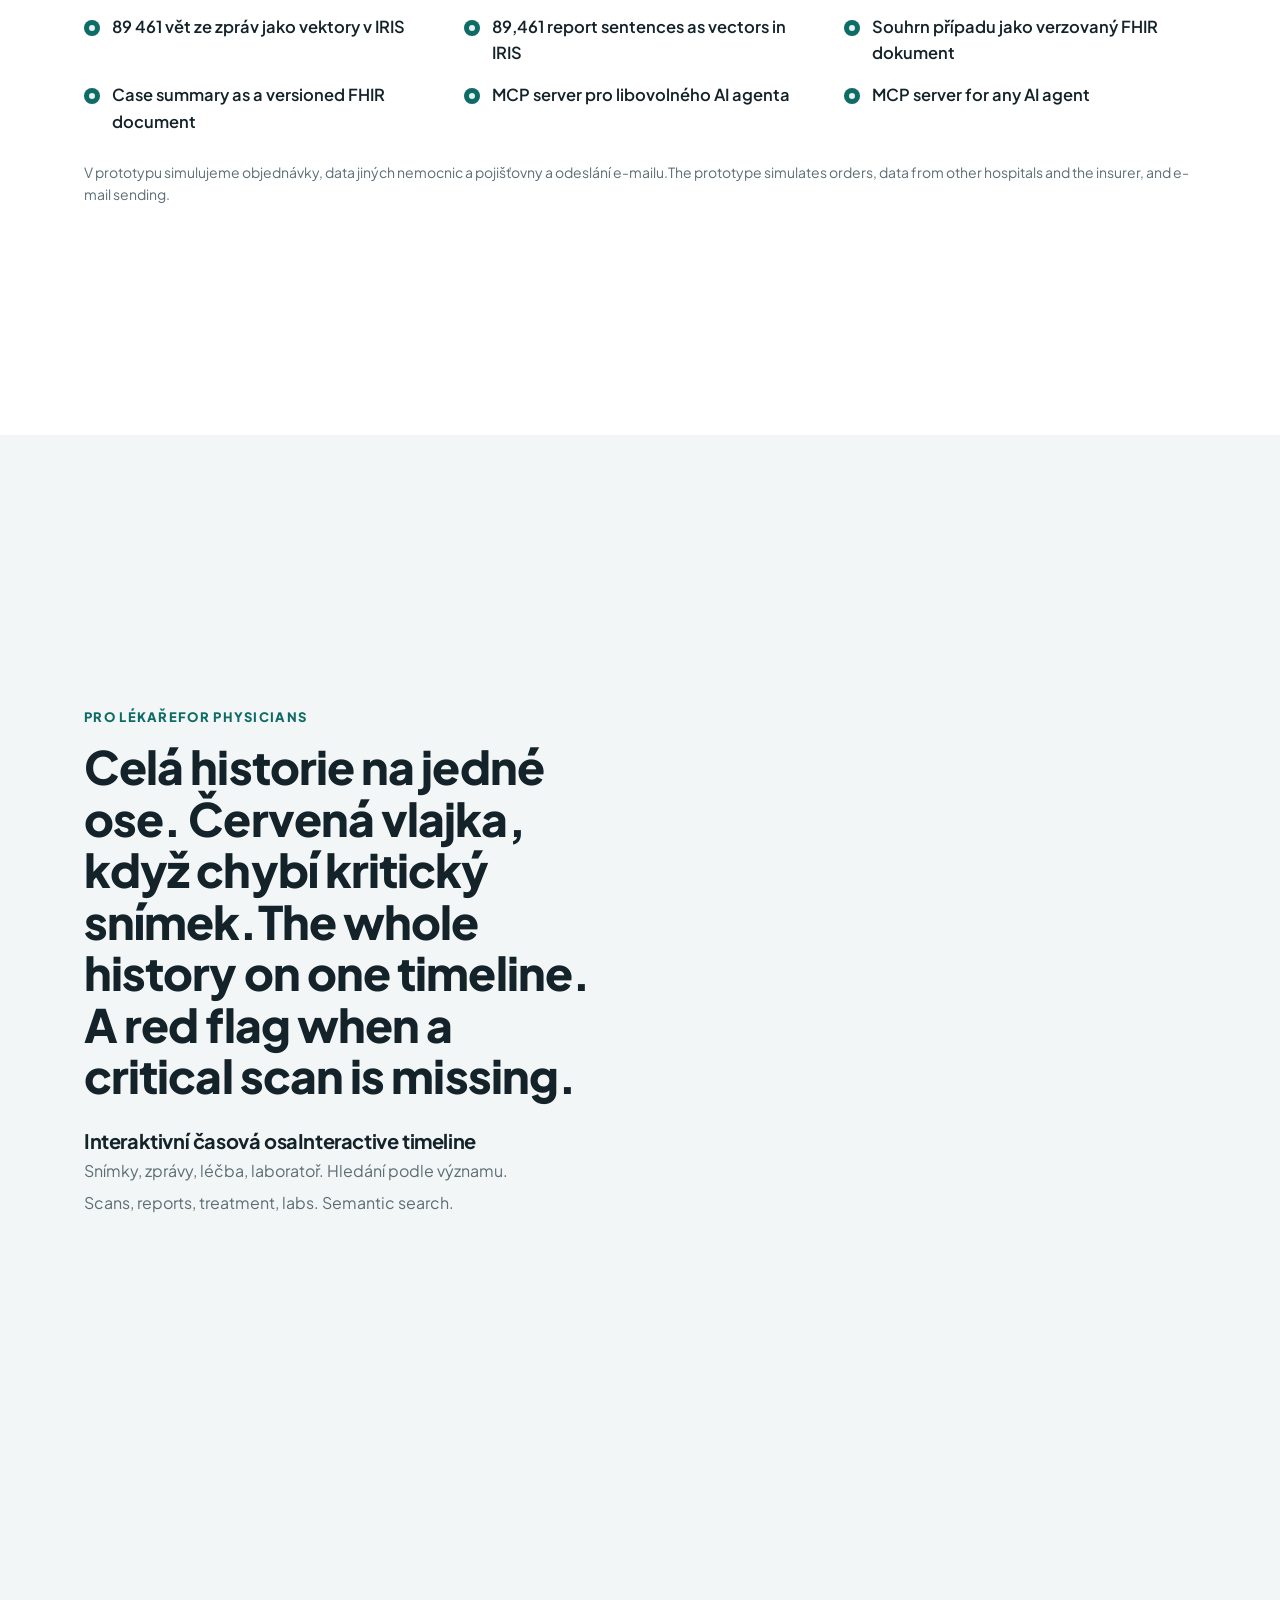
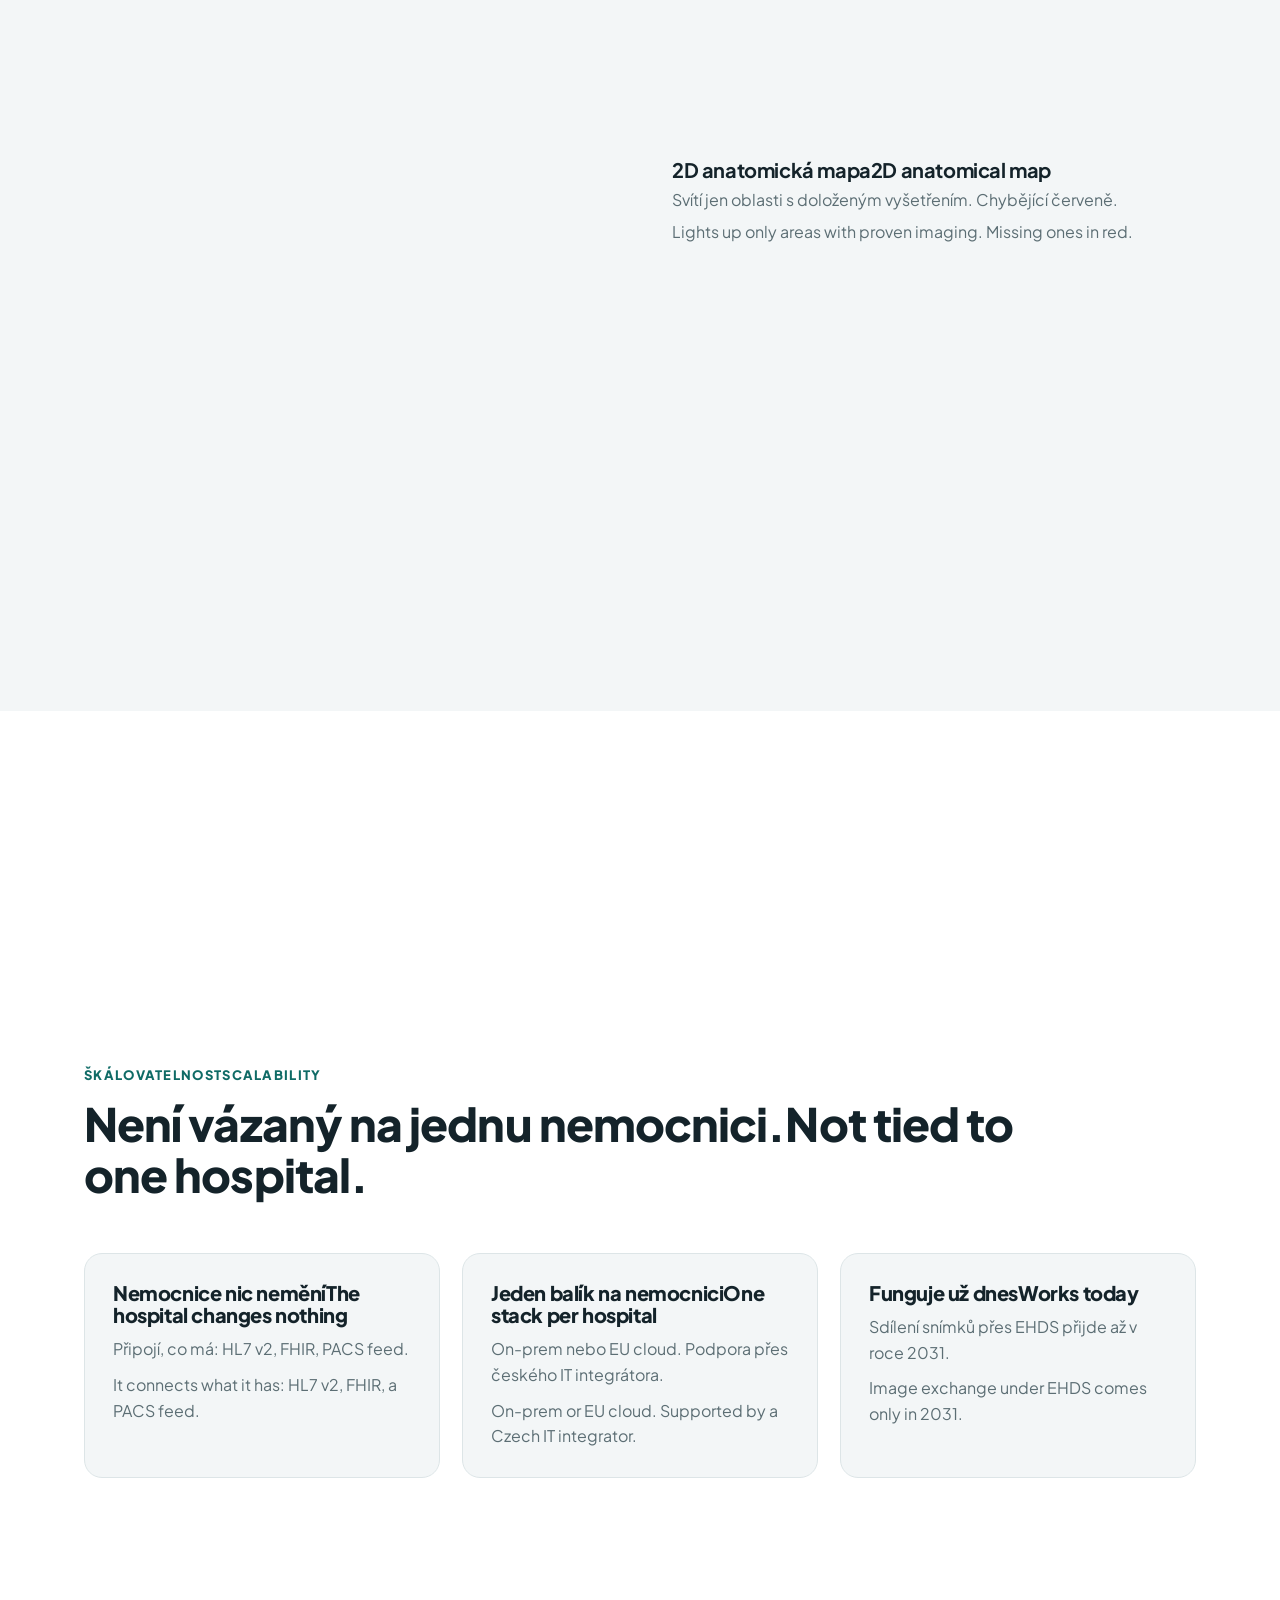
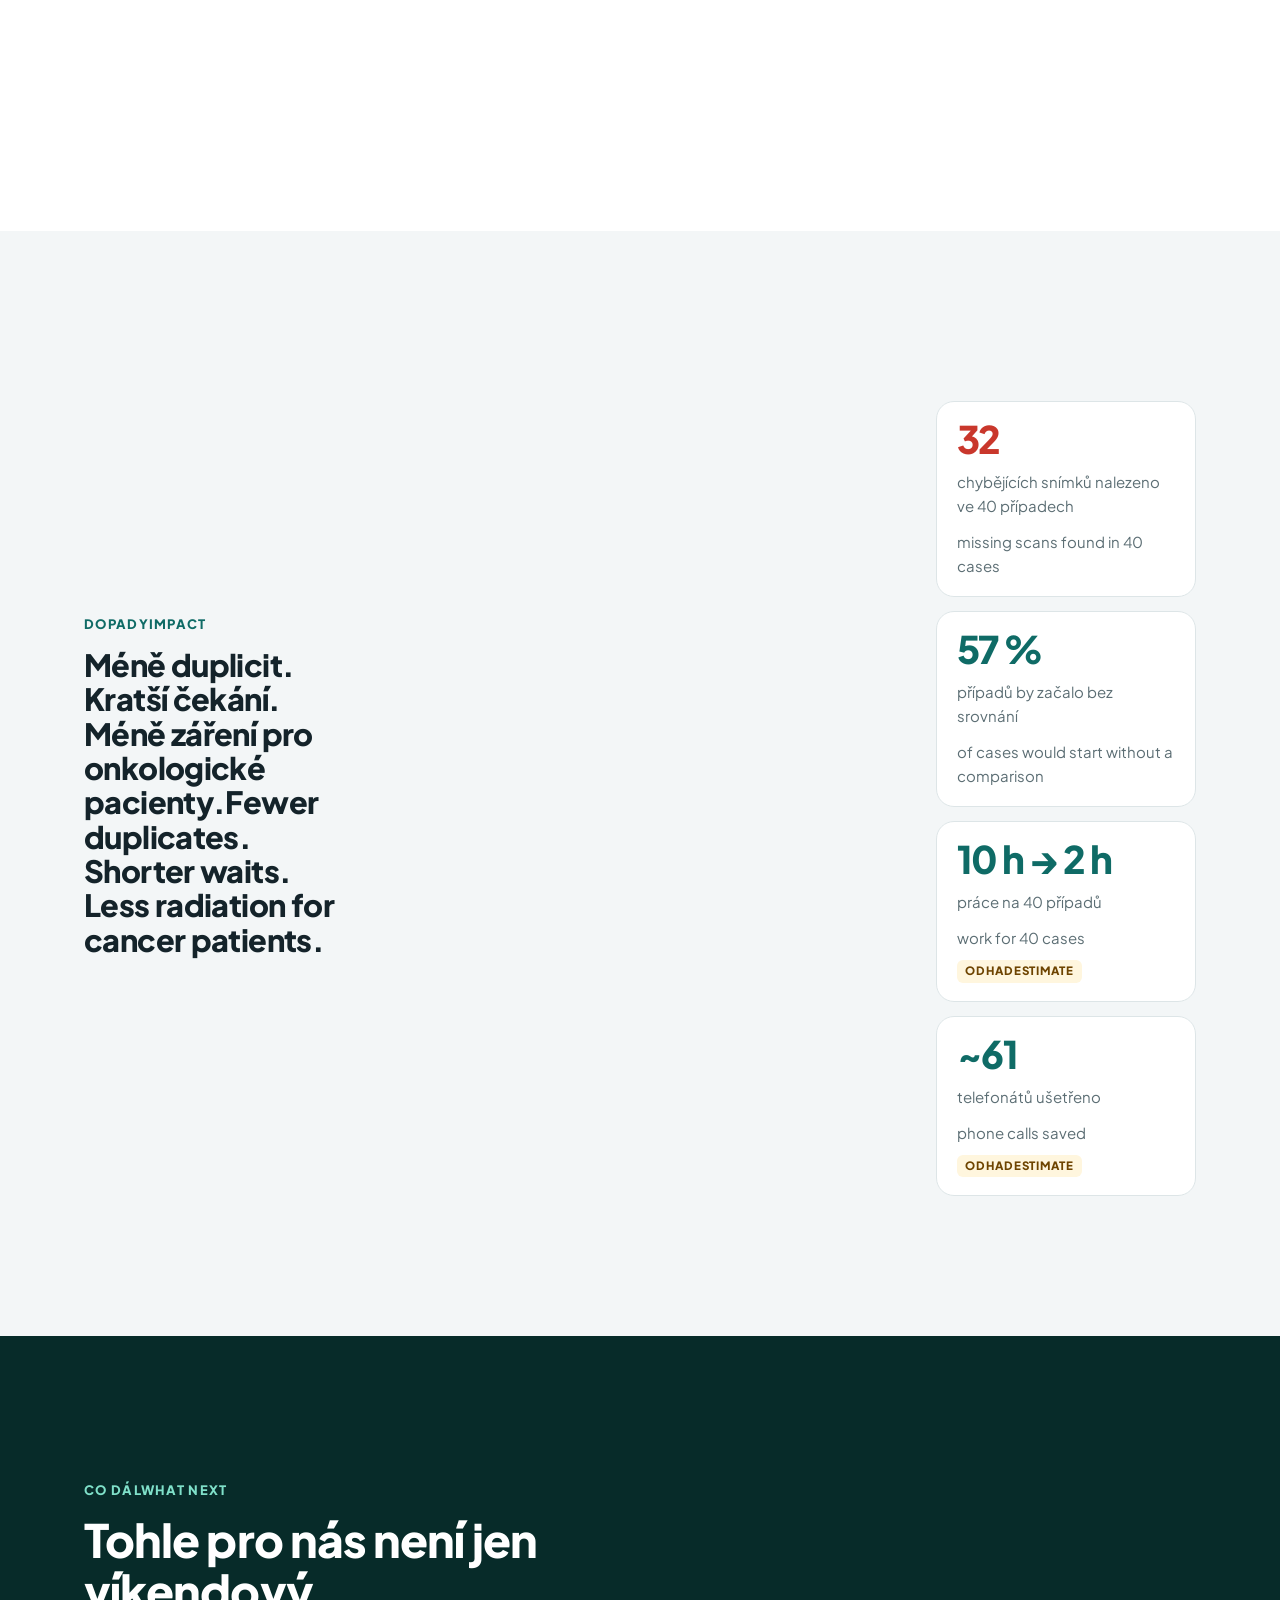
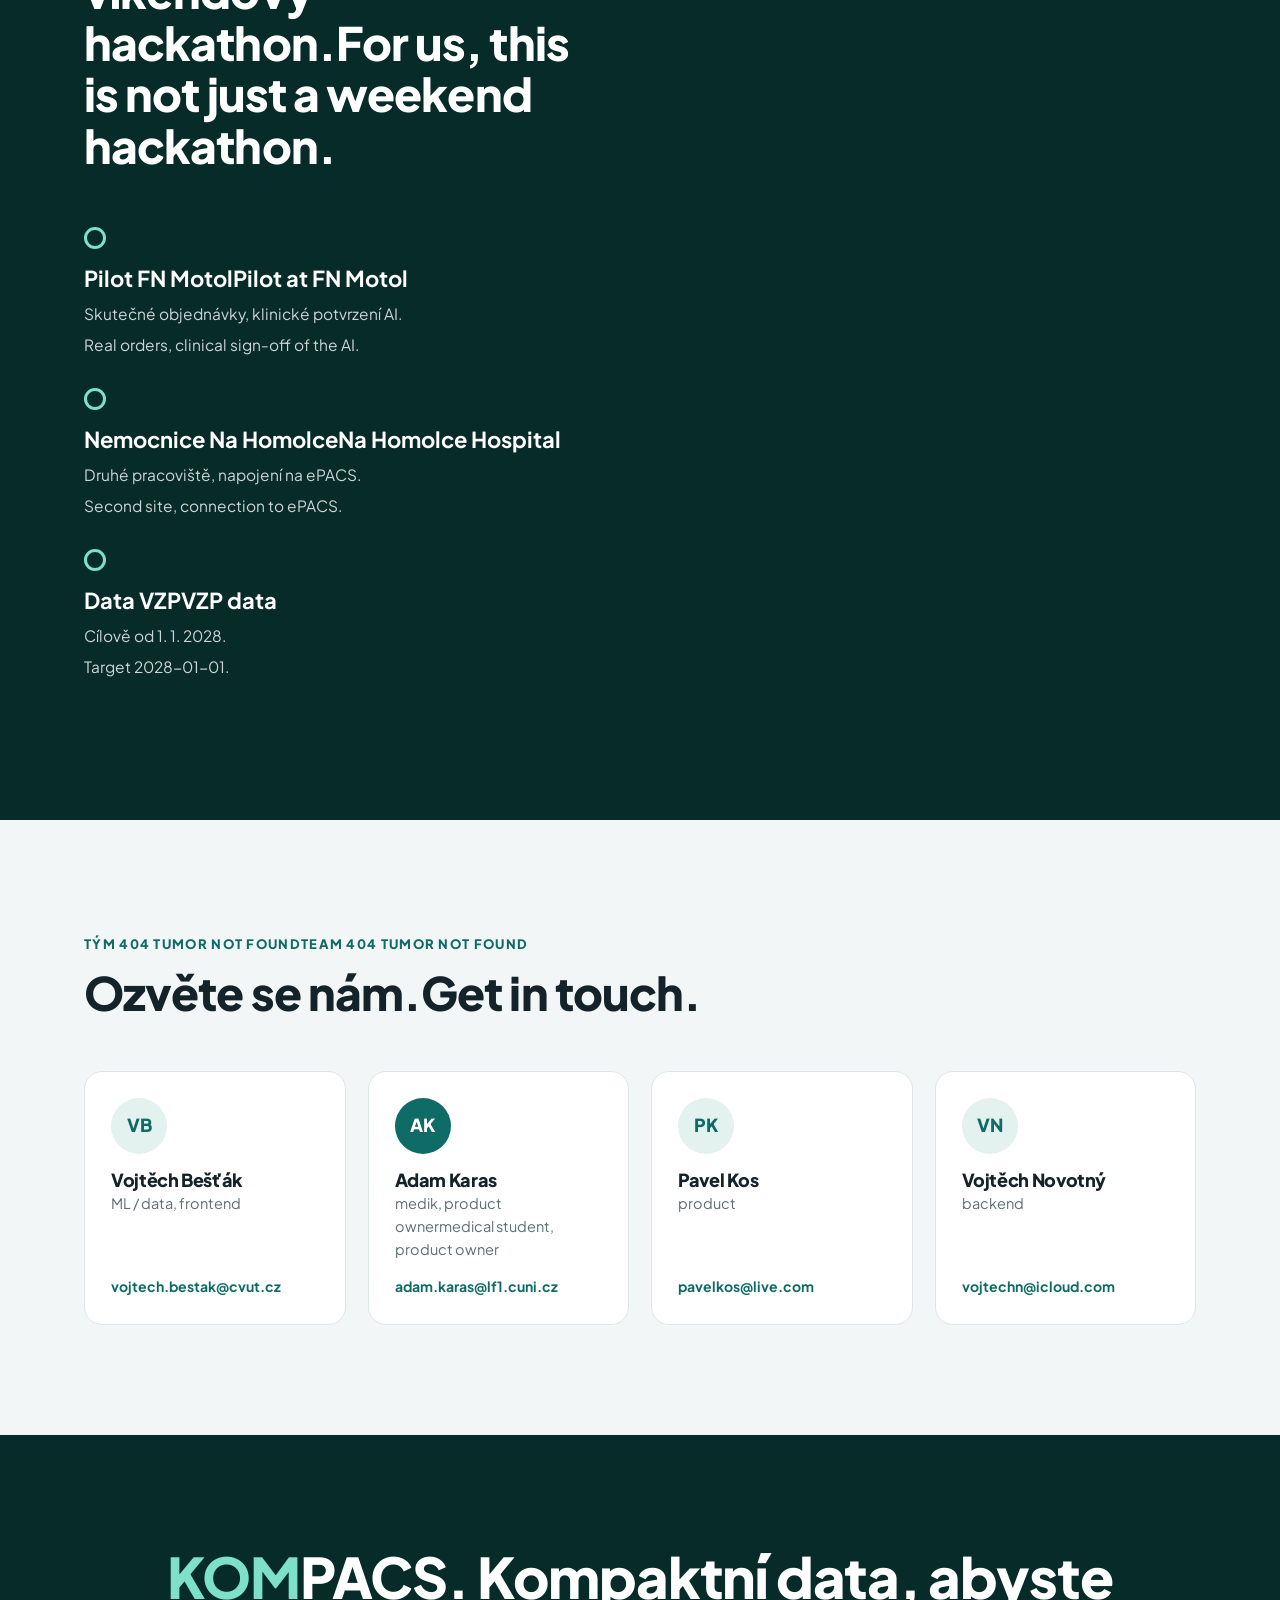
<file: lab-m3.html>
<!doctype html>
<html lang="cs" data-lang="cs">
<head>
<meta charset="utf-8">
<meta name="viewport" content="width=device-width, initial-scale=1">
<title>KOMPACS lab M3</title>
<meta name="description" content="KOMPACS najde před CT, MR, PET nebo MDT relevantní předchozí vyšetření, ověří je v PACS a připraví žádost o to, co chybí. Rakathon 2026.">
<meta property="og:title" content="KOMPACS · Žádné vyšetření bez srovnání.">
<meta property="og:description" content="Před CT, MR, PET nebo MDT najde relevantní předchozí vyšetření, ověří je v PACS a vyžádá to, co chybí.">
<meta property="og:image" content="https://kompacs.cz/assets/og.png">
<meta property="og:url" content="https://kompacs.cz/">
<meta name="twitter:card" content="summary_large_image">
<meta name="theme-color" content="#072B29">
<link rel="icon" href="assets/favicon.svg" type="image/svg+xml">
<link rel="preconnect" href="https://fonts.googleapis.com">
<link rel="preconnect" href="https://fonts.gstatic.com" crossorigin>
<link rel="stylesheet" href="https://fonts.googleapis.com/css2?family=Plus+Jakarta+Sans:wght@400;500;600;700;800&display=swap">
<link rel="stylesheet" href="style.css">
<link rel="stylesheet" href="lab-mesh.css">
<script>if (!matchMedia('(prefers-reduced-motion: reduce)').matches) document.documentElement.classList.add('pre-anim')</script>
</head>
<body>

<header class="nav" id="nav">
  <div class="wrap">
    <a class="brand" href="#top" aria-label="KOMPACS">
      <img src="assets/favicon.svg" alt="">
      <span><b>KOMPACS</b><small><span class="kom">KOM</span>parátor PACS</small></span>
    </a>
    <nav class="nav-links">
      <a href="#problem"><span data-l="cs">Problém</span><span data-l="en">Problem</span></a>
      <a href="#reseni"><span data-l="cs">Řešení</span><span data-l="en">Solution</span></a>
      <a href="#jinak"><span data-l="cs">Inovace</span><span data-l="en">Innovation</span></a>
      <a href="#bezpecnost"><span data-l="cs">Bezpečnost</span><span data-l="en">Security</span></a>
      <a href="#dopady"><span data-l="cs">Dopady</span><span data-l="en">Impact</span></a>
      <a href="#tym"><span data-l="cs">Tým</span><span data-l="en">Team</span></a>
    </nav>
    <div class="lang" role="group" aria-label="Jazyk / Language">
      <button type="button" data-set="cs">CZ</button>
      <button type="button" data-set="en">EN</button>
    </div>
  </div>
</header>

<main id="top">

<section class="hero" aria-label="KOMPACS">
  <div class="wrap">
    <div class="hero-copy">
      <span class="eyebrow">Rakathon 2026 · <span data-l="cs">finále</span><span data-l="en">finals</span></span>
      <div class="wordmark" id="wordmark" aria-label="KOMPACS">
        <span class="k">K</span><span class="k">O</span><span class="k">M</span><span>P</span><span>A</span><span class="c" id="wm-c">C</span><span>S</span>
      </div>
      <p class="expand"><span class="kom">KOM</span>parátor PACS</p>
      <h1><span data-l="cs">Žádné vyšetření bez srovnání.</span><span data-l="en">No exam without a comparison.</span></h1>
      <p class="lead">
        <span data-l="cs">Před CT, MR, PET nebo MDT najde relevantní předchozí vyšetření, ověří je v PACS a vyžádá to, co chybí.</span>
        <span data-l="en">Before a CT, MRI, PET or tumor board, KOMPACS finds the relevant prior exams, checks them in PACS and requests what is missing.</span>
      </p>
      <div class="chips">
        <span class="chip ok"><i></i><span data-l="cs">dostupné</span><span data-l="en">available</span></span>
        <span class="chip miss"><i></i><span data-l="cs">chybí</span><span data-l="en">missing</span></span>
        <span class="chip dec"><i></i><span data-l="cs">k rozhodnutí</span><span data-l="en">to decide</span></span>
      </div>
      <div class="ctas">
        <a class="btn primary" href="#reseni"><span data-l="cs">Jak to funguje</span><span data-l="en">How it works</span> →</a>
        <a class="btn ghost" href="https://github.com/404-tumor-not-found/rakathon" target="_blank" rel="noopener">GitHub</a>
      </div>
    </div>
    <div class="slot">
    <div class="stage" id="stage">
      <svg id="compass" viewBox="-400 -400 800 800" role="img" aria-label="Kompas hledá chybějící předchozí vyšetření / A compass finds a missing prior exam">
        <defs>
          <radialGradient id="glow" r="0.5">
            <stop offset="0" stop-color="#7FE0C9" stop-opacity=".22"/>
            <stop offset="1" stop-color="#7FE0C9" stop-opacity="0"/>
          </radialGradient>
        </defs>
        <circle r="300" fill="url(#glow)"/>
        <g id="ring"></g>
        <g id="rose"></g>
        <line id="beam" x1="0" y1="0" x2="0" y2="-270" stroke="#7FE0C9" stroke-width="2" stroke-linecap="round" opacity="0"/>
        <g id="priors"></g>
        <g id="needle">
          <polygon points="0,-205 0,0 -15,0" fill="#FFFFFF"/>
          <polygon points="0,-205 15,0 0,0" fill="#CFE9E4"/>
          <polygon points="0,90 -15,0 0,0" fill="#0E4B47"/>
          <polygon points="0,90 0,0 15,0" fill="#08332F"/>
          <circle r="17" fill="#FFFFFF"/>
          <circle r="7" fill="#0F6B66"/>
        </g>
      </svg>
      <p class="caption" id="caption" aria-live="polite">
        <span data-step="0"><span data-l="cs">Hledám předchozí vyšetření…</span><span data-l="en">Searching prior exams…</span></span>
        <span data-step="1" hidden><span class="miss">● </span><span data-l="cs">Nalezeno ve zprávě, <b class="miss">chybí v PACS</b></span><span data-l="en">Found in a report, <b class="miss">missing in PACS</b></span></span>
        <span data-step="2" hidden><span data-l="cs">Žádost odeslána → <b>dostupné v PACS</b></span><span data-l="en">Request sent → <b>available in PACS</b></span></span>
      </p>
    </div>
    </div>
  </div>
  <a class="scroll-hint" href="#ukazka">↓ <span data-l="cs">dál</span><span data-l="en">scroll</span></a>
</section>

<div class="wrap showcase" id="ukazka">
  <div class="frame reveal">
    <div class="bar"><i></i><i></i><i></i></div>
    <!-- Video slot: replace the img with
    <video src="assets/demo.mp4" poster="assets/app-case.jpg" autoplay muted loop playsinline></video> -->
    <img src="assets/app-case.jpg" alt="KOMPACS: detail případu s úkoly koordinátora / KOMPACS case detail" width="1440" height="799">
  </div>
</div>

<section id="problem">
  <div class="wrap">
<div class="split rev" data-scene="scatter">
<div class="txt">
<div class="reveal">
      <span class="kicker"><span data-l="cs">Problém</span><span data-l="en">The problem</span></span>
      <h2><span data-l="cs">Chybí starý snímek. Případ se odloží, sestra visí na telefonu.</span><span data-l="en">An old scan is missing. The case waits, a nurse hangs on the phone.</span></h2>
      <ul class="steps">
        <li><span>1</span><div data-l="cs">Před CT nebo MDT chybí v PACS snímky pro srovnání.</div><div data-l="en">Before a CT or tumor board, the comparison scans are not in PACS.</div></li>
        <li><span>2</span><div data-l="cs">Kde vznikly, stojí jen ve větě ve zprávě.</div><div data-l="en">Where they were done is only a sentence in a report.</div></li>
        <li><span>3</span><div data-l="cs">Lékař odkládá, sestra volá, pacient čeká.</div><div data-l="en">The physician waits, a nurse calls, the patient waits.</div></li>
      </ul>
</div>
<div class="reveal" style="margin-top:34px">
      <div class="big-stat"><span data-count="6">6</span><small data-l="cs">z 10</small><small data-l="en">of 10</small></div>
      <p class="sub"><span data-l="cs">případů v demo datech nemá snímek, který lékař potřebuje.</span><span data-l="en">cases in the demo data lack a scan the physician needs.</span></p>
</div>
    <blockquote class="quote reveal">
      <p data-l="cs">Radiologové milují v životě dvě věci: tmu a kompletní data pacientů. Bohužel, dnešní zdravotnictví jim většinou dopřeje jen tu tmu.</p>
      <p data-l="en">Radiologists love two things in life: darkness and complete patient data. Sadly, today's healthcare mostly gives them only the darkness.</p>
      <footer><span class="avatar">AK</span>Adam Karas · <span data-l="cs">medik, KOMPACS</span><span data-l="en">medical student, KOMPACS</span></footer>
    </blockquote>
</div>
<div class="slot"></div>
</div>
  </div>
</section>

<section id="reseni" class="alt">
  <div class="wrap">
<div class="split3" data-scene="pipeline">
<div class="txt">
    <span class="kicker reveal"><span data-l="cs">Řešení</span><span data-l="en">The solution</span></span>
    <h2 class="reveal"><span data-l="cs">Kontrola se spustí sama, ve chvíli objednávky.</span><span data-l="en">The check runs by itself, the moment an exam is ordered.</span></h2>
    <p class="fit reveal"><span data-l="cs">Přesně podle zadání FN Motol a Nemocnice Na Homolce:</span><span data-l="en">Exactly the workflow from the FN Motol and Na Homolce brief:</span>
      <b>1 <span data-l="cs">spouštěč</span><span data-l="en">trigger</span></b> → <b>2 <span data-l="cs">co je relevantní</span><span data-l="en">what is relevant</span></b> → <b>3 <span data-l="cs">kontrola PACS</span><span data-l="en">check PACS</span></b> → <b>4 <span data-l="cs">dohledání</span><span data-l="en">resolution</span></b></p>
</div>
<div class="slot"></div>
<div class="txt">
    <div class="flow reveal">
      <div class="sources">
        <div class="src"><span data-l="cs">Záznam v NIS</span><span data-l="en">NIS record</span><em>198</em></div>
        <div class="src hl"><span data-l="cs">Zmínka ve zprávě (AI)</span><span data-l="en">Mention in a report (AI)</span><em>74</em></div>
        <div class="src hl"><span data-l="cs">Zdravotní pojišťovna</span><span data-l="en">Health insurer</span><em>14</em></div>
        <div class="src"><span data-l="cs">Ručně</span><span data-l="en">Manual</span><em>+</em></div>
      </div>
      <div class="arrow">→</div>
      <div class="node"><b><span data-l="cs">Hodnocení AI</span><span data-l="en">AI verdict</span></b><p data-l="cs">Relevantní, nebo ne. S důvodem a citací Modré knihy ČOS.</p><p data-l="en">Relevant or not. With a reason and a guideline citation.</p></div>
      <div class="arrow">→</div>
      <div class="node"><b><span data-l="cs">Koordinátor/ka</span><span data-l="en">Coordinator</span></b><p data-l="cs">Rozhodne nejisté. Schválí žádost jedním klikem.</p><p data-l="en">Decides the uncertain ones. Approves the request in one click.</p></div>
      <div class="arrow">→</div>
      <div class="node ok"><b>PACS</b><p data-l="cs">Snímky dorazí. Stav se přepne na „dostupné“.</p><p data-l="en">Images arrive. The status turns “available”.</p></div>
    </div>
</div>
</div>
<div class="split" data-scene="verdict">
<div class="txt">
      <div class="copy reveal">
        <h3><span data-l="cs">AI, která cituje zdroj</span><span data-l="en">AI that cites its source</span></h3>
        <p data-l="cs">Ke každému snímku důvod, větu ze zprávy a ověřenou citaci Modré knihy ČOS. Když si AI není jistá, rozhoduje člověk.</p>
        <p data-l="en">For every scan: a reason, the source sentence and a verified guideline citation. When the AI is unsure, a human decides.</p>
      </div>
    <blockquote class="quote reveal">
      <p data-l="cs">Pacienti často zapomínají. Pojišťovna ale nikdy nezapomene, co komu zaplatila.</p>
      <p data-l="en">Patients often forget. The insurer never forgets what it paid for.</p>
      <footer><span class="avatar">AK</span>Adam Karas · <span data-l="cs">medik, KOMPACS</span><span data-l="en">medical student, KOMPACS</span></footer>
    </blockquote>
    <p class="note reveal">
      <span data-l="cs"><b>Data VZP:</b> cílově od 1. 1. 2028 (konzultováno se zástupcem VZP). V prototypu simulovaná.</span>
      <span data-l="en"><b>VZP data:</b> target 2028-01-01 (consulted with a VZP representative). Simulated in the prototype.</span>
    </p>
</div>
<div class="slot"></div>
</div>
  </div>
</section>

<section id="jinak">
  <div class="wrap">
<div class="rest-block" data-scene="compass" data-place="rest">
    <span class="kicker reveal"><span data-l="cs">Neočividný přístup</span><span data-l="en">A non-obvious approach</span></span>
    <h2 class="reveal"><span data-l="cs">Očividné řešení by chybějící snímky nenašlo.</span><span data-l="en">The obvious solution would not find the missing scans.</span></h2>
    <div class="compare reveal">
      <div class="ch"></div>
      <div class="ch"><span data-l="cs">Očividné řešení</span><span data-l="en">Obvious approach</span></div>
      <div class="ch us">KOMPACS</div>

      <div class="rh"><span data-l="cs">Kde hledat</span><span data-l="en">Where to search</span></div>
      <div class="them"><span data-l="cs">Dotaz do NIS a PACS. Najde <b>0 z 34</b> chybějících.</span><span data-l="en">Query NIS and PACS. Finds <b>0 of 34</b> missing priors.</span></div>
      <div class="us"><span data-l="cs">AI čte text zpráv: „CT v Thomayerově nemocnici 12/2025“. Najde <b>všech 34</b>.</span><span data-l="en">AI reads report text: “CT at Thomayer Hospital 12/2025”. Finds <b>all 34</b>.</span></div>

      <div class="rh"><span data-l="cs">Co pacient zapomněl</span><span data-l="en">What the patient forgot</span></div>
      <div class="them"><span data-l="cs">Zeptat se pacienta. Často si nepamatuje, kde a kdy.</span><span data-l="en">Ask the patient. They often do not remember where or when.</span></div>
      <div class="us"><span data-l="cs">Zeptat se pojišťovny. Ví o vyšetřeních, která žádná jedna nemocnice nezná (14 v demu).</span><span data-l="en">Ask the insurer. It knows exams that no single hospital knows (14 in the demo).</span></div>

      <div class="rh"><span data-l="cs">Jak snímky vyžádat</span><span data-l="en">How to request scans</span></div>
      <div class="them"><span data-l="cs">AI hlasový robot obvolává nemocnice. Nadiktuje citlivá data komukoli, kdo to zvedne.</span><span data-l="en">An AI voice bot calls hospitals. It reads sensitive data to whoever picks up.</span></div>
      <div class="us"><span data-l="cs">Přesný e-mail nebo FHIR žádost. Ověřený kontakt. Schvaluje člověk.</span><span data-l="en">A precise e-mail or FHIR request. Verified contact. A human approves.</span></div>

      <div class="rh"><span data-l="cs">Proč je snímek relevantní</span><span data-l="en">Why a scan is relevant</span></div>
      <div class="them"><span data-l="cs">Černá skříňka AI, nebo pevná pravidla. Lékař nevidí proč.</span><span data-l="en">A black-box AI, or fixed rules. The physician cannot see why.</span></div>
      <div class="us"><span data-l="cs">Důvod, věta ze zprávy a ověřená citace Modré knihy ČOS. Nejisté rozhoduje člověk.</span><span data-l="en">A reason, the source sentence and a verified guideline citation. A human decides the uncertain ones.</span></div>

      <div class="rh"><span data-l="cs">Nasazení</span><span data-l="en">Deployment</span></div>
      <div class="them"><span data-l="cs">Nový systém. Nemocnice mění procesy, integrace je drahá a pomalá.</span><span data-l="en">A new system. The hospital changes its processes, integration is slow and costly.</span></div>
      <div class="us"><span data-l="cs">Připojí, co nemocnice má: HL7 v2, FHIR, PACS feed. Nemocnice nic nemění.</span><span data-l="en">Connects what the hospital has: HL7 v2, FHIR, a PACS feed. The hospital changes nothing.</span></div>
    </div>
</div>
  </div>
</section>

<section id="bezpecnost" class="dark">
  <div class="wrap">
<div class="split rev" data-scene="phone">
<div class="txt">
    <span class="kicker reveal"><span data-l="cs">Bezpečnost a integrace</span><span data-l="en">Security and integration</span></span>
    <h2 class="reveal"><span data-l="cs">Žádní AI roboti na telefonu. Přesný e-mail na jedno kliknutí.</span><span data-l="en">No AI robots on the phone. A precise e-mail in one click.</span></h2>
      <blockquote class="quote reveal" style="margin:0">
        <p data-l="cs">Představa, že se naše AI dovolá vrátnému a odrecituje mu rodné číslo a onkologickou diagnózu, je sice úsměvná, ale váš GDPR pověřenec by z toho měl infarkt.</p>
        <p data-l="en">Picture our AI reaching the hospital porter and reciting a birth number and a cancer diagnosis. Funny, yes. But your data protection officer would have a heart attack.</p>
        <footer><span class="avatar">AK</span>Adam Karas · <span data-l="cs">medik, KOMPACS</span><span data-l="en">medical student, KOMPACS</span></footer>
      </blockquote>
</div>
<div class="slot"></div>
</div>
<div class="split" data-scene="envelope">
<div class="txt">
      <div class="mail reveal" aria-label="Ukázka návrhu e-mailu / Sample e-mail draft">
        <div class="row"><span data-l="cs">Komu</span><span data-l="en">To</span><b>radiologie@thomayer.example</b></div>
        <div class="row"><span data-l="cs">Věc</span><span data-l="en">Subject</span><b data-l="cs">Žádost o snímky: CT hrudníku a břicha 12/2025</b><b data-l="en">Image request: chest and abdomen CT 12/2025</b></div>
        <div class="body">
          <p data-l="cs">Dobrý den, pro plánované CT dne 23. 10. žádáme o zaslání snímků a popisu CT hrudníku a břicha z 12/2025 přes ePACS. Pacient: <span class="blur">PAC-DEMO-001</span>. Děkujeme.</p>
          <p data-l="en">Hello, for a CT planned on 23 Oct we kindly ask for the images and report of the chest and abdomen CT from 12/2025 via ePACS. Patient: <span class="blur">PAC-DEMO-001</span>. Thank you.</p>
        </div>
        <div class="act"><span class="send"><span data-l="cs">Odeslat</span><span data-l="en">Send</span></span><span class="hint" data-l="cs">návrh od AI · schvaluje koordinátor/ka</span><span class="hint" data-l="en">AI draft · approved by the coordinator</span></div>
      </div>
</div>
<div class="slot"></div>
</div>
<div class="split rev" data-scene="shield">
<div class="txt">
    <div class="grid g3">
      <div class="card reveal">
        <div class="icon"><svg viewBox="0 0 24 24" fill="none" stroke="currentColor" stroke-width="2" stroke-linecap="round" stroke-linejoin="round"><path d="M4 7h16M4 12h10M4 17h7"/><circle cx="18" cy="16" r="3"/></svg></div>
        <h3>InterSystems IRIS for Health</h3>
        <p data-l="cs">HL7 v2 dovnitř, FHIR R4 uvnitř, vektorové hledání v IRIS.</p>
        <p data-l="en">HL7 v2 in, FHIR R4 inside, vector search in IRIS.</p>
      </div>
      <div class="card reveal">
        <div class="icon"><svg viewBox="0 0 24 24" fill="none" stroke="currentColor" stroke-width="2" stroke-linecap="round" stroke-linejoin="round"><rect x="4" y="10" width="16" height="10" rx="2"/><path d="M8 10V7a4 4 0 0 1 8 0v3"/></svg></div>
        <h3><span data-l="cs">Data zůstávají v EU</span><span data-l="en">Data stays in the EU</span></h3>
        <p data-l="cs">Text zpráv jen do modelu v EU Data Zone. Každé hodnocení AI má auditní stopu.</p>
        <p data-l="en">Report text goes only to an EU Data Zone model. Every AI verdict has an audit trail.</p>
      </div>
      <div class="card reveal">
        <div class="icon"><svg viewBox="0 0 24 24" fill="none" stroke="currentColor" stroke-width="2" stroke-linecap="round" stroke-linejoin="round"><circle cx="12" cy="8" r="4"/><path d="M4 21a8 8 0 0 1 16 0"/></svg></div>
        <h3><span data-l="cs">Rozhoduje člověk</span><span data-l="en">A human decides</span></h3>
        <p data-l="cs">AI navrhuje. Nic neodejde bez koordinátora. Prototyp, není zdravotnický prostředek.</p>
        <p data-l="en">AI suggests. Nothing leaves without the coordinator. Prototype, not a medical device.</p>
      </div>
    </div>
    <div class="badges reveal">
      <span class="badge">HL7 v2 <em>ORM^O01</em></span><span class="badge">FHIR <em>R4</em></span><span class="badge">IRIS <em>Vector Search</em></span><span class="badge">FHIR SQL Builder</span><span class="badge">MCP</span><span class="badge">EU Data Zone</span>
    </div>
</div>
<div class="slot"></div>
</div>
  </div>
</section>

<section id="postaveno" class="alt">
  <div class="wrap">
<div class="rest-block" data-scene="compass" data-place="rest">
    <span class="kicker reveal"><span data-l="cs">Postaveno za víkend</span><span data-l="en">Built this weekend</span></span>
    <h2 class="reveal"><span data-l="cs">Funkční systém, ne slajdy.</span><span data-l="en">A working system, not slides.</span></h2>
    <ul class="ticks built-list reveal">
      <li data-l="cs">Skutečná HL7 objednávka → IRIS → FHIR za ~1 s</li><li data-l="en">A real HL7 order → IRIS → FHIR in ~1 s</li>
      <li data-l="cs">AI hodnotí celý případ a cituje stránku Modré knihy</li><li data-l="en">AI judges the whole case and cites the guideline page</li>
      <li data-l="cs">Neověřenou citaci systém zahodí</li><li data-l="en">An unverified citation is dropped</li>
      <li data-l="cs">89 461 vět ze zpráv jako vektory v IRIS</li><li data-l="en">89,461 report sentences as vectors in IRIS</li>
      <li data-l="cs">Souhrn případu jako verzovaný FHIR dokument</li><li data-l="en">Case summary as a versioned FHIR document</li>
      <li data-l="cs">MCP server pro libovolného AI agenta</li><li data-l="en">MCP server for any AI agent</li>
    </ul>
    <p class="footnote reveal"><span data-l="cs">V prototypu simulujeme objednávky, data jiných nemocnic a pojišťovny a odeslání e-mailu.</span><span data-l="en">The prototype simulates orders, data from other hospitals and the insurer, and e-mail sending.</span></p>
</div>
  </div>
</section>

<section id="lekari">
  <div class="wrap">
<div class="split" data-scene="timeline">
<div class="txt">
    <span class="kicker reveal"><span data-l="cs">Pro lékaře</span><span data-l="en">For physicians</span></span>
    <h2 class="reveal"><span data-l="cs">Celá historie na jedné ose. Červená vlajka, když chybí kritický snímek.</span><span data-l="en">The whole history on one timeline. A red flag when a critical scan is missing.</span></h2>
        <h3 class="illus-t"><span data-l="cs">Interaktivní časová osa</span><span data-l="en">Interactive timeline</span></h3>
        <p class="illus-p" data-l="cs">Snímky, zprávy, léčba, laboratoř. Hledání podle významu.</p>
        <p class="illus-p" data-l="en">Scans, reports, treatment, labs. Semantic search.</p>
</div>
<div class="slot"></div>
</div>
<div class="split rev" data-scene="body">
<div class="txt">
        <h3 class="illus-t"><span data-l="cs">2D anatomická mapa</span><span data-l="en">2D anatomical map</span></h3>
        <p class="illus-p" data-l="cs">Svítí jen oblasti s doloženým vyšetřením. Chybějící červeně.</p>
        <p class="illus-p" data-l="en">Lights up only areas with proven imaging. Missing ones in red.</p>
</div>
<div class="slot"></div>
</div>
  </div>
</section>

<section id="skala" class="alt">
  <div class="wrap">
<div class="bg-block" data-scene="czmap" data-place="bg" data-op="0.14">
    <span class="kicker reveal"><span data-l="cs">Škálovatelnost</span><span data-l="en">Scalability</span></span>
    <h2 class="reveal"><span data-l="cs">Není vázaný na jednu nemocnici.</span><span data-l="en">Not tied to one hospital.</span></h2>
    <div class="grid g3">
      <div class="card reveal"><h3><span data-l="cs">Nemocnice nic nemění</span><span data-l="en">The hospital changes nothing</span></h3><p data-l="cs">Připojí, co má: HL7 v2, FHIR, PACS feed.</p><p data-l="en">It connects what it has: HL7 v2, FHIR, a PACS feed.</p></div>
      <div class="card reveal"><h3><span data-l="cs">Jeden balík na nemocnici</span><span data-l="en">One stack per hospital</span></h3><p data-l="cs">On-prem nebo EU cloud. Podpora přes českého IT integrátora.</p><p data-l="en">On-prem or EU cloud. Supported by a Czech IT integrator.</p></div>
      <div class="card reveal"><h3><span data-l="cs">Funguje už dnes</span><span data-l="en">Works today</span></h3><p data-l="cs">Sdílení snímků přes EHDS přijde až v roce 2031.</p><p data-l="en">Image exchange under EHDS comes only in 2031.</p></div>
    </div>
<div class="slot pic-only"></div>
</div>
  </div>
</section>

<section id="dopady">
  <div class="wrap">
<div class="split3" data-scene="dose">
<div class="txt">
    <span class="kicker reveal"><span data-l="cs">Dopady</span><span data-l="en">Impact</span></span>
    <h2 class="reveal"><span data-l="cs">Méně duplicit. Kratší čekání. Méně záření pro onkologické pacienty.</span><span data-l="en">Fewer duplicates. Shorter waits. Less radiation for cancer patients.</span></h2>
</div>
<div class="slot"></div>
<div class="txt">
    <div class="stats">
      <div class="stat red reveal"><b><span data-count="34">34</span></b><p data-l="cs">chybějících snímků nalezeno ve 40 případech</p><p data-l="en">missing scans found in 40 cases</p></div>
      <div class="stat reveal"><b><span data-count="60">60</span> %</b><p data-l="cs">případů by začalo bez srovnání</p><p data-l="en">of cases would start without a comparison</p></div>
      <div class="stat reveal"><b class="wide">10 h → 2 h</b><p data-l="cs">práce na 40 případů</p><p data-l="en">work for 40 cases</p><span class="est"><span data-l="cs">odhad</span><span data-l="en">estimate</span></span></div>
      <div class="stat reveal"><b>~<span data-count="68">68</span></b><p data-l="cs">telefonátů ušetřeno</p><p data-l="en">phone calls saved</p><span class="est"><span data-l="cs">odhad</span><span data-l="en">estimate</span></span></div>
    </div>
</div>
</div>
  </div>
</section>

<section class="dark">
  <div class="wrap">
<div class="split" data-scene="roadmap">
<div class="txt">
    <span class="kicker reveal"><span data-l="cs">Co dál</span><span data-l="en">What next</span></span>
    <h2 class="reveal"><span data-l="cs">Tohle pro nás není jen víkendový hackathon.</span><span data-l="en">For us, this is not just a weekend hackathon.</span></h2>
    <div class="roadmap reveal">
      <div><b><span data-l="cs">Pilot FN Motol</span><span data-l="en">Pilot at FN Motol</span></b><p data-l="cs">Skutečné objednávky, klinické potvrzení AI.</p><p data-l="en">Real orders, clinical sign-off of the AI.</p></div>
      <div><b><span data-l="cs">Nemocnice Na Homolce</span><span data-l="en">Na Homolce Hospital</span></b><p data-l="cs">Druhé pracoviště, napojení na ePACS.</p><p data-l="en">Second site, connection to ePACS.</p></div>
      <div><b><span data-l="cs">Data VZP</span><span data-l="en">VZP data</span></b><p data-l="cs">Cílově od 1. 1. 2028.</p><p data-l="en">Target 2028-01-01.</p></div>
    </div>
</div>
<div class="slot"></div>
</div>
  </div>
</section>

<section id="tym">
  <div class="wrap" data-scene="compass" data-place="rest">
    <span class="kicker reveal"><span data-l="cs">Tým 404 Tumor Not Found</span><span data-l="en">Team 404 Tumor Not Found</span></span>
    <h2 class="reveal"><span data-l="cs">Ozvěte se nám.</span><span data-l="en">Get in touch.</span></h2>
    <div class="team">
      <div class="member reveal"><span class="avatar">VB</span><h3>Vojtěch Bešťák</h3><p class="role">ML / data, frontend</p><a href="mailto:vojtech.bestak@cvut.cz">vojtech.bestak@cvut.cz</a></div>
      <div class="member medic reveal"><span class="avatar">AK</span><h3>Adam Karas</h3><p class="role"><span data-l="cs">medik, product owner</span><span data-l="en">medical student, product owner</span></p><a href="mailto:adam.karas@lf1.cuni.cz">adam.karas@lf1.cuni.cz</a></div>
      <div class="member reveal"><span class="avatar">PK</span><h3>Pavel Kos</h3><p class="role">product</p><a href="mailto:pavelkos@live.com">pavelkos@live.com</a></div>
      <div class="member reveal"><span class="avatar">VN</span><h3>Vojtěch Novotný</h3><p class="role">backend</p><a href="mailto:vojtechn@icloud.com">vojtechn@icloud.com</a></div>
    </div>
  </div>
</section>

<section class="dark closing">
  <div class="wrap" data-scene="compass" data-place="bg" data-op="0.22">
    <h2 class="reveal"><span class="kom">KOM</span>PACS. <span data-l="cs">Kompaktní data, abyste vy mohli v klidu léčit.</span><span data-l="en">Compact data, so you can treat in peace.</span></h2>
    <div class="ctas reveal">
      <a class="btn primary" href="mailto:vojtech.bestak@cvut.cz?subject=KOMPACS"><span data-l="cs">Napište nám</span><span data-l="en">Write to us</span></a>
      <a class="btn ghost" href="https://github.com/404-tumor-not-found/rakathon" target="_blank" rel="noopener">GitHub</a>
    </div>
  </div>
</section>

</main>

<footer class="site">
  <div class="wrap">
    <span>Rakathon 2026 · FN Motol · Nemocnice Na Homolce · InterSystems IRIS for Health</span>
    <span><span data-l="cs">Prototyp, není zdravotnický prostředek.</span><span data-l="en">Prototype, not a medical device.</span></span>
  </div>
</footer>

<script src="https://cdnjs.cloudflare.com/ajax/libs/gsap/3.12.5/gsap.min.js"></script>
<script src="lab-mesh-shapes.js"></script>
<script src="lab-m3.js"></script>
<script src="main.js"></script>
<script src="lab-mesh.js"></script>
</body>
</html>
</file>
<file: style.css>
:root {
  --bg: #F3F6F7;
  --card: #FFFFFF;
  --ink: #14232A;
  --text: #2C3D44;
  --subtle: #5C6E74;
  --border: #DDE5E7;
  --primary: #0F6B66;
  --primary-deep: #0A3F3C;
  --night: #072B29;
  --mint: #7FE0C9;
  --tint: #7DBFB6;
  --soft: #E3F1EF;
  --decide: #4B33B5;
  --decide-bg: #EEEAFE;
  --missing: #C9372C;
  --missing-bg: #FCE3DA;
  --coral: #FF7A6B;
  --radius: 18px;
  --max: 1160px;
  --font: 'Plus Jakarta Sans', system-ui, sans-serif;
}

* { box-sizing: border-box; }
html { scroll-behavior: smooth; }
body { margin: 0; background: var(--bg); color: var(--text); font-family: var(--font); line-height: 1.6; -webkit-font-smoothing: antialiased; }
img { max-width: 100%; display: block; }
a { color: inherit; }
h1, h2, h3 { color: var(--ink); line-height: 1.12; letter-spacing: -0.02em; margin: 0; }
p { margin: 0; }

.wrap { max-width: var(--max); margin: 0 auto; padding: 0 24px; }

/* Nav */
.nav { position: fixed; inset: 0 0 auto 0; z-index: 20; transition: background .3s, box-shadow .3s; }
.nav.scrolled { background: rgba(7, 43, 41, .86); backdrop-filter: blur(12px); box-shadow: 0 1px 0 rgba(255,255,255,.06); }
.nav .wrap { display: flex; align-items: center; gap: 28px; height: 68px; }
.brand { display: flex; align-items: center; gap: 10px; text-decoration: none; color: #fff; }
.brand img { width: 34px; height: 34px; }
.brand b { display: block; font-size: 18px; font-weight: 800; letter-spacing: .02em; line-height: 1; }
.brand small { display: block; font-size: 11.5px; color: rgba(255,255,255,.7); line-height: 1.2; margin-top: 3px; }
.kom { color: var(--mint); font-weight: 800; }
.nav-links { display: flex; gap: 22px; margin-left: auto; }
.nav-links a { color: rgba(255,255,255,.8); text-decoration: none; font-size: 14.5px; font-weight: 600; }
.nav-links a:hover { color: #fff; }
.lang { display: flex; border: 1px solid rgba(255,255,255,.25); border-radius: 999px; padding: 3px; }
.lang a { all: unset; cursor: pointer; padding: 4px 11px; border-radius: 999px; font-size: 12.5px; font-weight: 700; color: rgba(255,255,255,.75); }
.lang [aria-current] { background: var(--mint); color: var(--night); }
.lang a:focus-visible { outline: 2px solid var(--mint); outline-offset: 2px; }

/* Hero */
.hero { position: relative; min-height: 100vh; background: radial-gradient(1200px 700px at 72% 45%, #0F5550 0%, var(--primary-deep) 45%, var(--night) 100%); color: #fff; overflow: hidden; display: flex; align-items: center; }
.hero::after { content: ""; position: absolute; inset: 0; background-image: radial-gradient(rgba(255,255,255,.07) 1px, transparent 1px); background-size: 26px 26px; mask-image: linear-gradient(to bottom, #000 30%, transparent); pointer-events: none; }
.hero .wrap { position: relative; z-index: 1; display: grid; grid-template-columns: 1.05fr 1fr; gap: 40px; align-items: center; padding-top: 90px; padding-bottom: 60px; }
.eyebrow { display: inline-flex; gap: 8px; align-items: center; font-size: 13px; font-weight: 700; letter-spacing: .08em; text-transform: uppercase; color: var(--mint); }
.eyebrow::before { content: ""; width: 8px; height: 8px; border-radius: 50%; background: var(--mint); box-shadow: 0 0 0 4px rgba(127,224,201,.2); }
.wordmark { margin: 22px 0 4px; font-size: clamp(56px, 8vw, 104px); font-weight: 800; letter-spacing: .01em; line-height: .95; color: #fff; display: flex; }
.wordmark span { display: inline-block; flex-shrink: 0; }
.wordmark .k { color: var(--mint); }
.wordmark .c { overflow: hidden; color: var(--coral); }
.expand { font-size: 17px; color: rgba(255,255,255,.75); font-weight: 500; }
.expand .kom { font-weight: 800; }
.hero h1 { color: #fff; font-size: clamp(30px, 3.6vw, 46px); margin-top: 34px; font-weight: 800; }
.hero .lead { margin-top: 18px; font-size: 18.5px; color: rgba(255,255,255,.78); max-width: 34em; }
.chips { display: flex; flex-wrap: wrap; gap: 10px; margin-top: 26px; }
.chip { display: inline-flex; align-items: center; gap: 8px; padding: 7px 14px; border-radius: 999px; font-weight: 700; font-size: 14.5px; }
.chip i { width: 11px; height: 11px; border-radius: 50%; }
.chip.ok { background: var(--soft); color: #155B4F; } .chip.ok i { background: var(--primary); }
.chip.miss { background: var(--missing-bg); color: #8A2E0F; } .chip.miss i { border: 2px dashed var(--missing); }
.chip.dec { background: var(--decide-bg); color: var(--decide); } .chip.dec i { background: var(--decide); }
.ctas { display: flex; gap: 12px; margin-top: 34px; flex-wrap: wrap; }
.btn { display: inline-flex; align-items: center; gap: 8px; padding: 13px 22px; border-radius: 12px; font-weight: 700; font-size: 15.5px; text-decoration: none; transition: transform .15s, background .15s; }
.btn:hover { transform: translateY(-1px); }
.btn.primary { background: var(--mint); color: var(--night); }
.btn.ghost { border: 1px solid rgba(255,255,255,.3); color: #fff; }
.btn.ghost:hover { background: rgba(255,255,255,.08); }

.stage { position: relative; perspective: 1200px; }
.stage svg { width: 100%; height: auto; overflow: visible; transform-style: preserve-3d; }
.caption { margin-top: 8px; text-align: center; font-size: 14.5px; color: rgba(255,255,255,.8); min-height: 1.6em; font-weight: 600; }
.caption b { color: var(--mint); }
.caption .miss { color: var(--coral); }
.scroll-hint { position: absolute; left: 50%; bottom: 22px; transform: translateX(-50%); z-index: 1; color: rgba(255,255,255,.5); font-size: 12px; letter-spacing: .12em; text-transform: uppercase; text-decoration: none; }

/* Sections */
section { padding: 110px 0; }
.alt { background: var(--card); }
.dark { background: var(--night); color: rgba(255,255,255,.8); }
.dark h2, .dark h3 { color: #fff; }
.kicker { font-size: 13px; font-weight: 800; letter-spacing: .1em; text-transform: uppercase; color: var(--primary); }
.dark .kicker { color: var(--mint); }
h2 { font-size: clamp(30px, 3.6vw, 46px); margin-top: 12px; font-weight: 800; max-width: 22em; }
.sub { margin-top: 16px; font-size: 18.5px; max-width: 40em; color: var(--subtle); }
.dark .sub { color: rgba(255,255,255,.72); }

/* Adam quotes */
.quote { position: relative; margin: 56px 0 0; padding: 34px 38px 30px 38px; border-radius: var(--radius); background: linear-gradient(135deg, var(--primary-deep), var(--primary)); color: #fff; max-width: 900px; box-shadow: 0 24px 60px -30px rgba(10,63,60,.7); }
.quote::before { content: "\201C"; position: absolute; top: -22px; left: 26px; font-size: 120px; line-height: 1; color: var(--mint); font-weight: 800; }
.quote p { font-size: clamp(20px, 2.1vw, 26px); font-weight: 700; line-height: 1.38; letter-spacing: -0.01em; }
.quote footer { margin-top: 18px; display: flex; align-items: center; gap: 12px; font-size: 14.5px; color: rgba(255,255,255,.8); }
.avatar { width: 38px; height: 38px; border-radius: 50%; background: var(--mint); color: var(--night); display: grid; place-items: center; font-weight: 800; font-size: 14px; }
.dark .quote { background: linear-gradient(135deg, #0F5550, #13807A); }

/* Grids */
.grid { display: grid; gap: 22px; margin-top: 52px; }
.g2 { grid-template-columns: repeat(2, 1fr); }
.g3 { grid-template-columns: repeat(3, 1fr); }
.g4 { grid-template-columns: repeat(4, 1fr); }
.card { background: var(--card); border: 1px solid var(--border); border-radius: var(--radius); padding: 28px; }
.alt .card { background: var(--bg); }
.dark .card { background: rgba(255,255,255,.04); border-color: rgba(255,255,255,.1); }
.card h3 { font-size: 20px; font-weight: 800; }
.card p { margin-top: 10px; color: var(--subtle); }
.dark .card p { color: rgba(255,255,255,.7); }
.icon { width: 44px; height: 44px; border-radius: 12px; display: grid; place-items: center; background: var(--soft); color: var(--primary); margin-bottom: 18px; }
.dark .icon { background: rgba(127,224,201,.12); color: var(--mint); }
.icon svg { width: 22px; height: 22px; }

/* Pain */
.pain { display: grid; grid-template-columns: 1.1fr .9fr; gap: 60px; align-items: center; }
.big-stat { font-size: clamp(90px, 12vw, 168px); font-weight: 800; letter-spacing: -0.05em; line-height: .9; color: var(--missing); }
.big-stat small { font-size: .32em; letter-spacing: -0.02em; color: var(--ink); margin-left: 8px; }
.steps { list-style: none; padding: 0; margin: 28px 0 0; display: grid; gap: 14px; }
.steps li { display: flex; gap: 14px; align-items: flex-start; font-size: 17px; }
.steps li span { flex: none; width: 28px; height: 28px; border-radius: 50%; background: var(--missing-bg); color: var(--missing); font-weight: 800; display: grid; place-items: center; font-size: 14px; }

/* Flow */
.flow { display: grid; grid-template-columns: 1.2fr auto 1fr auto 1fr auto 1fr; gap: 14px; align-items: stretch; margin-top: 52px; }
.flow .arrow { align-self: center; color: var(--tint); font-size: 26px; font-weight: 800; }
.sources { display: grid; gap: 8px; }
.src { background: var(--card); border: 1px solid var(--border); border-radius: 12px; padding: 10px 14px; font-size: 14.5px; font-weight: 700; color: var(--ink); display: flex; justify-content: space-between; gap: 10px; }
.src em { font-style: normal; font-weight: 600; color: var(--subtle); font-size: 13px; }
.src.hl { border-color: var(--tint); background: var(--soft); }
.node { background: var(--card); border: 1px solid var(--border); border-radius: 14px; padding: 18px; }
.node b { display: block; color: var(--ink); font-size: 16px; }
.node p { font-size: 14.5px; margin-top: 6px; color: var(--subtle); }
.node.ok { background: var(--soft); border-color: var(--tint); }
.note { margin-top: 26px; font-size: 14.5px; color: var(--subtle); padding: 14px 18px; border-left: 3px solid var(--tint); background: var(--card); border-radius: 0 12px 12px 0; max-width: 900px; }
.note b { color: var(--ink); }

/* Screens */
.frame { border-radius: 14px; overflow: hidden; background: #fff; box-shadow: 0 30px 80px -30px rgba(7,43,41,.55), 0 0 0 1px rgba(20,35,42,.08); }
.frame .bar { height: 30px; background: #E9EEF0; display: flex; align-items: center; gap: 6px; padding: 0 12px; }
.frame .bar i { width: 10px; height: 10px; border-radius: 50%; background: #C8D2D5; }
.frame img, .frame video { width: 100%; height: auto; display: block; }
.showcase { margin-top: -120px; position: relative; z-index: 2; }
.feature { display: grid; grid-template-columns: 1fr 1.25fr; gap: 56px; align-items: center; margin-top: 90px; }
.feature.rev { grid-template-columns: 1.25fr 1fr; }
.feature.rev .copy { order: 2; }
.feature h3 { font-size: 28px; font-weight: 800; }
.feature .copy p { margin-top: 14px; font-size: 17px; color: var(--subtle); }
.ticks { list-style: none; padding: 0; margin: 20px 0 0; display: grid; gap: 10px; }
.ticks li { padding-left: 28px; position: relative; font-size: 16px; }
.ticks li::before { content: ""; position: absolute; left: 0; top: 6px; width: 16px; height: 16px; border-radius: 50%; background: var(--soft); box-shadow: inset 0 0 0 5px var(--primary); }
.illus { background: var(--card); border: 1px solid var(--border); border-radius: var(--radius); padding: 26px; }
.alt .illus { background: var(--bg); }

/* Mail draft */
.mail { font-size: 14.5px; background: var(--card); border: 1px solid var(--border); border-radius: 14px; overflow: hidden; }
.mail .row { padding: 10px 18px; border-bottom: 1px solid var(--border); display: flex; gap: 10px; }
.mail .row span { color: var(--subtle); width: 60px; flex: none; }
.mail .body { padding: 16px 18px; color: var(--text); }
.mail .act { padding: 12px 18px; background: var(--bg); display: flex; gap: 10px; align-items: center; }
.mail .send { background: var(--primary); color: #fff; font-weight: 700; padding: 8px 16px; border-radius: 10px; font-size: 14px; }
.blur { filter: blur(4px); user-select: none; }

/* Tech badges */
.badges { display: flex; flex-wrap: wrap; gap: 10px; margin-top: 28px; }
.badge { padding: 8px 14px; border-radius: 10px; border: 1px solid rgba(255,255,255,.16); font-weight: 700; font-size: 14px; color: #fff; }
.badge em { font-style: normal; color: var(--mint); }

/* Stats */
.stats { display: grid; grid-template-columns: repeat(4, 1fr); gap: 22px; margin-top: 52px; }
.stat { background: var(--card); border: 1px solid var(--border); border-radius: var(--radius); padding: 26px; }
.stat b { display: block; font-size: 52px; font-weight: 800; letter-spacing: -0.04em; color: var(--primary); line-height: 1; }
.stat.red b { color: var(--missing); }
.stat p { margin-top: 12px; font-size: 15px; color: var(--subtle); }
.est { display: inline-block; margin-top: 10px; font-size: 11.5px; font-weight: 800; letter-spacing: .08em; text-transform: uppercase; color: #6E4400; background: #FFF6DE; padding: 2px 8px; border-radius: 6px; }

/* Timeline */
.roadmap { display: grid; grid-template-columns: repeat(3, 1fr); gap: 0; margin-top: 52px; position: relative; }
.roadmap::before { content: ""; position: absolute; left: 0; right: 0; top: 11px; height: 2px; background: linear-gradient(90deg, var(--mint), rgba(127,224,201,.15)); }
.roadmap div { padding-right: 28px; position: relative; padding-top: 38px; }
.roadmap div::before { content: ""; position: absolute; top: 4px; left: 0; width: 16px; height: 16px; border-radius: 50%; background: var(--night); border: 3px solid var(--mint); }
.roadmap b { color: #fff; font-size: 22px; display: block; }
.roadmap p { margin-top: 6px; font-size: 15.5px; }

/* Team */
.team { display: grid; grid-template-columns: repeat(4, 1fr); gap: 22px; margin-top: 52px; }
.member { display: flex; flex-direction: column; align-items: flex-start; background: var(--card); border: 1px solid var(--border); border-radius: var(--radius); padding: 26px; }
.member .avatar { width: 56px; height: 56px; font-size: 18px; background: var(--soft); color: var(--primary); }
.member.medic .avatar { background: var(--primary); color: #fff; }
.member h3 { margin-top: 16px; font-size: 18px; font-weight: 800; }
.member .role { font-size: 14.5px; color: var(--subtle); margin-top: 2px; }
.member .org { margin-top: 10px; font-size: 12px; font-weight: 800; letter-spacing: .08em; text-transform: uppercase; color: var(--primary); }
.member .org abbr { text-decoration: none; cursor: help; white-space: nowrap; }
.member a { display: inline-block; margin-top: auto; padding-top: 14px; font-size: 14px; color: var(--primary); font-weight: 700; text-decoration: none; word-break: break-all; }
.member a:hover { text-decoration: underline; }

.closing { text-align: center; }
.closing h2 { margin: 0 auto; max-width: 18em; font-size: clamp(32px, 4.4vw, 56px); }
.closing h2 .kom { color: var(--mint); }
.closing .ctas { justify-content: center; }

footer.site { background: var(--night); color: rgba(255,255,255,.55); font-size: 14px; padding: 34px 0; border-top: 1px solid rgba(255,255,255,.06); }
footer.site .wrap { display: flex; flex-wrap: wrap; gap: 14px 30px; justify-content: space-between; }
footer.site a { color: rgba(255,255,255,.8); }

/* Reveal */
.reveal { opacity: 0; transform: translateY(26px); transition: opacity .8s cubic-bezier(.2,.7,.2,1), transform .8s cubic-bezier(.2,.7,.2,1); }
.reveal.in { opacity: 1; transform: none; }

@media (prefers-reduced-motion: reduce) {
  html { scroll-behavior: auto; }
  .reveal { opacity: 1; transform: none; transition: none; }
}

@media (max-width: 960px) {
  .nav-links { display: none; }
  .nav .lang { margin-left: auto; }
  .hero .wrap, .pain, .feature, .feature.rev { grid-template-columns: 1fr; }
  .feature.rev .copy { order: 0; }
  .stage { max-width: 460px; margin: 0 auto; }
  .g3, .g4, .stats, .team { grid-template-columns: repeat(2, 1fr); }
  .flow { grid-template-columns: 1fr; }
  .flow .arrow { transform: rotate(90deg); justify-self: center; }
  .roadmap { grid-template-columns: 1fr; gap: 26px; }
  .roadmap::before { display: none; }
  .showcase { margin-top: 0; }
  section { padding: 80px 0; }
}
@media (max-width: 560px) {
  .wrap { padding: 0 16px; }
  .g2, .g3, .g4, .stats, .team { grid-template-columns: 1fr; }
  .quote { padding: 30px 22px 24px; }
}

.mail { color: var(--text); }
.mail b { color: var(--ink); }
.dark .feature .copy p { color: rgba(255,255,255,.75); }
.stat b.wide { font-size: 42px; white-space: nowrap; }

/* v2 */
.fit { margin-top: 30px; font-size: 15.5px; color: var(--subtle); display: flex; flex-wrap: wrap; gap: 6px 10px; align-items: center; }
.fit b { background: var(--soft); color: var(--primary); padding: 4px 12px; border-radius: 999px; font-size: 14px; }
.compare { display: grid; grid-template-columns: .8fr 1fr 1.25fr; margin-top: 52px; border: 1px solid var(--border); border-radius: var(--radius); overflow: hidden; background: var(--card); }
.compare > div { padding: 18px 22px; border-top: 1px solid var(--border); font-size: 15.5px; }
.compare .ch { border-top: 0; font-size: 13px; font-weight: 800; letter-spacing: .08em; text-transform: uppercase; color: var(--subtle); }
.compare .ch.us { color: var(--primary); }
.compare .rh { font-weight: 800; color: var(--ink); }
.compare .them { color: var(--subtle); text-decoration-color: var(--missing); }
.compare .us { background: var(--soft); color: var(--ink); }
.compare .us b { color: var(--primary); }
.compare .them b { color: var(--missing); }
.card.built { border-color: var(--tint); }
.card.sim { border-style: dashed; }
.card .ticks li { color: var(--text); font-size: 15.5px; }
.card.sim .ticks li::before { box-shadow: inset 0 0 0 2px var(--subtle); background: transparent; }
.dark .card .ticks li { color: rgba(255,255,255,.82); }
.dark .card .ticks li::before { background: rgba(127,224,201,.15); box-shadow: inset 0 0 0 5px var(--mint); }
.reg { margin-top: 30px; }
@media (max-width: 760px) {
  .compare { grid-template-columns: 1fr; }
  .compare .ch:not(.us) { display: none; }
  .compare .ch.us { display: none; }
  .compare .rh { background: var(--bg); }
  .compare .them::before { content: "✕ "; color: var(--missing); font-weight: 800; }
  .compare .us::before { content: "✓ "; color: var(--primary); font-weight: 800; }
}
.built-list { grid-template-columns: repeat(3, 1fr); gap: 16px 28px; margin-top: 40px; }
.built-list li { font-size: 16.5px; font-weight: 600; color: var(--ink); }
.footnote { margin-top: 26px; font-size: 14px; color: var(--subtle); }
.mail .hint { color: var(--subtle); font-size: 13.5px; }
.illus-t { margin-top: 14px; font-size: 20px; }
.illus-p { margin-top: 6px; color: var(--subtle); }
.dark .feature { margin-top: 52px; }
@media (max-width: 960px) { .built-list { grid-template-columns: 1fr; } }
.pre-anim #compass, .pre-anim #wordmark { visibility: hidden; }
.hero .wrap > * { min-width: 0; }
@media (max-width: 560px) {
  .wordmark { font-size: clamp(44px, 15vw, 72px); }
  .hero .lead { font-size: 17px; }
}
@media (max-width: 760px) {
  .stage svg { width: 66%; display: block; margin: 0 auto; }
}
.mail b { overflow-wrap: anywhere; }

.eyebrow.winner { text-decoration: none; padding: 7px 14px; border-radius: 999px; background: rgba(242,201,76,.14); border: 1px solid rgba(242,201,76,.45); color: #F2C94C; transition: background .2s; }
.eyebrow.winner::before { display: none; }
.eyebrow.winner:hover { background: rgba(242,201,76,.24); }
.mail-link { color: var(--primary); font-weight: 800; font-size: 22px; text-decoration: none; } .mail-link:hover { text-decoration: underline; }
.nav-cta { padding: 7px 16px; border-radius: 999px; background: var(--mint); color: var(--night); font-size: 14px; font-weight: 800; text-decoration: none; white-space: nowrap; transition: transform .15s, background .15s; }
.nav-cta:hover { transform: translateY(-1px); background: #9BEBD8; }
@media (max-width: 960px) { .nav .nav-cta { margin-left: auto; } .nav .nav-cta + .lang { margin-left: 0; } }
</file>
<file: lab-mesh.css>
/* Mesh labs: section backgrounds sit under the fixed mesh layer, text sits above it. */
section { position: relative; }
section, section.alt, section.dark, section.hero { background: none; }
section::before { content: ""; position: absolute; inset: 0; z-index: 0; background: var(--bg); }
section.alt::before { background: var(--card); }
section.dark::before { background: var(--night); }
section.hero::before { background: radial-gradient(1200px 700px at 72% 45%, #0F5550 0%, var(--primary-deep) 45%, var(--night) 100%); }
section > .wrap, .hero .wrap, .scroll-hint { position: relative; z-index: 2; }
.scroll-hint { position: absolute; }
.hero::after { z-index: 0; }

.mesh-layer { position: fixed; inset: 0; z-index: 1; pointer-events: none; overflow: hidden; }
.mesh-layer .stage { position: absolute; transform: translateY(-50%); margin: 0; max-width: none; }
.mesh-layer .caption { position: absolute; left: 0; right: 0; top: 100%; }
.slot-empty { aspect-ratio: 1; }
#needle, #priors, #beam, #caption { transition: opacity .4s; }
.story-on #needle, .story-on #priors, .story-on #beam { opacity: 0 !important; }
.mesh-layer:has(.story-on) #caption { opacity: 0; }
.mesh-deco text { pointer-events: none; }
@keyframes pulse { 50% { stroke-opacity: .25; } }
.pulse { animation: pulse 1.4s ease-in-out infinite; }

/* Layouts: text + slot (slot right), .rev (slot left), .split3 (slot centre between two text columns). */
.split { display: grid; grid-template-columns: 1fr 1fr; gap: 64px; align-items: center; min-height: 92vh; padding: 30px 0; }
.split.rev > .slot { order: -1; }
.split3 { display: grid; grid-template-columns: .8fr 1.6fr .8fr; gap: 36px; align-items: center; min-height: 92vh; padding: 30px 0; }
.split > *, .split3 > * { min-width: 0; }
.slot { align-self: stretch; min-height: 50vh; }
.split3 h2 { font-size: clamp(26px, 2.4vw, 34px); }
.split3 .sources { grid-template-columns: 1fr; }
.split3 .stat { padding: 18px 20px; }
.split3 .stat b { font-size: 38px; }
.rest-block { min-height: 70vh; }
.bg-block { min-height: 100vh; display: flex; flex-direction: column; justify-content: center; }
.pic-only { display: none; }
.mesh-static .pic-only { display: block; max-width: 520px; margin: 30px auto 0; min-height: 0; }
.mesh-pic { width: 100%; max-width: 560px; display: block; margin: 0 auto; }

/* Content that normally spans the page, stacked into one column. */
.split .flow, .split3 .flow { grid-template-columns: 1fr; gap: 10px; margin-top: 30px; }
.split .flow .arrow, .split3 .flow .arrow { transform: rotate(90deg); justify-self: center; font-size: 20px; }
.split .sources { grid-template-columns: 1fr 1fr; }
.split .feature, .split3 .feature { grid-template-columns: 1fr; gap: 26px; margin-top: 30px; }
.split .grid.g3, .split3 .grid.g3 { grid-template-columns: 1fr; gap: 14px; margin-top: 30px; }
.split .card, .split3 .card { padding: 20px 22px; }
.split .built-list { grid-template-columns: 1fr; }
.split .stats, .split3 .stats { grid-template-columns: 1fr 1fr; gap: 14px; margin-top: 30px; }
.split3 .stats { grid-template-columns: 1fr; }
.split .stat b { font-size: 44px; }
.split .roadmap { grid-template-columns: 1fr; gap: 26px; }
.split .roadmap::before { display: none; }
.split .quote { margin-top: 36px; }
.split .quote p { font-size: clamp(19px, 1.7vw, 23px); }
.split .illus-t { margin-top: 28px; }
.split .note { margin-top: 20px; }

@media (max-width: 960px) {
  .split, .split3 { grid-template-columns: 1fr; min-height: 0; gap: 22px; padding: 10px 0 30px; }
  .split > .slot, .split3 > .slot { order: -1; min-height: 0; }
  .split3 > .slot { order: 0; }
  .rest-block, .bg-block { min-height: 0; }
  .slot-empty { aspect-ratio: auto; }
  .split .stats, .split3 .stats { grid-template-columns: 1fr; }
}
</file>
